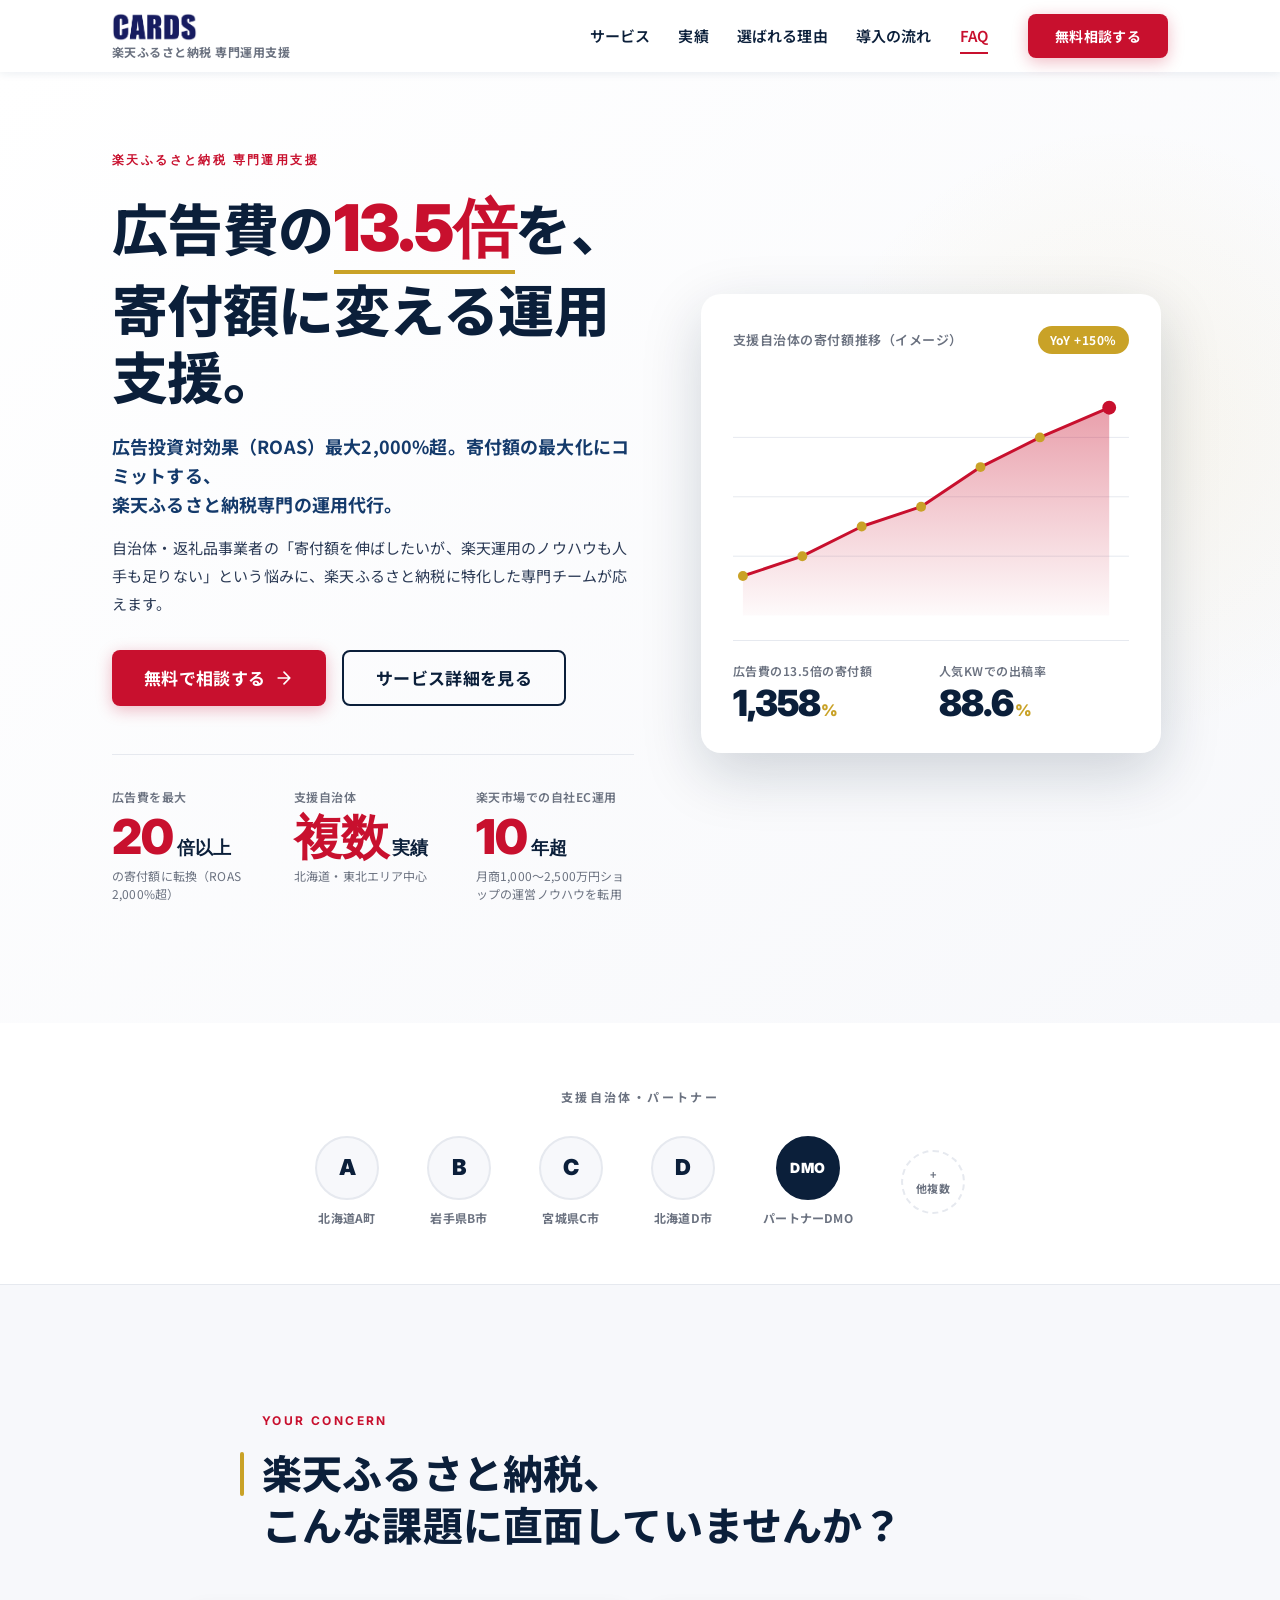
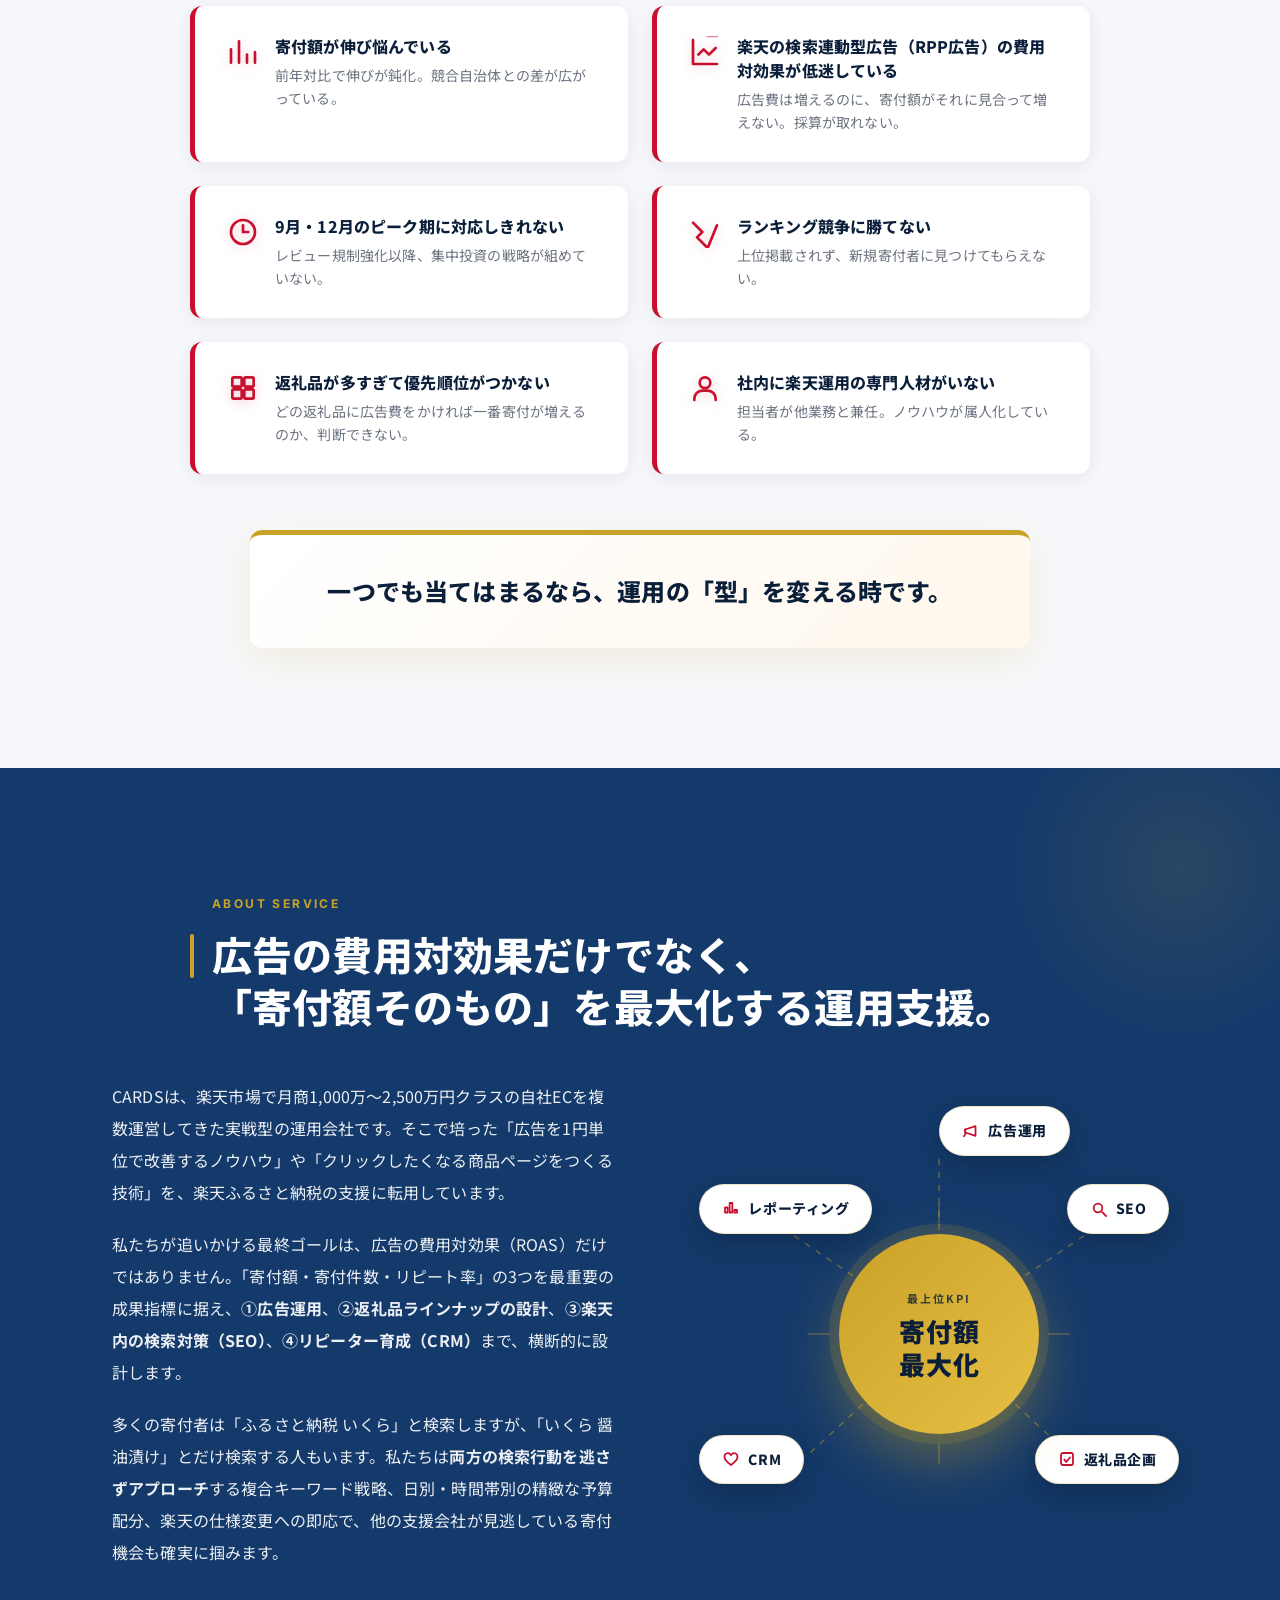
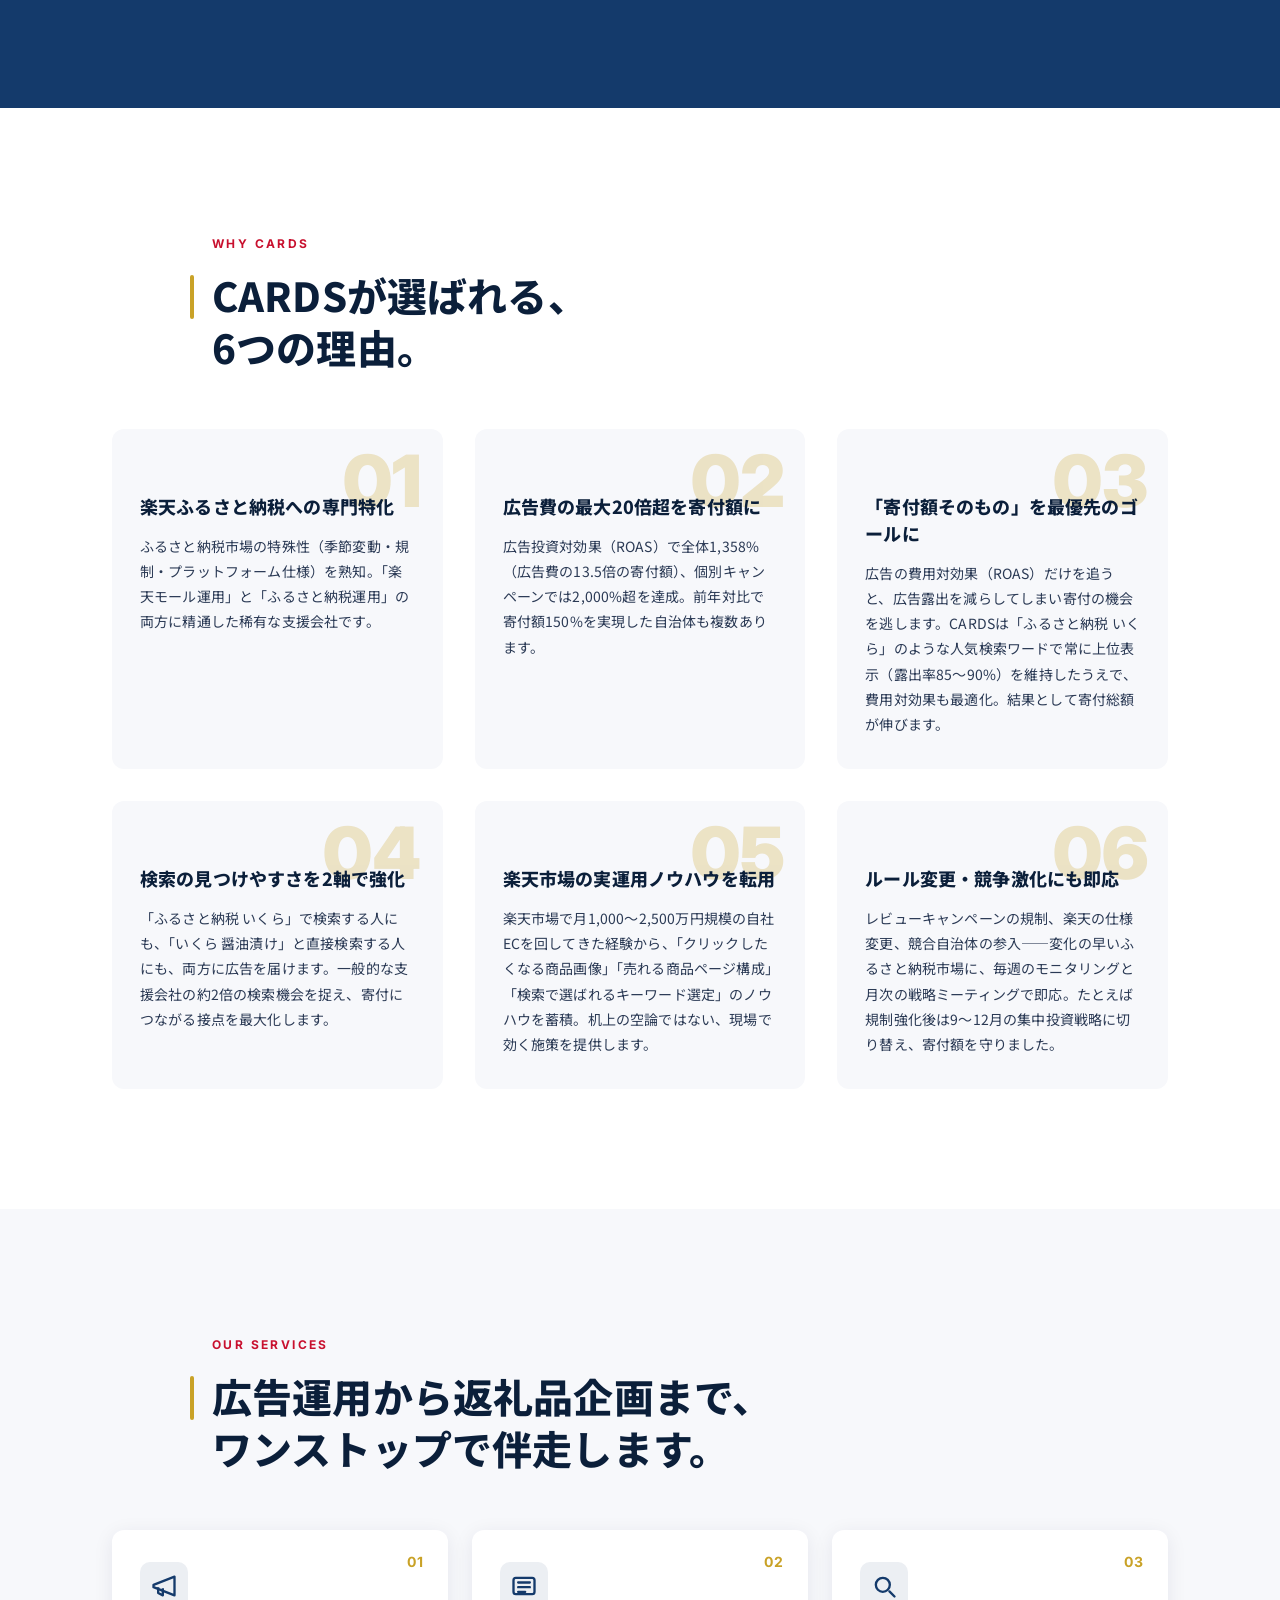
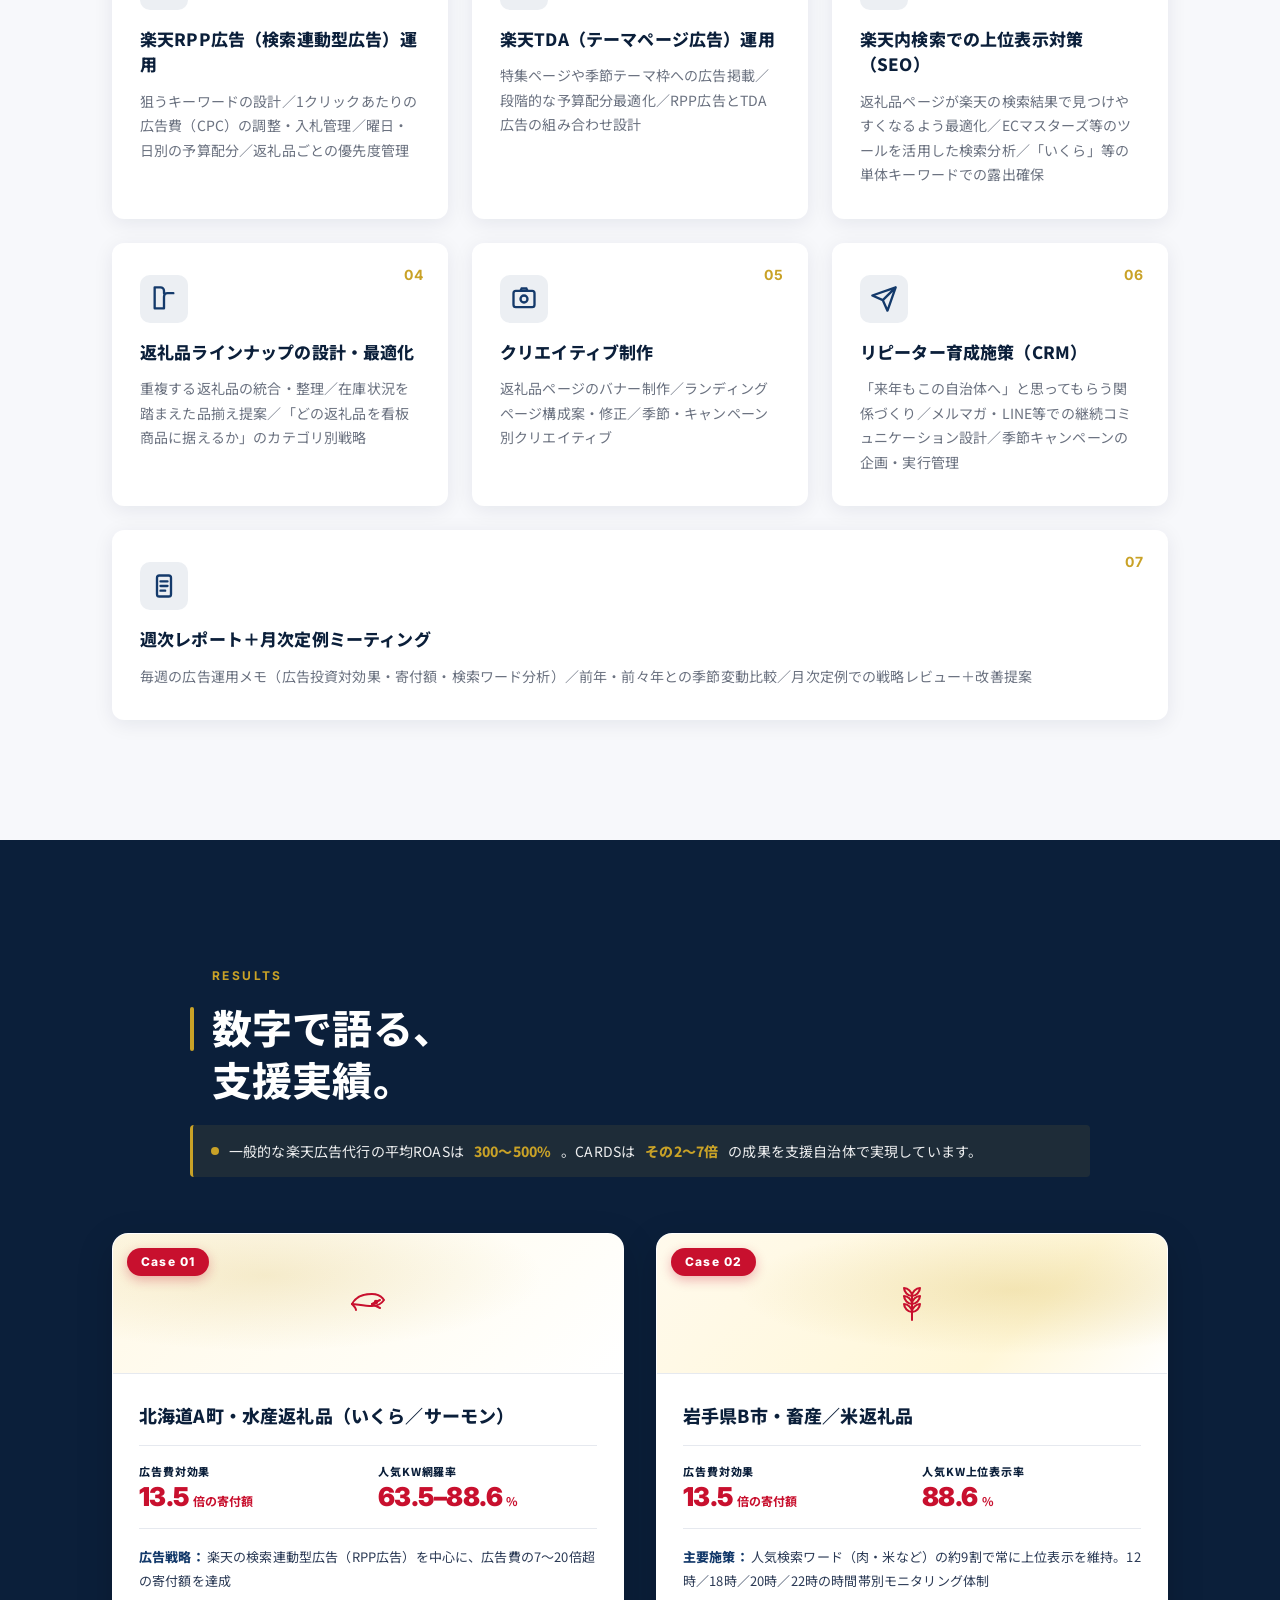
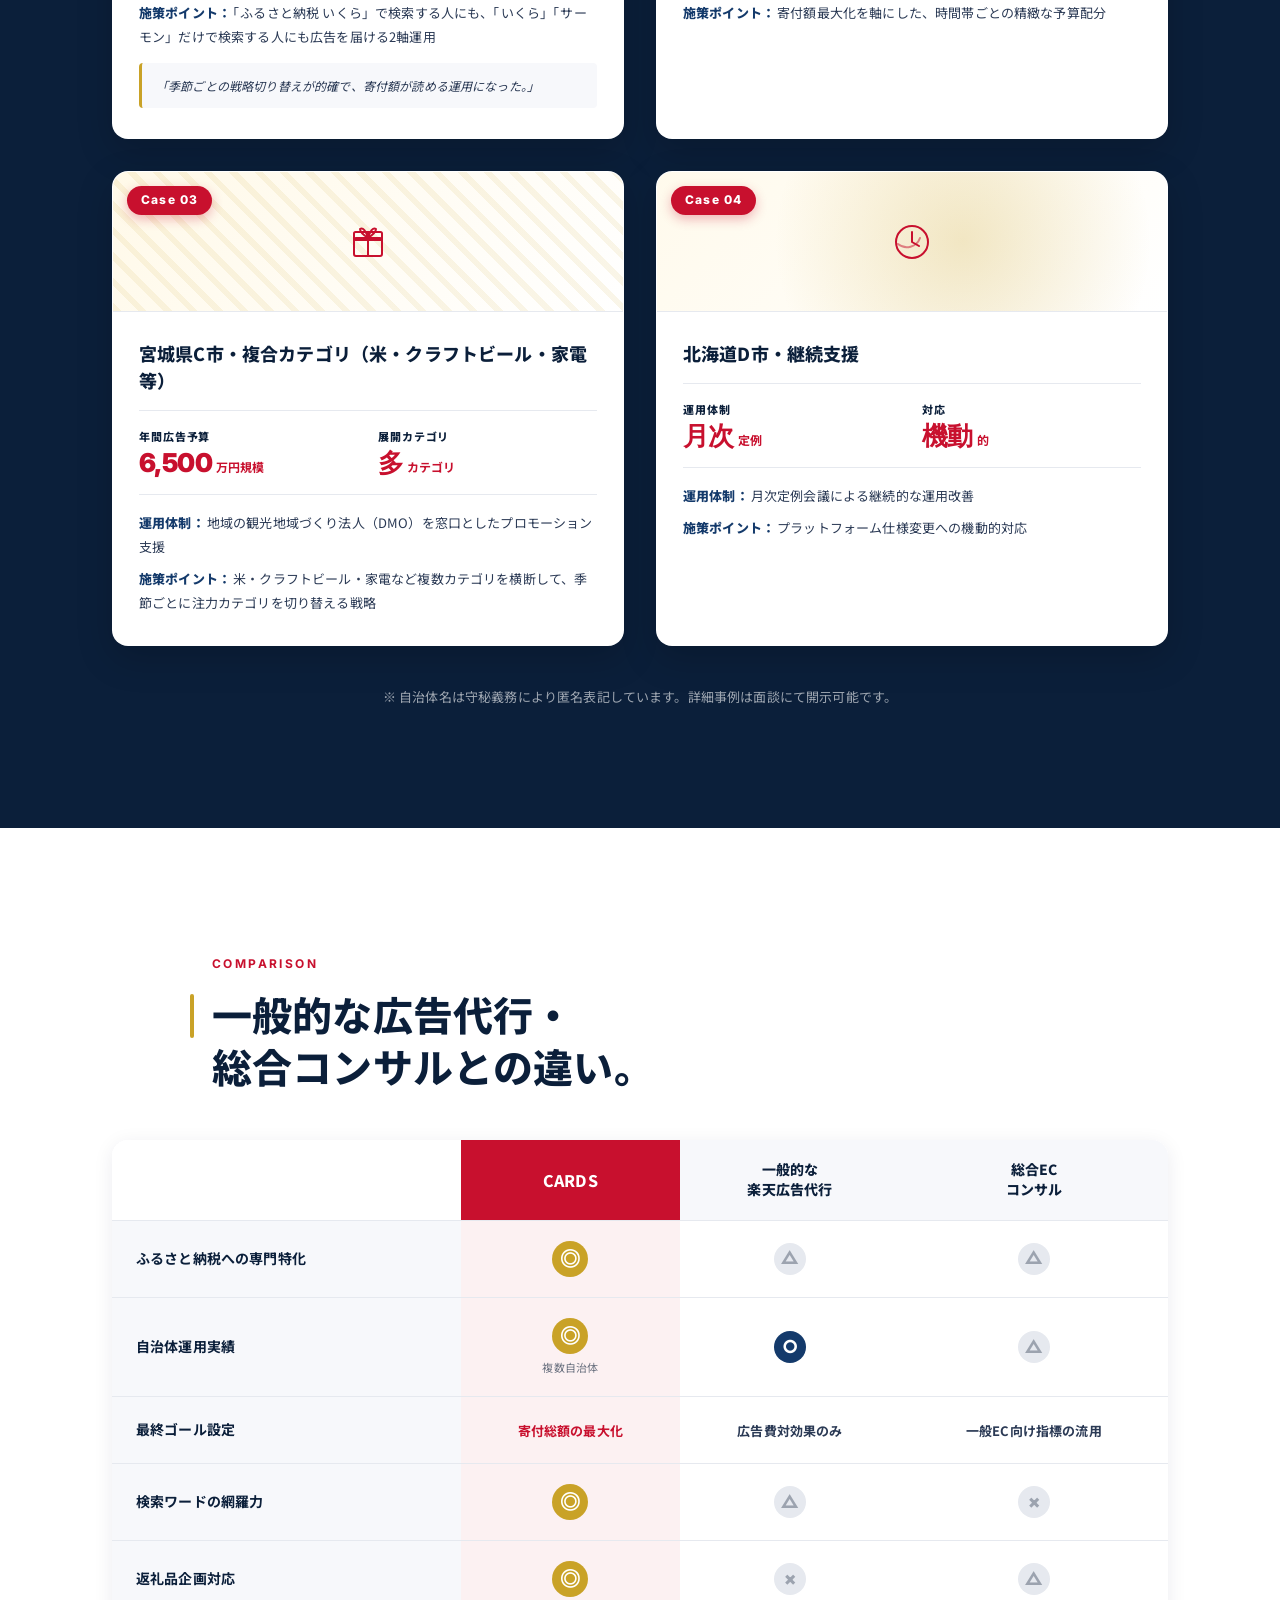
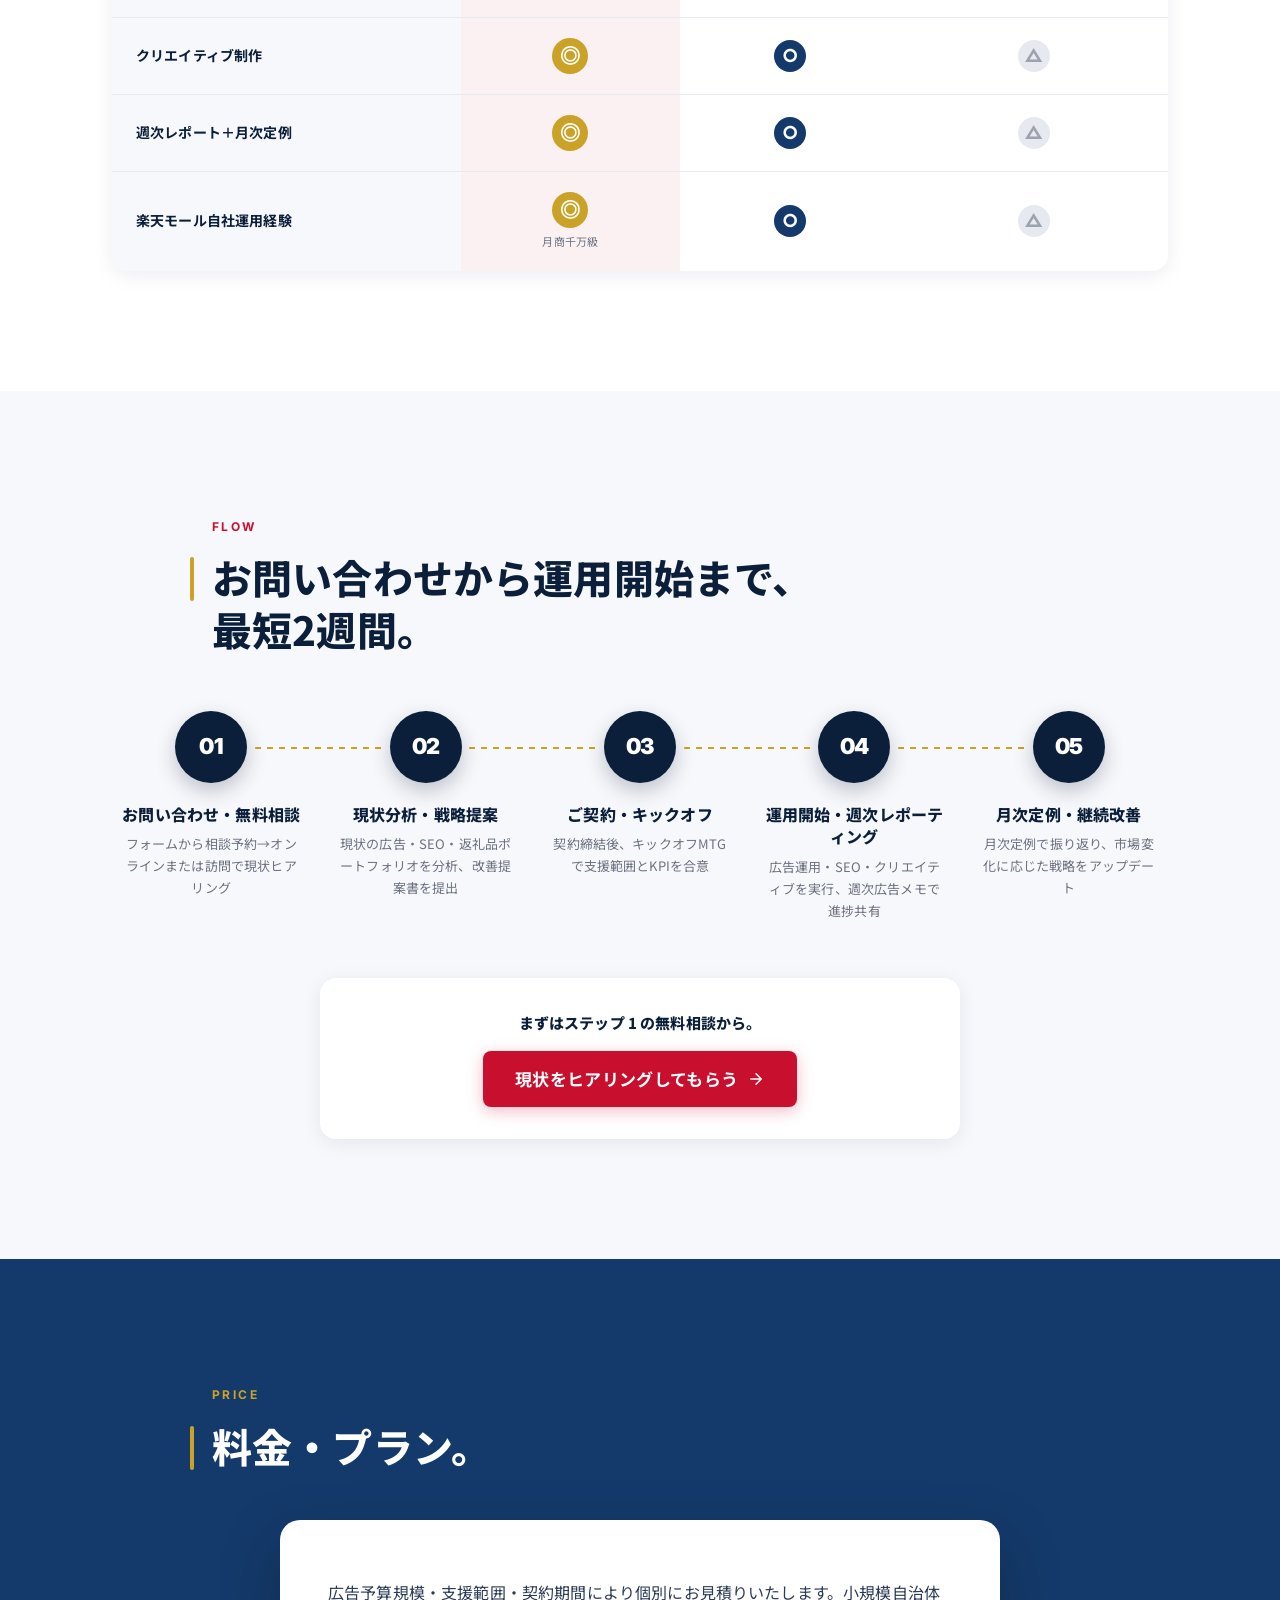
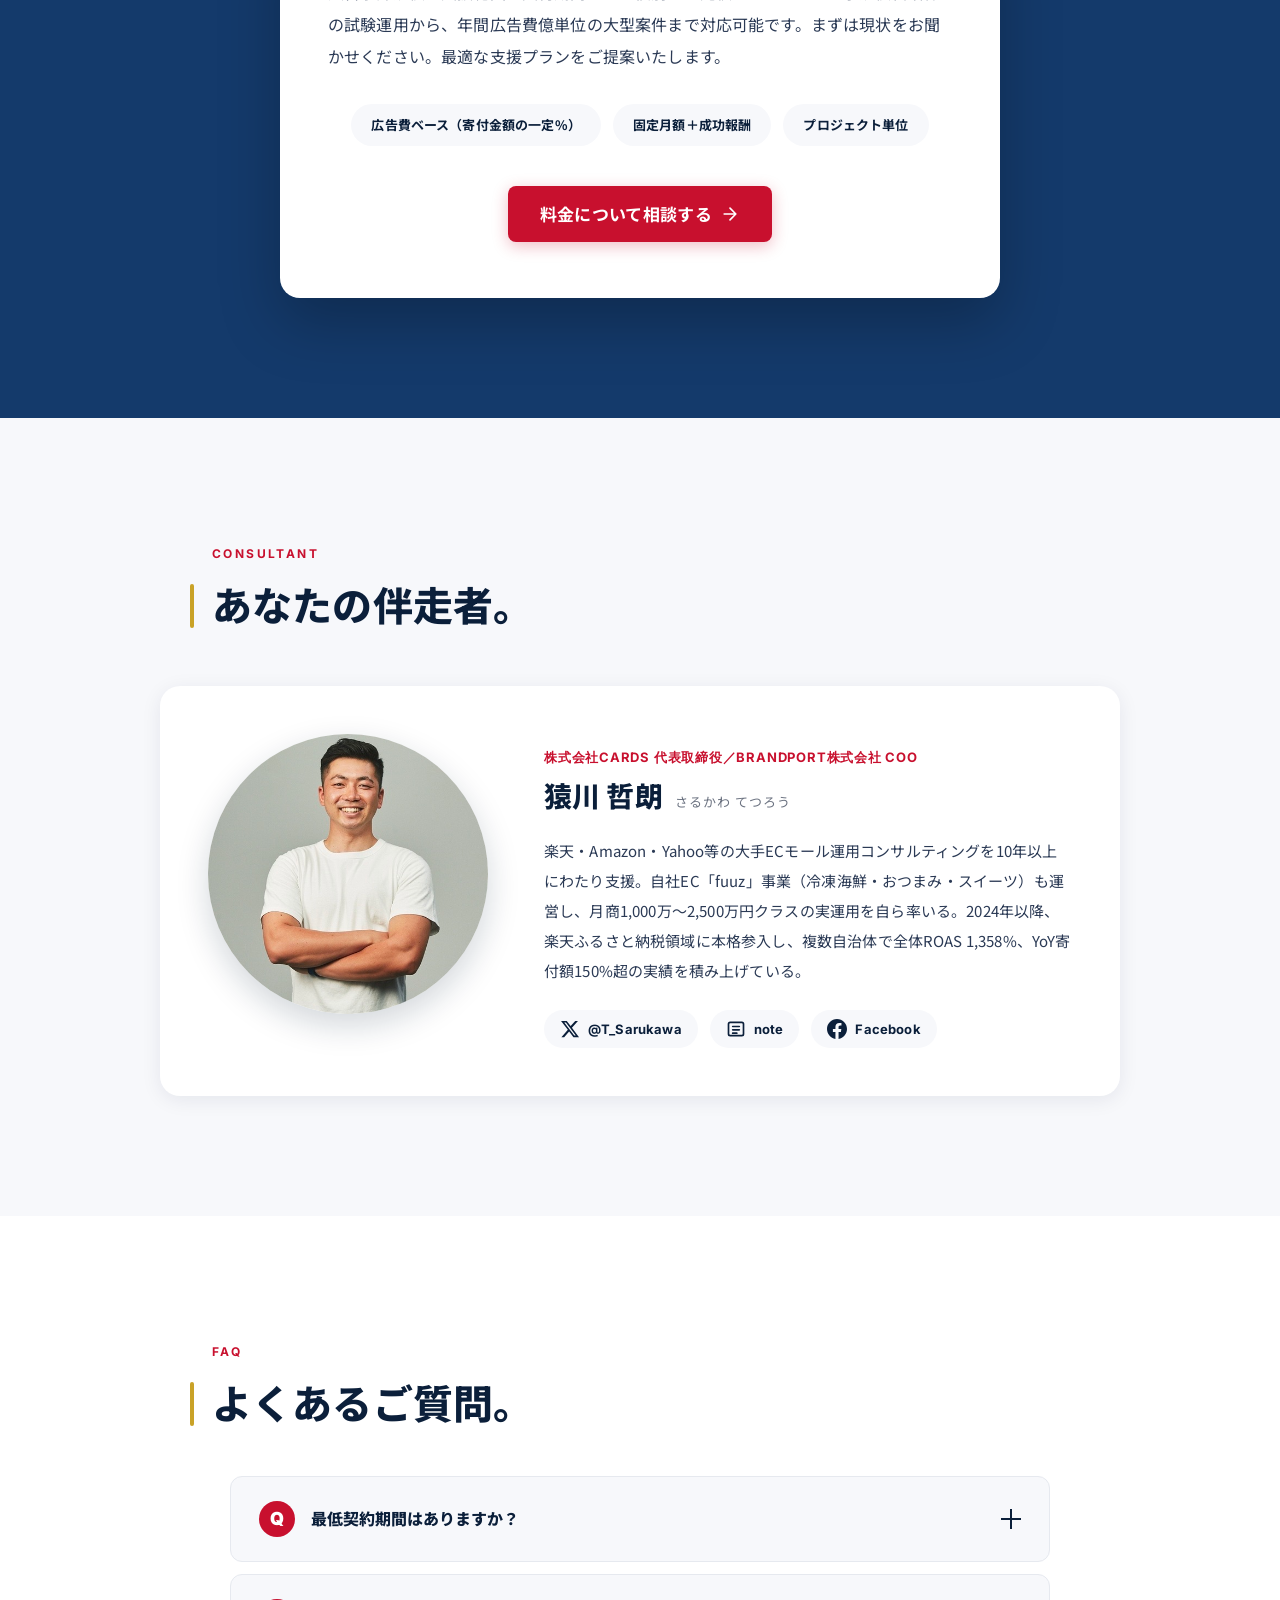
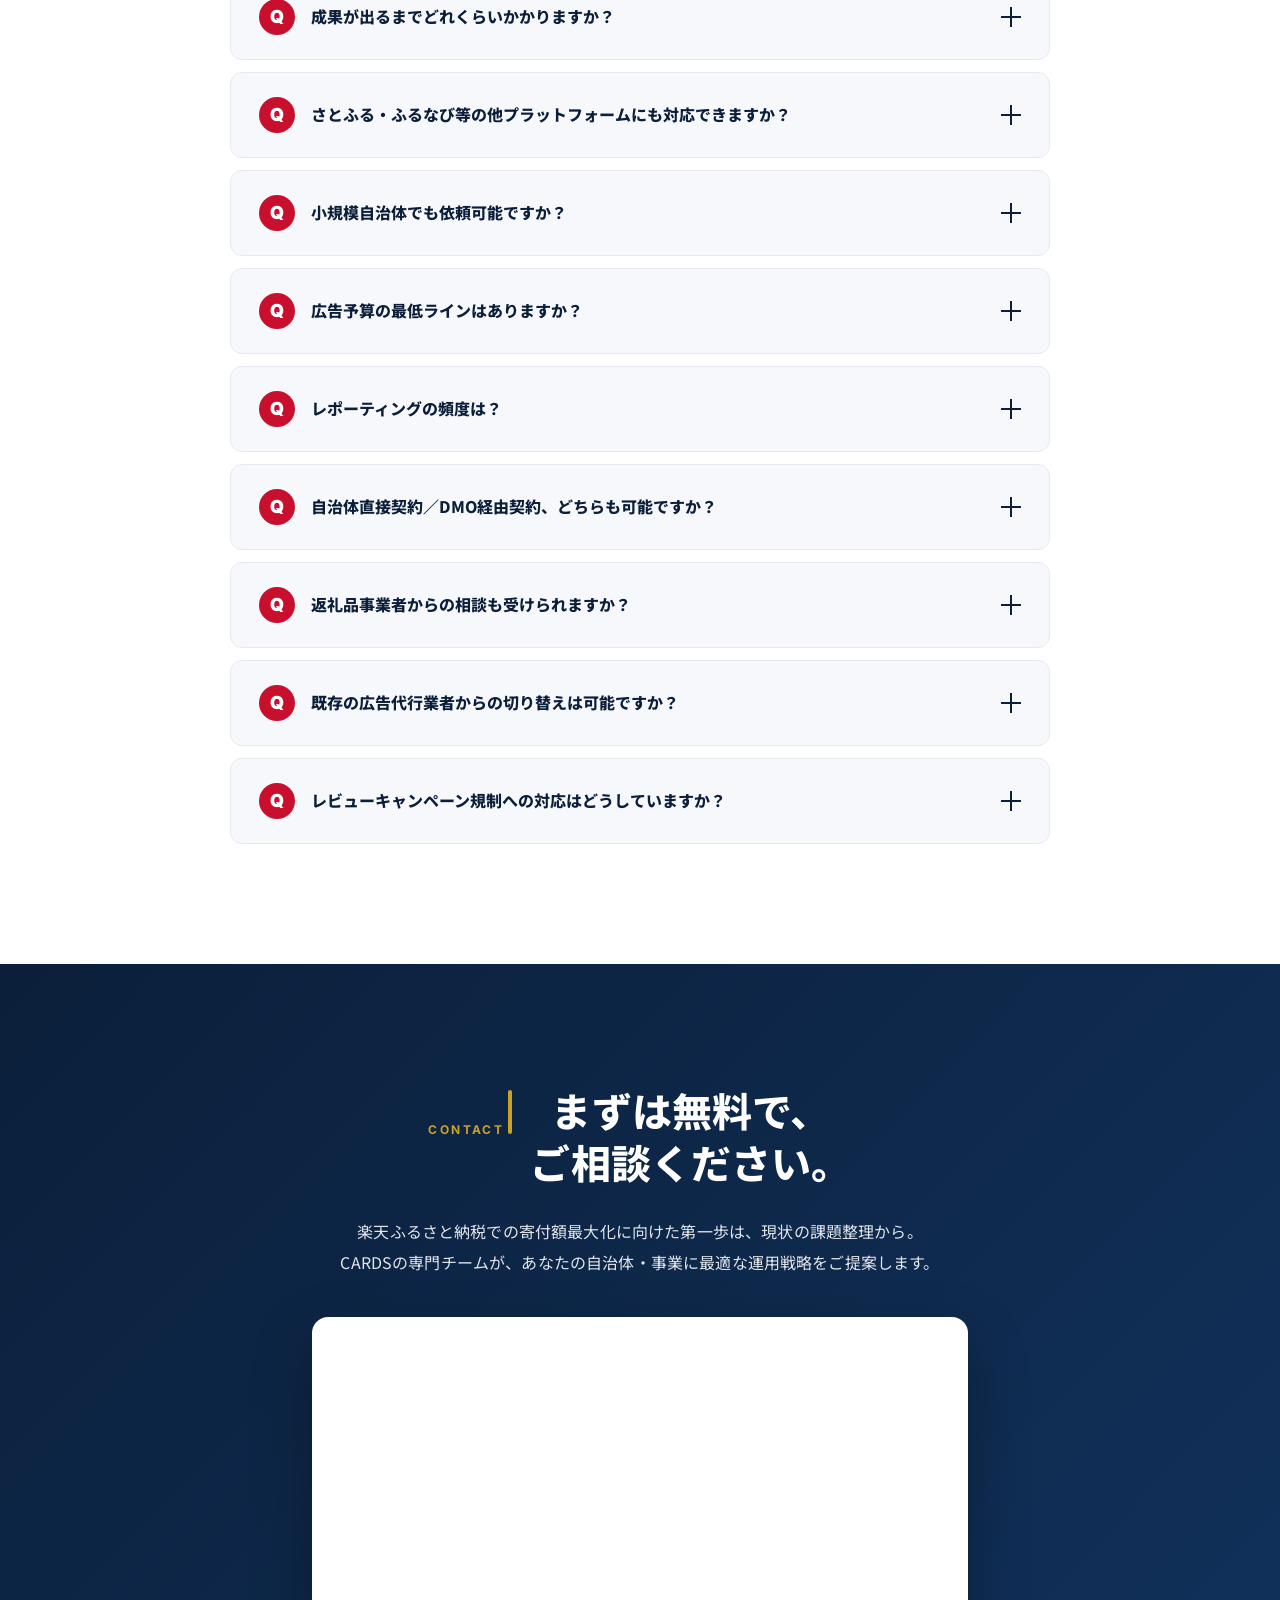
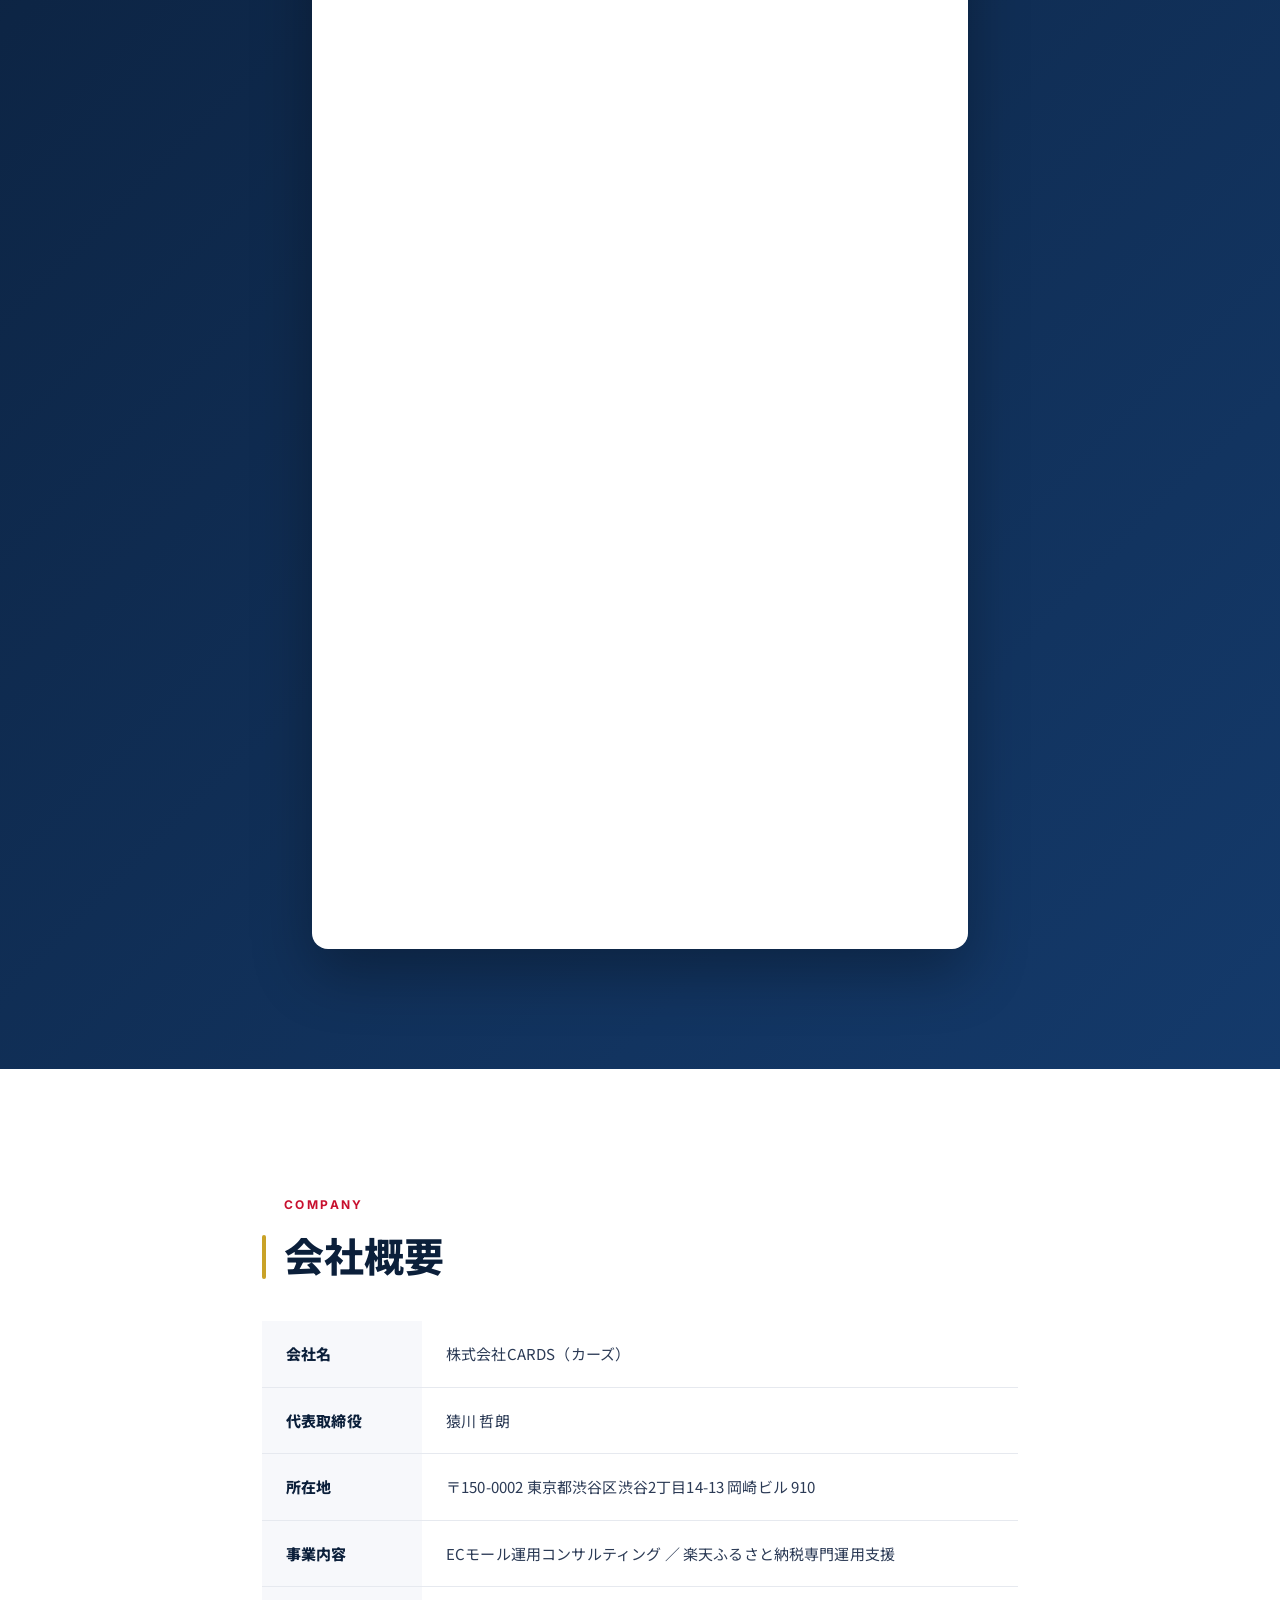
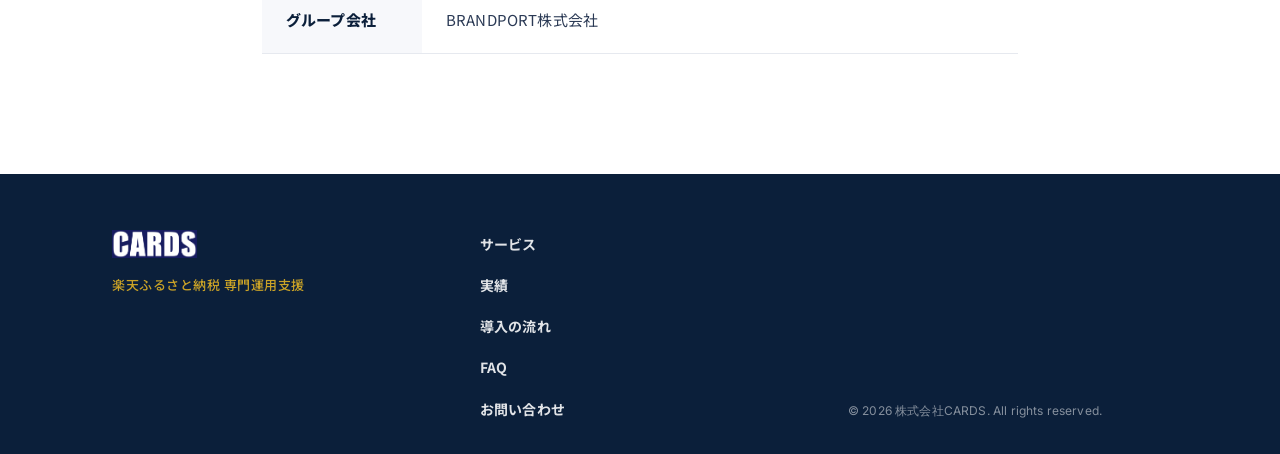
<file: index.html>
<!DOCTYPE html>
<html lang="ja">
<head>
  <meta charset="UTF-8">
  <meta name="viewport" content="width=device-width,initial-scale=1.0">
  <title>CARDS 楽天ふるさと納税 専門運用支援</title>
  <meta name="description" content="ROAS 1,358%の実績。楽天ふるさと納税 専門運用支援・株式会社CARDSの公式LP。">
  <link href="https://fonts.googleapis.com/css2?family=Inter:wght@400;600;700;800;900&family=Noto+Sans+JP:wght@400;500;700;900&display=swap" rel="stylesheet">
  <link rel="stylesheet" href="css/style.css">
</head>
<body>
  <!-- =====================================
    01. HEADER
    ====================================== -->
  <header id="top" class="header" aria-label="サイトヘッダー">
    <div class="header__container">
      <div class="header__logo">
        <a href="#top" class="header__logo-link">
          <img src="assets/images/cards-logo-navy.jpg" alt="CARDS" class="header__logo-img">
          <span class="header__logo-service">楽天ふるさと納税 専門運用支援</span>
        </a>
      </div>
      <nav class="header__nav" aria-label="グローバルナビゲーション">
        <ul class="header__nav-list">
          <li><a href="#about" class="header__nav-link">サービス</a></li>
          <li><a href="#cases" class="header__nav-link">実績</a></li>
          <li><a href="#reasons" class="header__nav-link">選ばれる理由</a></li>
          <li><a href="#flow" class="header__nav-link">導入の流れ</a></li>
          <li><a href="#faq" class="header__nav-link">FAQ</a></li>
        </ul>
      </nav>
      <div class="header__cta">
        <a href="#contact" class="btn btn--cta header__cta-btn">無料相談する</a>
      </div>
      <button id="header-mobile-nav-btn" class="header__hamburger" aria-label="メニューを開く" aria-expanded="false">
        <span class="header__hamburger-bar"></span>
        <span class="header__hamburger-bar"></span>
        <span class="header__hamburger-bar"></span>
      </button>
    </div>
    <div id="header-mobile-nav" class="header__mobile-nav" aria-label="モバイルナビ" hidden>
      <ul class="header__mobile-nav-list">
        <li><a href="#about" class="header__mobile-nav-link">サービス</a></li>
        <li><a href="#cases" class="header__mobile-nav-link">実績</a></li>
        <li><a href="#reasons" class="header__mobile-nav-link">選ばれる理由</a></li>
        <li><a href="#flow" class="header__mobile-nav-link">導入の流れ</a></li>
        <li><a href="#faq" class="header__mobile-nav-link">FAQ</a></li>
        <li><a href="#contact" class="header__mobile-nav-link header__mobile-nav-link--cta">無料相談する</a></li>
      </ul>
    </div>
  </header>

  <!-- =====================================
    02. HERO
    ====================================== -->
  <section id="hero" class="section-hero" aria-label="ヒーローコンテンツ">
    <div class="section-hero__bg-pattern" aria-hidden="true"></div>
    <div class="section-hero__container">
      <div class="section-hero__textblock">
        <p class="section-hero__eyebrow">楽天ふるさと納税 専門運用支援</p>
        <h1 class="section-hero__title">広告費の<span class="section-hero__title-accent">13.5倍</span>を、<br>寄付額に変える運用支援。</h1>
        <p class="section-hero__subtitle">広告投資対効果（ROAS）最大2,000%超。寄付額の最大化にコミットする、<br class="br-pc">楽天ふるさと納税専門の運用代行。</p>
        <p class="section-hero__lead">自治体・返礼品事業者の「寄付額を伸ばしたいが、楽天運用のノウハウも人手も足りない」という悩みに、楽天ふるさと納税に特化した専門チームが応えます。</p>
        <div class="section-hero__cta-wrap">
          <a href="#contact" class="btn btn--cta section-hero__cta-btn">
            無料で相談する
            <svg width="20" height="20" viewBox="0 0 24 24" fill="none" aria-hidden="true"><path d="M5 12h14m-7-7l7 7-7 7" stroke="currentColor" stroke-width="2" stroke-linecap="round" stroke-linejoin="round"/></svg>
          </a>
          <a href="#about" class="btn btn--ghost section-hero__cta-btn">サービス詳細を見る</a>
        </div>
        <ul class="section-hero__trust">
          <li class="section-hero__trust-item">
            <span class="section-hero__trust-label">広告費を最大</span>
            <span class="section-hero__trust-value">20<span class="section-hero__trust-unit">倍以上</span></span>
            <span class="section-hero__trust-desc">の寄付額に転換（ROAS 2,000%超）</span>
          </li>
          <li class="section-hero__trust-item">
            <span class="section-hero__trust-label">支援自治体</span>
            <span class="section-hero__trust-value">複数<span class="section-hero__trust-unit">実績</span></span>
            <span class="section-hero__trust-desc">北海道・東北エリア中心</span>
          </li>
          <li class="section-hero__trust-item">
            <span class="section-hero__trust-label">楽天市場での自社EC運用</span>
            <span class="section-hero__trust-value">10<span class="section-hero__trust-unit">年超</span></span>
            <span class="section-hero__trust-desc">月商1,000〜2,500万円ショップの運営ノウハウを転用</span>
          </li>
        </ul>
      </div>
      <div class="section-hero__visual">
        <div class="section-hero__visual-card">
          <div class="section-hero__visual-header">
            <span class="section-hero__visual-label">支援自治体の寄付額推移（イメージ）</span>
            <span class="section-hero__visual-badge">YoY +150%</span>
          </div>
          <svg class="section-hero__visual-chart" viewBox="0 0 400 240" xmlns="http://www.w3.org/2000/svg" aria-hidden="true">
            <defs>
              <linearGradient id="chart-gradient" x1="0" y1="0" x2="0" y2="1">
                <stop offset="0%" stop-color="#C8102E" stop-opacity="0.4"/>
                <stop offset="100%" stop-color="#C8102E" stop-opacity="0.02"/>
              </linearGradient>
            </defs>
            <g stroke="#E6E9EF" stroke-width="1">
              <line x1="0" y1="60" x2="400" y2="60"/>
              <line x1="0" y1="120" x2="400" y2="120"/>
              <line x1="0" y1="180" x2="400" y2="180"/>
            </g>
            <path d="M 10 200 L 70 180 L 130 150 L 190 130 L 250 90 L 310 60 L 380 30 L 380 240 L 10 240 Z" fill="url(#chart-gradient)"/>
            <path d="M 10 200 L 70 180 L 130 150 L 190 130 L 250 90 L 310 60 L 380 30" stroke="#C8102E" stroke-width="3" fill="none" stroke-linecap="round" stroke-linejoin="round"/>
            <g fill="#C9A227">
              <circle cx="10" cy="200" r="5"/>
              <circle cx="70" cy="180" r="5"/>
              <circle cx="130" cy="150" r="5"/>
              <circle cx="190" cy="130" r="5"/>
              <circle cx="250" cy="90" r="5"/>
              <circle cx="310" cy="60" r="5"/>
              <circle cx="380" cy="30" r="7" fill="#C8102E"/>
            </g>
          </svg>
          <div class="section-hero__visual-footer">
            <div class="section-hero__visual-stat">
              <span class="section-hero__visual-stat-label">広告費の13.5倍の寄付額</span>
              <span class="section-hero__visual-stat-value">1,358<span>%</span></span>
            </div>
            <div class="section-hero__visual-stat">
              <span class="section-hero__visual-stat-label">人気KWでの出稿率</span>
              <span class="section-hero__visual-stat-value">88.6<span>%</span></span>
            </div>
          </div>
        </div>
      </div>
    </div>
  </section>

  <!-- =====================================
    02.5 TRUST LOGOS
    ====================================== -->
  <section class="section-logos" aria-label="支援自治体・パートナー一覧">
    <div class="section-logos__container">
      <p class="section-logos__label">支援自治体・パートナー</p>
      <ul class="section-logos__list">
        <li class="section-logos__item"><span class="section-logos__mark">A</span><span class="section-logos__name">北海道A町</span></li>
        <li class="section-logos__item"><span class="section-logos__mark">B</span><span class="section-logos__name">岩手県B市</span></li>
        <li class="section-logos__item"><span class="section-logos__mark">C</span><span class="section-logos__name">宮城県C市</span></li>
        <li class="section-logos__item"><span class="section-logos__mark">D</span><span class="section-logos__name">北海道D市</span></li>
        <li class="section-logos__item section-logos__item--dmo"><span class="section-logos__mark">DMO</span><span class="section-logos__name">パートナーDMO</span></li>
        <li class="section-logos__item section-logos__item--more"><span class="section-logos__more">+<br>他複数</span></li>
      </ul>
    </div>
  </section>

  <!-- =====================================
    03. CONCERN
    ====================================== -->
  <section id="concern" class="section-concern" aria-label="お悩み">
    <div class="section-concern__container">
      <div class="section-concern__header">
        <p class="section-eyebrow">Your Concern</p>
        <h2 class="section-title">楽天ふるさと納税、<br>こんな課題に直面していませんか？</h2>
      </div>
      <ul class="section-concern__list">
        <li class="section-concern__item">
          <div class="section-concern__icon" aria-hidden="true">
            <svg width="32" height="32" viewBox="0 0 24 24" fill="none"><path d="M3 20V10M9 20V4M15 20V14M21 20V12" stroke="currentColor" stroke-width="2" stroke-linecap="round"/></svg>
          </div>
          <div class="section-concern__text">
            <div class="section-concern__label">寄付額が伸び悩んでいる</div>
            <div class="section-concern__desc">前年対比で伸びが鈍化。競合自治体との差が広がっている。</div>
          </div>
        </li>
        <li class="section-concern__item">
          <div class="section-concern__icon" aria-hidden="true">
            <svg width="32" height="32" viewBox="0 0 24 24" fill="none"><path d="M3 3v18h18M7 14l4-4 4 4 5-5" stroke="currentColor" stroke-width="2" stroke-linecap="round" stroke-linejoin="round"/><path d="M14 9h7v7" stroke="currentColor" stroke-width="2" stroke-linecap="round" stroke-linejoin="round" opacity="0.5" transform="translate(0 9) scale(1 -1)"/></svg>
          </div>
          <div class="section-concern__text">
            <div class="section-concern__label">楽天の検索連動型広告（RPP広告）の費用対効果が低迷している</div>
            <div class="section-concern__desc">広告費は増えるのに、寄付額がそれに見合って増えない。採算が取れない。</div>
          </div>
        </li>
        <li class="section-concern__item">
          <div class="section-concern__icon" aria-hidden="true">
            <svg width="32" height="32" viewBox="0 0 24 24" fill="none"><circle cx="12" cy="12" r="9" stroke="currentColor" stroke-width="2"/><path d="M12 7v5h4" stroke="currentColor" stroke-width="2" stroke-linecap="round"/></svg>
          </div>
          <div class="section-concern__text">
            <div class="section-concern__label">9月・12月のピーク期に対応しきれない</div>
            <div class="section-concern__desc">レビュー規制強化以降、集中投資の戦略が組めていない。</div>
          </div>
        </li>
        <li class="section-concern__item">
          <div class="section-concern__icon" aria-hidden="true">
            <svg width="32" height="32" viewBox="0 0 24 24" fill="none"><path d="M3 5l7 7-4 4 8 8L21 7" stroke="currentColor" stroke-width="2" stroke-linecap="round" stroke-linejoin="round"/></svg>
          </div>
          <div class="section-concern__text">
            <div class="section-concern__label">ランキング競争に勝てない</div>
            <div class="section-concern__desc">上位掲載されず、新規寄付者に見つけてもらえない。</div>
          </div>
        </li>
        <li class="section-concern__item">
          <div class="section-concern__icon" aria-hidden="true">
            <svg width="32" height="32" viewBox="0 0 24 24" fill="none"><rect x="4" y="4" width="7" height="7" rx="1" stroke="currentColor" stroke-width="2"/><rect x="13" y="4" width="7" height="7" rx="1" stroke="currentColor" stroke-width="2"/><rect x="4" y="13" width="7" height="7" rx="1" stroke="currentColor" stroke-width="2"/><rect x="13" y="13" width="7" height="7" rx="1" stroke="currentColor" stroke-width="2"/></svg>
          </div>
          <div class="section-concern__text">
            <div class="section-concern__label">返礼品が多すぎて優先順位がつかない</div>
            <div class="section-concern__desc">どの返礼品に広告費をかければ一番寄付が増えるのか、判断できない。</div>
          </div>
        </li>
        <li class="section-concern__item">
          <div class="section-concern__icon" aria-hidden="true">
            <svg width="32" height="32" viewBox="0 0 24 24" fill="none"><circle cx="12" cy="8" r="4" stroke="currentColor" stroke-width="2"/><path d="M4 21v-1a6 6 0 0 1 6-6h4a6 6 0 0 1 6 6v1" stroke="currentColor" stroke-width="2" stroke-linecap="round"/></svg>
          </div>
          <div class="section-concern__text">
            <div class="section-concern__label">社内に楽天運用の専門人材がいない</div>
            <div class="section-concern__desc">担当者が他業務と兼任。ノウハウが属人化している。</div>
          </div>
        </li>
      </ul>
      <div class="section-concern__conclusion">一つでも当てはまるなら、運用の「型」を変える時です。</div>
    </div>
  </section>

  <!-- =====================================
    04. ABOUT SERVICE
    ====================================== -->
  <section id="about" class="section-about" aria-label="サービス概要">
    <div class="section-about__container">
      <div class="section-about__header">
        <p class="section-eyebrow section-eyebrow--light">About Service</p>
        <h2 class="section-title section-title--light">広告の費用対効果だけでなく、<br>「寄付額そのもの」を最大化する運用支援。</h2>
      </div>
      <div class="section-about__content">
        <div class="section-about__desc">
          <p>CARDSは、楽天市場で月商1,000万〜2,500万円クラスの自社ECを複数運営してきた実戦型の運用会社です。そこで培った「広告を1円単位で改善するノウハウ」や「クリックしたくなる商品ページをつくる技術」を、楽天ふるさと納税の支援に転用しています。</p>
          <p>私たちが追いかける最終ゴールは、広告の費用対効果（ROAS）だけではありません。「寄付額・寄付件数・リピート率」の3つを最重要の成果指標に据え、<strong>①広告運用</strong>、<strong>②返礼品ラインナップの設計</strong>、<strong>③楽天内の検索対策（SEO）</strong>、<strong>④リピーター育成（CRM）</strong>まで、横断的に設計します。</p>
          <p>多くの寄付者は「ふるさと納税 いくら」と検索しますが、「いくら 醤油漬け」とだけ検索する人もいます。私たちは<strong>両方の検索行動を逃さずアプローチ</strong>する複合キーワード戦略、日別・時間帯別の精緻な予算配分、楽天の仕様変更への即応で、他の支援会社が見逃している寄付機会も確実に掴みます。</p>
        </div>
        <div class="section-about__diagram" aria-hidden="true">
          <svg class="about-diagram__svg" width="440" height="440" viewBox="0 0 440 440" fill="none" xmlns="http://www.w3.org/2000/svg">
            <defs>
              <radialGradient id="ripple-gradient1" cx="50%" cy="50%" r="80%">
                <stop offset="0%" stop-color="#C9A227" stop-opacity="0.28"/>
                <stop offset="100%" stop-color="#0B1F3A" stop-opacity="0"/>
              </radialGradient>
              <radialGradient id="ripple-gradient2" cx="50%" cy="50%" r="80%">
                <stop offset="0%" stop-color="#C9A227" stop-opacity="0.5"/>
                <stop offset="100%" stop-color="#0B1F3A" stop-opacity="0"/>
              </radialGradient>
            </defs>
            <circle cx="220" cy="220" r="100" fill="url(#ripple-gradient1)"/>
            <circle cx="220" cy="220" r="130" fill="none" stroke="url(#ripple-gradient2)" stroke-width="2" opacity="0.2"/>
            <circle cx="220" cy="220" r="165" fill="none" stroke="url(#ripple-gradient2)" stroke-width="1.5" opacity="0.12"/>
            <g opacity="0.28">
              <line x1="220" y1="110" x2="220" y2="90" stroke="#C9A227" stroke-width="2" stroke-linecap="round"/>
              <line x1="220" y1="330" x2="220" y2="350" stroke="#C9A227" stroke-width="2" stroke-linecap="round"/>
              <line x1="110" y1="220" x2="90" y2="220" stroke="#C9A227" stroke-width="2" stroke-linecap="round"/>
              <line x1="330" y1="220" x2="350" y2="220" stroke="#C9A227" stroke-width="2" stroke-linecap="round"/>
            </g>
            <g stroke="#C9A227" stroke-width="1.5" stroke-dasharray="6,7" opacity="0.45">
              <line x1="220" y1="220" x2="220" y2="40"/>
              <line x1="220" y1="220" x2="380.79" y2="111.08"/>
              <line x1="220" y1="220" x2="348.92" y2="338.92"/>
              <line x1="220" y1="220" x2="91.08" y2="338.92"/>
              <line x1="220" y1="220" x2="59.21" y2="111.08"/>
            </g>
          </svg>
          <div class="about-diagram__center">
            <span class="about-diagram__center-eyebrow">最上位KPI</span>
            <span class="about-diagram__center-title">寄付額<br>最大化</span>
          </div>
          <div class="about-diagram__pill about-diagram__pill--ad">
            <span class="about-diagram__pill-icon">
              <svg width="18" height="18" viewBox="0 0 18 18" fill="none" stroke="currentColor" stroke-width="1.8" stroke-linecap="round" stroke-linejoin="round"><path d="M3.2 7.5L13.5 4.2V13.8L3.2 10.5V7.5Z"/><path d="M3.2 7.5V10.5"/><path d="M2 14.3L3.7 11.4"/></svg>
            </span>
            <span class="about-diagram__pill-label">広告運用</span>
          </div>
          <div class="about-diagram__pill about-diagram__pill--seo">
            <span class="about-diagram__pill-icon">
              <svg width="18" height="18" viewBox="0 0 18 18" fill="none" stroke="currentColor" stroke-width="1.8" stroke-linecap="round" stroke-linejoin="round"><circle cx="8" cy="8" r="4.3"/><line x1="12.2" y1="12.2" x2="16" y2="16"/></svg>
            </span>
            <span class="about-diagram__pill-label">SEO</span>
          </div>
          <div class="about-diagram__pill about-diagram__pill--product">
            <span class="about-diagram__pill-icon">
              <svg width="18" height="18" viewBox="0 0 18 18" fill="none" stroke="currentColor" stroke-width="1.8" stroke-linecap="round" stroke-linejoin="round"><rect x="3" y="3" width="12" height="12" rx="2"/><polyline points="6.3 9.5 8.2 12 12 7.5"/></svg>
            </span>
            <span class="about-diagram__pill-label">返礼品企画</span>
          </div>
          <div class="about-diagram__pill about-diagram__pill--crm">
            <span class="about-diagram__pill-icon">
              <svg width="18" height="18" viewBox="0 0 18 18" fill="none" stroke="currentColor" stroke-width="1.8" stroke-linecap="round" stroke-linejoin="round"><path d="M9 15S2.5 10.1 2.5 6.9A3.4 3.4 0 0 1 8.2 4.1a3.3 3.3 0 0 1 .8 1.1 3.3 3.3 0 0 1 .8-1.1 3.4 3.4 0 0 1 5.7 2.8C15.5 10.1 9 15 9 15z"/></svg>
            </span>
            <span class="about-diagram__pill-label">CRM</span>
          </div>
          <div class="about-diagram__pill about-diagram__pill--report">
            <span class="about-diagram__pill-icon">
              <svg width="18" height="18" viewBox="0 0 18 18" fill="none" stroke="currentColor" stroke-width="1.8" stroke-linecap="round" stroke-linejoin="round"><rect x="3" y="7.5" width="2.7" height="5"/><rect x="7.65" y="3" width="2.7" height="9.5"/><rect x="12.3" y="10" width="2.7" height="2.5"/></svg>
            </span>
            <span class="about-diagram__pill-label">レポーティング</span>
          </div>
        </div>
      </div>
    </div>
  </section>

  <!-- =====================================
    05. WHY CARDS
    ====================================== -->
  <section id="reasons" class="section-reasons" aria-label="選ばれる6つの理由">
    <div class="section-reasons__container">
      <div class="section-reasons__header">
        <p class="section-eyebrow">Why CARDS</p>
        <h2 class="section-title">CARDSが選ばれる、<br>6つの理由。</h2>
      </div>
      <ul class="section-reasons__list">
        <li class="section-reasons__card">
          <span class="section-reasons__num">01</span>
          <h3 class="section-reasons__card-title">楽天ふるさと納税への専門特化</h3>
          <p class="section-reasons__card-desc">ふるさと納税市場の特殊性（季節変動・規制・プラットフォーム仕様）を熟知。「楽天モール運用」と「ふるさと納税運用」の両方に精通した稀有な支援会社です。</p>
        </li>
        <li class="section-reasons__card">
          <span class="section-reasons__num">02</span>
          <h3 class="section-reasons__card-title">広告費の最大20倍超を寄付額に</h3>
          <p class="section-reasons__card-desc">広告投資対効果（ROAS）で全体1,358%（広告費の13.5倍の寄付額）、個別キャンペーンでは2,000%超を達成。前年対比で寄付額150%を実現した自治体も複数あります。</p>
        </li>
        <li class="section-reasons__card">
          <span class="section-reasons__num">03</span>
          <h3 class="section-reasons__card-title">「寄付額そのもの」を最優先のゴールに</h3>
          <p class="section-reasons__card-desc">広告の費用対効果（ROAS）だけを追うと、広告露出を減らしてしまい寄付の機会を逃します。CARDSは「ふるさと納税 いくら」のような人気検索ワードで常に上位表示（露出率85〜90%）を維持したうえで、費用対効果も最適化。結果として寄付総額が伸びます。</p>
        </li>
        <li class="section-reasons__card">
          <span class="section-reasons__num">04</span>
          <h3 class="section-reasons__card-title">検索の見つけやすさを2軸で強化</h3>
          <p class="section-reasons__card-desc">「ふるさと納税 いくら」で検索する人にも、「いくら 醤油漬け」と直接検索する人にも、両方に広告を届けます。一般的な支援会社の約2倍の検索機会を捉え、寄付につながる接点を最大化します。</p>
        </li>
        <li class="section-reasons__card">
          <span class="section-reasons__num">05</span>
          <h3 class="section-reasons__card-title">楽天市場の実運用ノウハウを転用</h3>
          <p class="section-reasons__card-desc">楽天市場で月1,000〜2,500万円規模の自社ECを回してきた経験から、「クリックしたくなる商品画像」「売れる商品ページ構成」「検索で選ばれるキーワード選定」のノウハウを蓄積。机上の空論ではない、現場で効く施策を提供します。</p>
        </li>
        <li class="section-reasons__card">
          <span class="section-reasons__num">06</span>
          <h3 class="section-reasons__card-title">ルール変更・競争激化にも即応</h3>
          <p class="section-reasons__card-desc">レビューキャンペーンの規制、楽天の仕様変更、競合自治体の参入——変化の早いふるさと納税市場に、毎週のモニタリングと月次の戦略ミーティングで即応。たとえば規制強化後は9〜12月の集中投資戦略に切り替え、寄付額を守りました。</p>
        </li>
      </ul>
    </div>
  </section>

  <!-- =====================================
    06. SERVICE CONTENTS
    ====================================== -->
  <section id="services" class="section-services" aria-label="支援サービス内容">
    <div class="section-services__container">
      <div class="section-services__header">
        <p class="section-eyebrow">Our Services</p>
        <h2 class="section-title">広告運用から返礼品企画まで、<br>ワンストップで伴走します。</h2>
      </div>
      <ul class="section-services__list">
        <li class="section-services__card">
          <span class="section-services__num">01</span>
          <div class="section-services__icon" aria-hidden="true">
            <svg width="28" height="28" viewBox="0 0 24 24" fill="none"><path d="M3 11l18-7v16L3 13v-2z" stroke="currentColor" stroke-width="2" stroke-linejoin="round"/><path d="M7 13v5l4 2V14" stroke="currentColor" stroke-width="2" stroke-linejoin="round"/></svg>
          </div>
          <h3 class="section-services__label">楽天RPP広告（検索連動型広告）運用</h3>
          <p class="section-services__desc">狙うキーワードの設計／1クリックあたりの広告費（CPC）の調整・入札管理／曜日・日別の予算配分／返礼品ごとの優先度管理</p>
        </li>
        <li class="section-services__card">
          <span class="section-services__num">02</span>
          <div class="section-services__icon" aria-hidden="true">
            <svg width="28" height="28" viewBox="0 0 24 24" fill="none"><rect x="3" y="5" width="18" height="14" rx="2" stroke="currentColor" stroke-width="2"/><path d="M7 9h10M7 13h10M7 17h6" stroke="currentColor" stroke-width="2" stroke-linecap="round"/></svg>
          </div>
          <h3 class="section-services__label">楽天TDA（テーマページ広告）運用</h3>
          <p class="section-services__desc">特集ページや季節テーマ枠への広告掲載／段階的な予算配分最適化／RPP広告とTDA広告の組み合わせ設計</p>
        </li>
        <li class="section-services__card">
          <span class="section-services__num">03</span>
          <div class="section-services__icon" aria-hidden="true">
            <svg width="28" height="28" viewBox="0 0 24 24" fill="none"><circle cx="11" cy="11" r="6" stroke="currentColor" stroke-width="2"/><path d="M21 21l-4.35-4.35" stroke="currentColor" stroke-width="2" stroke-linecap="round"/></svg>
          </div>
          <h3 class="section-services__label">楽天内検索での上位表示対策（SEO）</h3>
          <p class="section-services__desc">返礼品ページが楽天の検索結果で見つけやすくなるよう最適化／ECマスターズ等のツールを活用した検索分析／「いくら」等の単体キーワードでの露出確保</p>
        </li>
        <li class="section-services__card">
          <span class="section-services__num">04</span>
          <div class="section-services__icon" aria-hidden="true">
            <svg width="28" height="28" viewBox="0 0 24 24" fill="none"><path d="M20 7h-5a3 3 0 0 0-3 3v10m0-13V5a3 3 0 0 0-3-3H4v18h8" stroke="currentColor" stroke-width="2" stroke-linecap="round" stroke-linejoin="round"/></svg>
          </div>
          <h3 class="section-services__label">返礼品ラインナップの設計・最適化</h3>
          <p class="section-services__desc">重複する返礼品の統合・整理／在庫状況を踏まえた品揃え提案／「どの返礼品を看板商品に据えるか」のカテゴリ別戦略</p>
        </li>
        <li class="section-services__card">
          <span class="section-services__num">05</span>
          <div class="section-services__icon" aria-hidden="true">
            <svg width="28" height="28" viewBox="0 0 24 24" fill="none"><rect x="3" y="5" width="18" height="14" rx="2" stroke="currentColor" stroke-width="2"/><circle cx="12" cy="12" r="3" stroke="currentColor" stroke-width="2"/><path d="M9 5l1-2h4l1 2" stroke="currentColor" stroke-width="2" stroke-linecap="round"/></svg>
          </div>
          <h3 class="section-services__label">クリエイティブ制作</h3>
          <p class="section-services__desc">返礼品ページのバナー制作／ランディングページ構成案・修正／季節・キャンペーン別クリエイティブ</p>
        </li>
        <li class="section-services__card">
          <span class="section-services__num">06</span>
          <div class="section-services__icon" aria-hidden="true">
            <svg width="28" height="28" viewBox="0 0 24 24" fill="none"><path d="M22 2L11 13M22 2l-7 20-4-9-9-4 20-7z" stroke="currentColor" stroke-width="2" stroke-linecap="round" stroke-linejoin="round"/></svg>
          </div>
          <h3 class="section-services__label">リピーター育成施策（CRM）</h3>
          <p class="section-services__desc">「来年もこの自治体へ」と思ってもらう関係づくり／メルマガ・LINE等での継続コミュニケーション設計／季節キャンペーンの企画・実行管理</p>
        </li>
        <li class="section-services__card section-services__card--wide">
          <span class="section-services__num">07</span>
          <div class="section-services__icon" aria-hidden="true">
            <svg width="28" height="28" viewBox="0 0 24 24" fill="none"><rect x="6" y="3" width="12" height="18" rx="2" stroke="currentColor" stroke-width="2"/><path d="M9 8h6M9 12h6M9 16h4" stroke="currentColor" stroke-width="2" stroke-linecap="round"/></svg>
          </div>
          <h3 class="section-services__label">週次レポート＋月次定例ミーティング</h3>
          <p class="section-services__desc">毎週の広告運用メモ（広告投資対効果・寄付額・検索ワード分析）／前年・前々年との季節変動比較／月次定例での戦略レビュー＋改善提案</p>
        </li>
      </ul>
    </div>
  </section>

  <!-- =====================================
    07. CASES/RESULTS
    ====================================== -->
  <section id="cases" class="section-cases" aria-label="実績・事例">
    <div class="section-cases__container">
      <div class="section-cases__header">
        <p class="section-eyebrow section-eyebrow--light">Results</p>
        <h2 class="section-title section-title--light">数字で語る、<br>支援実績。</h2>
        <p class="section-cases__benchmark"><span class="section-cases__benchmark-dot"></span>一般的な楽天広告代行の平均ROASは <strong>300〜500%</strong>。CARDSは <strong>その2〜7倍</strong> の成果を支援自治体で実現しています。</p>
      </div>
      <div class="section-cases__list">
        <article class="cases-card">
          <div class="cases-card__visual cases-card__visual--aqua">
            <span class="cases-card__badge">Case 01</span>
            <span class="cases-card__icon" aria-hidden="true">
              <svg width="44" height="44" viewBox="0 0 44 44" fill="none" stroke="currentColor" stroke-width="2" stroke-linecap="round" stroke-linejoin="round">
                <path d="M6 22c4-8 12-10 20-10 6 0 10 3 12 6-2 3-6 6-12 6-8 0-16-2-20-2z"/>
                <path d="M6 22c2 2 4 4 4 6"/>
                <path d="M26 22l8-4"/>
                <path d="M26 22l8 4"/>
                <circle cx="30" cy="20" r="1.2" fill="currentColor"/>
              </svg>
            </span>
          </div>
          <div class="cases-card__body">
            <h3 class="cases-card__title">北海道A町・水産返礼品（いくら／サーモン）</h3>
            <div class="cases-card__stat">
              <div class="cases-card__stat-item">
                <span class="cases-card__stat-label">広告費対効果</span>
                <span class="cases-card__stat-num">13.5<span class="cases-card__stat-unit">倍の寄付額</span></span>
              </div>
              <div class="cases-card__stat-item">
                <span class="cases-card__stat-label">人気KW網羅率</span>
                <span class="cases-card__stat-num">63.5–88.6<span class="cases-card__stat-unit">%</span></span>
              </div>
            </div>
            <div class="cases-card__desc">
              <p class="cases-card__desc-point"><b>広告戦略：</b>楽天の検索連動型広告（RPP広告）を中心に、広告費の7〜20倍超の寄付額を達成</p>
              <p class="cases-card__desc-point"><b>施策ポイント：</b>「ふるさと納税 いくら」で検索する人にも、「いくら」「サーモン」だけで検索する人にも広告を届ける2軸運用</p>
              <p class="cases-card__desc-voice">「季節ごとの戦略切り替えが的確で、寄付額が読める運用になった。」</p>
            </div>
          </div>
        </article>

        <article class="cases-card">
          <div class="cases-card__visual cases-card__visual--agri">
            <span class="cases-card__badge">Case 02</span>
            <span class="cases-card__icon" aria-hidden="true">
              <svg width="44" height="44" viewBox="0 0 44 44" fill="none" stroke="currentColor" stroke-width="2" stroke-linecap="round" stroke-linejoin="round">
                <path d="M22 38V14"/>
                <path d="M22 14c-4 0-8-4-8-8 4 0 8 4 8 8z"/>
                <path d="M22 22c-4 0-8-4-8-8 4 0 8 4 8 8z"/>
                <path d="M22 30c-4 0-8-4-8-8 4 0 8 4 8 8z"/>
                <path d="M22 14c4 0 8-4 8-8-4 0-8 4-8 8z"/>
                <path d="M22 22c4 0 8-4 8-8-4 0-8 4-8 8z"/>
                <path d="M22 30c4 0 8-4 8-8-4 0-8 4-8 8z"/>
              </svg>
            </span>
          </div>
          <div class="cases-card__body">
            <h3 class="cases-card__title">岩手県B市・畜産／米返礼品</h3>
            <div class="cases-card__stat">
              <div class="cases-card__stat-item">
                <span class="cases-card__stat-label">広告費対効果</span>
                <span class="cases-card__stat-num">13.5<span class="cases-card__stat-unit">倍の寄付額</span></span>
              </div>
              <div class="cases-card__stat-item">
                <span class="cases-card__stat-label">人気KW上位表示率</span>
                <span class="cases-card__stat-num">88.6<span class="cases-card__stat-unit">%</span></span>
              </div>
            </div>
            <div class="cases-card__desc">
              <p class="cases-card__desc-point"><b>主要施策：</b>人気検索ワード（肉・米など）の約9割で常に上位表示を維持。12時／18時／20時／22時の時間帯別モニタリング体制</p>
              <p class="cases-card__desc-point"><b>施策ポイント：</b>寄付額最大化を軸にした、時間帯ごとの精緻な予算配分</p>
            </div>
          </div>
        </article>

        <article class="cases-card">
          <div class="cases-card__visual cases-card__visual--gift">
            <span class="cases-card__badge">Case 03</span>
            <span class="cases-card__icon" aria-hidden="true">
              <svg width="44" height="44" viewBox="0 0 44 44" fill="none" stroke="currentColor" stroke-width="2" stroke-linecap="round" stroke-linejoin="round">
                <rect x="8" y="18" width="28" height="18" rx="2"/>
                <rect x="8" y="12" width="28" height="8" rx="1.5"/>
                <path d="M22 12v24"/>
                <path d="M14 9c0 2 2 5 8 9-2-7-5-11-8-9zM30 9c0 2-2 5-8 9 2-7 5-11 8-9z"/>
              </svg>
            </span>
          </div>
          <div class="cases-card__body">
            <h3 class="cases-card__title">宮城県C市・複合カテゴリ（米・クラフトビール・家電等）</h3>
            <div class="cases-card__stat">
              <div class="cases-card__stat-item">
                <span class="cases-card__stat-label">年間広告予算</span>
                <span class="cases-card__stat-num">6,500<span class="cases-card__stat-unit">万円規模</span></span>
              </div>
              <div class="cases-card__stat-item">
                <span class="cases-card__stat-label">展開カテゴリ</span>
                <span class="cases-card__stat-num">多<span class="cases-card__stat-unit">カテゴリ</span></span>
              </div>
            </div>
            <div class="cases-card__desc">
              <p class="cases-card__desc-point"><b>運用体制：</b>地域の観光地域づくり法人（DMO）を窓口としたプロモーション支援</p>
              <p class="cases-card__desc-point"><b>施策ポイント：</b>米・クラフトビール・家電など複数カテゴリを横断して、季節ごとに注力カテゴリを切り替える戦略</p>
            </div>
          </div>
        </article>

        <article class="cases-card">
          <div class="cases-card__visual cases-card__visual--circle">
            <span class="cases-card__badge">Case 04</span>
            <span class="cases-card__icon" aria-hidden="true">
              <svg width="44" height="44" viewBox="0 0 44 44" fill="none" stroke="currentColor" stroke-width="2" stroke-linecap="round" stroke-linejoin="round">
                <circle cx="22" cy="22" r="16"/>
                <path d="M22 12v10l7 4"/>
                <path d="M8 24a14 14 0 0 0 22-6" opacity="0.5"/>
              </svg>
            </span>
          </div>
          <div class="cases-card__body">
            <h3 class="cases-card__title">北海道D市・継続支援</h3>
            <div class="cases-card__stat">
              <div class="cases-card__stat-item">
                <span class="cases-card__stat-label">運用体制</span>
                <span class="cases-card__stat-num">月次<span class="cases-card__stat-unit">定例</span></span>
              </div>
              <div class="cases-card__stat-item">
                <span class="cases-card__stat-label">対応</span>
                <span class="cases-card__stat-num">機動<span class="cases-card__stat-unit">的</span></span>
              </div>
            </div>
            <div class="cases-card__desc">
              <p class="cases-card__desc-point"><b>運用体制：</b>月次定例会議による継続的な運用改善</p>
              <p class="cases-card__desc-point"><b>施策ポイント：</b>プラットフォーム仕様変更への機動的対応</p>
            </div>
          </div>
        </article>
      </div>
      <p class="section-cases__note">※ 自治体名は守秘義務により匿名表記しています。詳細事例は面談にて開示可能です。</p>
    </div>
  </section>

  <!-- =====================================
    08. COMPARISON
    ====================================== -->
  <section id="compare" class="section-compare" aria-label="他社比較">
    <div class="section-compare__container">
      <div class="section-compare__header">
        <p class="section-eyebrow">Comparison</p>
        <h2 class="section-title">一般的な広告代行・<br>総合コンサルとの違い。</h2>
      </div>
      <div class="section-compare__table-wrap">
        <table class="section-compare__table" aria-label="サービス比較表">
          <thead>
            <tr>
              <th scope="col" class="section-compare__th section-compare__th--empty"></th>
              <th scope="col" class="section-compare__th section-compare__th--highlight">CARDS</th>
              <th scope="col" class="section-compare__th">一般的な<br>楽天広告代行</th>
              <th scope="col" class="section-compare__th">総合EC<br>コンサル</th>
            </tr>
          </thead>
          <tbody>
            <tr>
              <th scope="row" class="section-compare__row-label">ふるさと納税への専門特化</th>
              <td class="section-compare__td section-compare__td--highlight"><span class="mark mark--good">◎</span></td>
              <td class="section-compare__td"><span class="mark mark--mid">△</span></td>
              <td class="section-compare__td"><span class="mark mark--mid">△</span></td>
            </tr>
            <tr>
              <th scope="row" class="section-compare__row-label">自治体運用実績</th>
              <td class="section-compare__td section-compare__td--highlight"><span class="mark mark--good">◎</span><span class="mark-note">複数自治体</span></td>
              <td class="section-compare__td"><span class="mark mark--ok">○</span></td>
              <td class="section-compare__td"><span class="mark mark--mid">△</span></td>
            </tr>
            <tr>
              <th scope="row" class="section-compare__row-label">最終ゴール設定</th>
              <td class="section-compare__td section-compare__td--highlight"><span class="mark-text mark-text--good">寄付総額の最大化</span></td>
              <td class="section-compare__td"><span class="mark-text">広告費対効果のみ</span></td>
              <td class="section-compare__td"><span class="mark-text">一般EC向け指標の流用</span></td>
            </tr>
            <tr>
              <th scope="row" class="section-compare__row-label">検索ワードの網羅力</th>
              <td class="section-compare__td section-compare__td--highlight"><span class="mark mark--good">◎</span></td>
              <td class="section-compare__td"><span class="mark mark--mid">△</span></td>
              <td class="section-compare__td"><span class="mark mark--bad">×</span></td>
            </tr>
            <tr>
              <th scope="row" class="section-compare__row-label">返礼品企画対応</th>
              <td class="section-compare__td section-compare__td--highlight"><span class="mark mark--good">◎</span></td>
              <td class="section-compare__td"><span class="mark mark--bad">×</span></td>
              <td class="section-compare__td"><span class="mark mark--mid">△</span></td>
            </tr>
            <tr>
              <th scope="row" class="section-compare__row-label">クリエイティブ制作</th>
              <td class="section-compare__td section-compare__td--highlight"><span class="mark mark--good">◎</span></td>
              <td class="section-compare__td"><span class="mark mark--ok">○</span></td>
              <td class="section-compare__td"><span class="mark mark--mid">△</span></td>
            </tr>
            <tr>
              <th scope="row" class="section-compare__row-label">週次レポート＋月次定例</th>
              <td class="section-compare__td section-compare__td--highlight"><span class="mark mark--good">◎</span></td>
              <td class="section-compare__td"><span class="mark mark--ok">○</span></td>
              <td class="section-compare__td"><span class="mark mark--mid">△</span></td>
            </tr>
            <tr>
              <th scope="row" class="section-compare__row-label">楽天モール自社運用経験</th>
              <td class="section-compare__td section-compare__td--highlight"><span class="mark mark--good">◎</span><span class="mark-note">月商千万級</span></td>
              <td class="section-compare__td"><span class="mark mark--ok">○</span></td>
              <td class="section-compare__td"><span class="mark mark--mid">△</span></td>
            </tr>
          </tbody>
        </table>
      </div>
    </div>
  </section>

  <!-- =====================================
    09. FLOW
    ====================================== -->
  <section id="flow" class="section-flow" aria-label="導入の流れ">
    <div class="section-flow__container">
      <div class="section-flow__header">
        <p class="section-eyebrow">Flow</p>
        <h2 class="section-title">お問い合わせから運用開始まで、<br>最短2週間。</h2>
      </div>
      <ol class="section-flow__list">
        <li class="section-flow__step">
          <div class="section-flow__step-num"><span>01</span></div>
          <div class="section-flow__step-body">
            <h3 class="section-flow__step-title">お問い合わせ・無料相談</h3>
            <p class="section-flow__step-desc">フォームから相談予約→オンラインまたは訪問で現状ヒアリング</p>
          </div>
        </li>
        <li class="section-flow__step">
          <div class="section-flow__step-num"><span>02</span></div>
          <div class="section-flow__step-body">
            <h3 class="section-flow__step-title">現状分析・戦略提案</h3>
            <p class="section-flow__step-desc">現状の広告・SEO・返礼品ポートフォリオを分析、改善提案書を提出</p>
          </div>
        </li>
        <li class="section-flow__step">
          <div class="section-flow__step-num"><span>03</span></div>
          <div class="section-flow__step-body">
            <h3 class="section-flow__step-title">ご契約・キックオフ</h3>
            <p class="section-flow__step-desc">契約締結後、キックオフMTGで支援範囲とKPIを合意</p>
          </div>
        </li>
        <li class="section-flow__step">
          <div class="section-flow__step-num"><span>04</span></div>
          <div class="section-flow__step-body">
            <h3 class="section-flow__step-title">運用開始・週次レポーティング</h3>
            <p class="section-flow__step-desc">広告運用・SEO・クリエイティブを実行、週次広告メモで進捗共有</p>
          </div>
        </li>
        <li class="section-flow__step">
          <div class="section-flow__step-num"><span>05</span></div>
          <div class="section-flow__step-body">
            <h3 class="section-flow__step-title">月次定例・継続改善</h3>
            <p class="section-flow__step-desc">月次定例で振り返り、市場変化に応じた戦略をアップデート</p>
          </div>
        </li>
      </ol>
      <div class="section-flow__bridge">
        <p class="section-flow__bridge-text">まずはステップ 1 の無料相談から。</p>
        <a href="#contact" class="btn btn--cta section-flow__bridge-cta">
          現状をヒアリングしてもらう
          <svg width="18" height="18" viewBox="0 0 24 24" fill="none" aria-hidden="true"><path d="M5 12h14m-7-7l7 7-7 7" stroke="currentColor" stroke-width="2" stroke-linecap="round" stroke-linejoin="round"/></svg>
        </a>
      </div>
    </div>
  </section>

  <!-- =====================================
    10. PRICE
    ====================================== -->
  <section id="price" class="section-price" aria-label="料金">
    <div class="section-price__container">
      <div class="section-price__header">
        <p class="section-eyebrow section-eyebrow--light">Price</p>
        <h2 class="section-title section-title--light">料金・プラン。</h2>
      </div>
      <div class="section-price__card">
        <p class="section-price__desc">広告予算規模・支援範囲・契約期間により個別にお見積りいたします。小規模自治体の試験運用から、年間広告費億単位の大型案件まで対応可能です。まずは現状をお聞かせください。最適な支援プランをご提案いたします。</p>
        <ul class="section-price__notes">
          <li>広告費ベース（寄付金額の一定%）</li>
          <li>固定月額＋成功報酬</li>
          <li>プロジェクト単位</li>
        </ul>
        <div class="section-price__cta-wrap">
          <a href="#contact" class="btn btn--cta section-price__cta-btn">
            料金について相談する
            <svg width="20" height="20" viewBox="0 0 24 24" fill="none" aria-hidden="true"><path d="M5 12h14m-7-7l7 7-7 7" stroke="currentColor" stroke-width="2" stroke-linecap="round" stroke-linejoin="round"/></svg>
          </a>
        </div>
      </div>
    </div>
  </section>

  <!-- =====================================
    11. CONSULTANT
    ====================================== -->
  <section id="consultant" class="section-consultant" aria-label="コンサルタント紹介">
    <div class="section-consultant__container">
      <div class="section-consultant__header">
        <p class="section-eyebrow">Consultant</p>
        <h2 class="section-title">あなたの伴走者。</h2>
      </div>
      <div class="section-consultant__profile">
        <div class="section-consultant__photo">
          <img src="assets/images/sarukawa-tetsuro.jpg" alt="猿川 哲朗" class="section-consultant__img" loading="lazy">
        </div>
        <div class="section-consultant__info">
          <p class="section-consultant__role">株式会社CARDS 代表取締役／BRANDPORT株式会社 COO</p>
          <h3 class="section-consultant__name">猿川 哲朗<span class="section-consultant__name-ruby">さるかわ てつろう</span></h3>
          <p class="section-consultant__bio">楽天・Amazon・Yahoo等の大手ECモール運用コンサルティングを10年以上にわたり支援。自社EC「fuuz」事業（冷凍海鮮・おつまみ・スイーツ）も運営し、月商1,000万〜2,500万円クラスの実運用を自ら率いる。2024年以降、楽天ふるさと納税領域に本格参入し、複数自治体で全体ROAS 1,358%、YoY寄付額150%超の実績を積み上げている。</p>
          <ul class="section-consultant__sns">
            <li>
              <a href="https://x.com/T_Sarukawa" target="_blank" rel="noopener" class="section-consultant__sns-link" aria-label="X（旧Twitter）">
                <svg width="20" height="20" viewBox="0 0 24 24" fill="currentColor" aria-hidden="true"><path d="M18.244 2.25h3.308l-7.227 8.26 8.502 11.24H16.17l-5.214-6.817L4.99 21.75H1.68l7.73-8.835L1.254 2.25H8.08l4.713 6.231zm-1.161 17.52h1.833L7.084 4.126H5.117z"/></svg>
                <span class="section-consultant__sns-label">@T_Sarukawa</span>
              </a>
            </li>
            <li>
              <a href="https://note.com/" target="_blank" rel="noopener" class="section-consultant__sns-link" aria-label="note">
                <svg width="20" height="20" viewBox="0 0 24 24" fill="none" aria-hidden="true"><rect x="3" y="4" width="18" height="16" rx="2" stroke="currentColor" stroke-width="2"/><path d="M8 9h8M8 13h8M8 17h5" stroke="currentColor" stroke-width="2" stroke-linecap="round"/></svg>
                <span class="section-consultant__sns-label">note</span>
              </a>
            </li>
            <li>
              <a href="https://facebook.com/" target="_blank" rel="noopener" class="section-consultant__sns-link" aria-label="Facebook">
                <svg width="20" height="20" viewBox="0 0 24 24" fill="currentColor" aria-hidden="true"><path d="M24 12c0-6.627-5.373-12-12-12S0 5.373 0 12c0 5.99 4.388 10.954 10.125 11.854V15.47H7.078V12h3.047V9.356c0-3.007 1.792-4.668 4.533-4.668 1.312 0 2.686.234 2.686.234v2.953H15.83c-1.49 0-1.955.925-1.955 1.874V12h3.328l-.532 3.47h-2.796v8.384C19.612 22.954 24 17.99 24 12"/></svg>
                <span class="section-consultant__sns-label">Facebook</span>
              </a>
            </li>
          </ul>
        </div>
      </div>
    </div>
  </section>

  <!-- =====================================
    12. FAQ
    ====================================== -->
  <section id="faq" class="section-faq" aria-label="よくあるご質問">
    <div class="section-faq__container">
      <div class="section-faq__header">
        <p class="section-eyebrow">FAQ</p>
        <h2 class="section-title">よくあるご質問。</h2>
      </div>
      <ul class="section-faq__list">
        <li class="section-faq__item">
          <button class="section-faq__q" type="button" aria-expanded="false"><span class="section-faq__q-mark">Q</span><span class="section-faq__q-text">最低契約期間はありますか？</span><span class="section-faq__q-toggle" aria-hidden="true"></span></button>
          <div class="section-faq__a"><span class="section-faq__a-mark">A</span><p>原則6ヶ月を推奨しております。ふるさと納税は季節変動が大きく、年間を通した設計が成果最大化に繋がるためです。短期の試験運用も個別にご相談ください。</p></div>
        </li>
        <li class="section-faq__item">
          <button class="section-faq__q" type="button" aria-expanded="false"><span class="section-faq__q-mark">Q</span><span class="section-faq__q-text">成果が出るまでどれくらいかかりますか？</span><span class="section-faq__q-toggle" aria-hidden="true"></span></button>
          <div class="section-faq__a"><span class="section-faq__a-mark">A</span><p>運用開始から1〜2ヶ月で初期改善（キーワード最適化・クリエイティブ改善によるROAS改善）、3〜6ヶ月で寄付額30〜50%増を実現する事例が多いです。</p></div>
        </li>
        <li class="section-faq__item">
          <button class="section-faq__q" type="button" aria-expanded="false"><span class="section-faq__q-mark">Q</span><span class="section-faq__q-text">さとふる・ふるなび等の他プラットフォームにも対応できますか？</span><span class="section-faq__q-toggle" aria-hidden="true"></span></button>
          <div class="section-faq__a"><span class="section-faq__a-mark">A</span><p>現在は楽天ふるさと納税に特化していますが、他プラットフォームを含めた総合戦略のご相談は承っております。</p></div>
        </li>
        <li class="section-faq__item">
          <button class="section-faq__q" type="button" aria-expanded="false"><span class="section-faq__q-mark">Q</span><span class="section-faq__q-text">小規模自治体でも依頼可能ですか？</span><span class="section-faq__q-toggle" aria-hidden="true"></span></button>
          <div class="section-faq__a"><span class="section-faq__a-mark">A</span><p>可能です。広告予算規模に応じた柔軟なプラン設計を行います。</p></div>
        </li>
        <li class="section-faq__item">
          <button class="section-faq__q" type="button" aria-expanded="false"><span class="section-faq__q-mark">Q</span><span class="section-faq__q-text">広告予算の最低ラインはありますか？</span><span class="section-faq__q-toggle" aria-hidden="true"></span></button>
          <div class="section-faq__a"><span class="section-faq__a-mark">A</span><p>月額広告予算の下限は個別にご相談となります。予算規模に応じた最適な戦略をご提案します。</p></div>
        </li>
        <li class="section-faq__item">
          <button class="section-faq__q" type="button" aria-expanded="false"><span class="section-faq__q-mark">Q</span><span class="section-faq__q-text">レポーティングの頻度は？</span><span class="section-faq__q-toggle" aria-hidden="true"></span></button>
          <div class="section-faq__a"><span class="section-faq__a-mark">A</span><p>週次で広告メモ（ROAS・寄付額・キーワード分析）を共有し、月次で定例会議を実施します。</p></div>
        </li>
        <li class="section-faq__item">
          <button class="section-faq__q" type="button" aria-expanded="false"><span class="section-faq__q-mark">Q</span><span class="section-faq__q-text">自治体直接契約／DMO経由契約、どちらも可能ですか？</span><span class="section-faq__q-toggle" aria-hidden="true"></span></button>
          <div class="section-faq__a"><span class="section-faq__a-mark">A</span><p>どちらにも対応可能です。既存のDMO・パートナーコンサル経由での受託実績も複数あります。</p></div>
        </li>
        <li class="section-faq__item">
          <button class="section-faq__q" type="button" aria-expanded="false"><span class="section-faq__q-mark">Q</span><span class="section-faq__q-text">返礼品事業者からの相談も受けられますか？</span><span class="section-faq__q-toggle" aria-hidden="true"></span></button>
          <div class="section-faq__a"><span class="section-faq__a-mark">A</span><p>はい。自治体案件に加え、返礼品提供事業者からのご相談にも対応しています。</p></div>
        </li>
        <li class="section-faq__item">
          <button class="section-faq__q" type="button" aria-expanded="false"><span class="section-faq__q-mark">Q</span><span class="section-faq__q-text">既存の広告代行業者からの切り替えは可能ですか？</span><span class="section-faq__q-toggle" aria-hidden="true"></span></button>
          <div class="section-faq__a"><span class="section-faq__a-mark">A</span><p>可能です。引き継ぎ時のデータ移行・運用移管もサポートいたします。</p></div>
        </li>
        <li class="section-faq__item">
          <button class="section-faq__q" type="button" aria-expanded="false"><span class="section-faq__q-mark">Q</span><span class="section-faq__q-text">レビューキャンペーン規制への対応はどうしていますか？</span><span class="section-faq__q-toggle" aria-hidden="true"></span></button>
          <div class="section-faq__a"><span class="section-faq__a-mark">A</span><p>楽天のレビュー特典キャンペーン規制が強化されて以降、通年で均等に広告を打つのではなく、寄付が最も集まる9月・12月のピーク期に予算を集中投下する戦略に切り替えました。合わせて、レビューに頼らない訴求（人気返礼品の特集化、商品画像・説明文の改善、期間限定企画）を組み合わせることで、規制前と同等以上の寄付額を確保しています。</p></div>
        </li>
      </ul>
    </div>
  </section>

  <!-- =====================================
    13. CONTACT
    ====================================== -->
  <section id="contact" class="section-contact" aria-label="お問い合わせ">
    <div class="section-contact__container">
      <div class="section-contact__header">
        <p class="section-eyebrow section-eyebrow--light">Contact</p>
        <h2 class="section-title section-title--light">まずは無料で、<br>ご相談ください。</h2>
        <p class="section-contact__desc">楽天ふるさと納税での寄付額最大化に向けた第一歩は、現状の課題整理から。<br class="br-pc">CARDSの専門チームが、あなたの自治体・事業に最適な運用戦略をご提案します。</p>
      </div>
      <div class="section-contact__form-wrap">
        <iframe src="https://docs.google.com/forms/d/e/1FAIpQLScNuz63L1AEf4Z_R9ARZxGdfxZeMy-Q3WVMrBdUh8uNHY-iPg/viewform?embedded=true"
          width="100%" height="1200" frameborder="0" marginheight="0" marginwidth="0" class="section-contact__form"
          title="無料相談フォーム">読み込んでいます…</iframe>
      </div>
    </div>
  </section>

  <!-- =====================================
    14. COMPANY
    ====================================== -->
  <section id="company" class="section-company" aria-label="会社概要">
    <div class="section-company__container">
      <div class="section-company__header">
        <p class="section-eyebrow">Company</p>
        <h2 class="section-title">会社概要</h2>
      </div>
      <table class="section-company__table">
        <tbody>
          <tr>
            <th scope="row">会社名</th>
            <td>株式会社CARDS（カーズ）</td>
          </tr>
          <tr>
            <th scope="row">代表取締役</th>
            <td>猿川 哲朗</td>
          </tr>
          <tr>
            <th scope="row">所在地</th>
            <td>〒150-0002 東京都渋谷区渋谷2丁目14-13 岡崎ビル 910</td>
          </tr>
          <tr>
            <th scope="row">事業内容</th>
            <td>ECモール運用コンサルティング ／ 楽天ふるさと納税専門運用支援</td>
          </tr>
          <tr>
            <th scope="row">グループ会社</th>
            <td>BRANDPORT株式会社</td>
          </tr>
        </tbody>
      </table>
    </div>
  </section>

  <!-- =====================================
    FOOTER
    ====================================== -->
  <footer class="footer" aria-label="フッター">
    <div class="footer__container">
      <div class="footer__brand">
        <img src="assets/images/cards-logo-white.jpg" alt="CARDS" class="footer__brand-img">
        <span class="footer__brand-tagline">楽天ふるさと納税 専門運用支援</span>
      </div>
      <ul class="footer__links">
        <li><a href="#about" class="footer__link">サービス</a></li>
        <li><a href="#cases" class="footer__link">実績</a></li>
        <li><a href="#flow" class="footer__link">導入の流れ</a></li>
        <li><a href="#faq" class="footer__link">FAQ</a></li>
        <li><a href="#contact" class="footer__link">お問い合わせ</a></li>
      </ul>
      <small class="footer__copyright">&copy; 2026 株式会社CARDS. All rights reserved.</small>
    </div>
  </footer>

  <!-- =====================================
    Floating Contact CTA
    ====================================== -->
  <div class="cta-float" aria-hidden="false">
    <a href="#contact" class="cta-float__btn" aria-label="無料相談フォームへ">
      <svg width="20" height="20" viewBox="0 0 24 24" fill="none" aria-hidden="true"><path d="M8 10h8M8 14h5m-9 4V6a2 2 0 012-2h12a2 2 0 012 2v8a2 2 0 01-2 2H9l-5 4z" stroke="currentColor" stroke-width="2" stroke-linecap="round" stroke-linejoin="round"/></svg>
      <span>無料相談</span>
    </a>
  </div>

  <script src="js/main.js"></script>
</body>
</html>
</file>
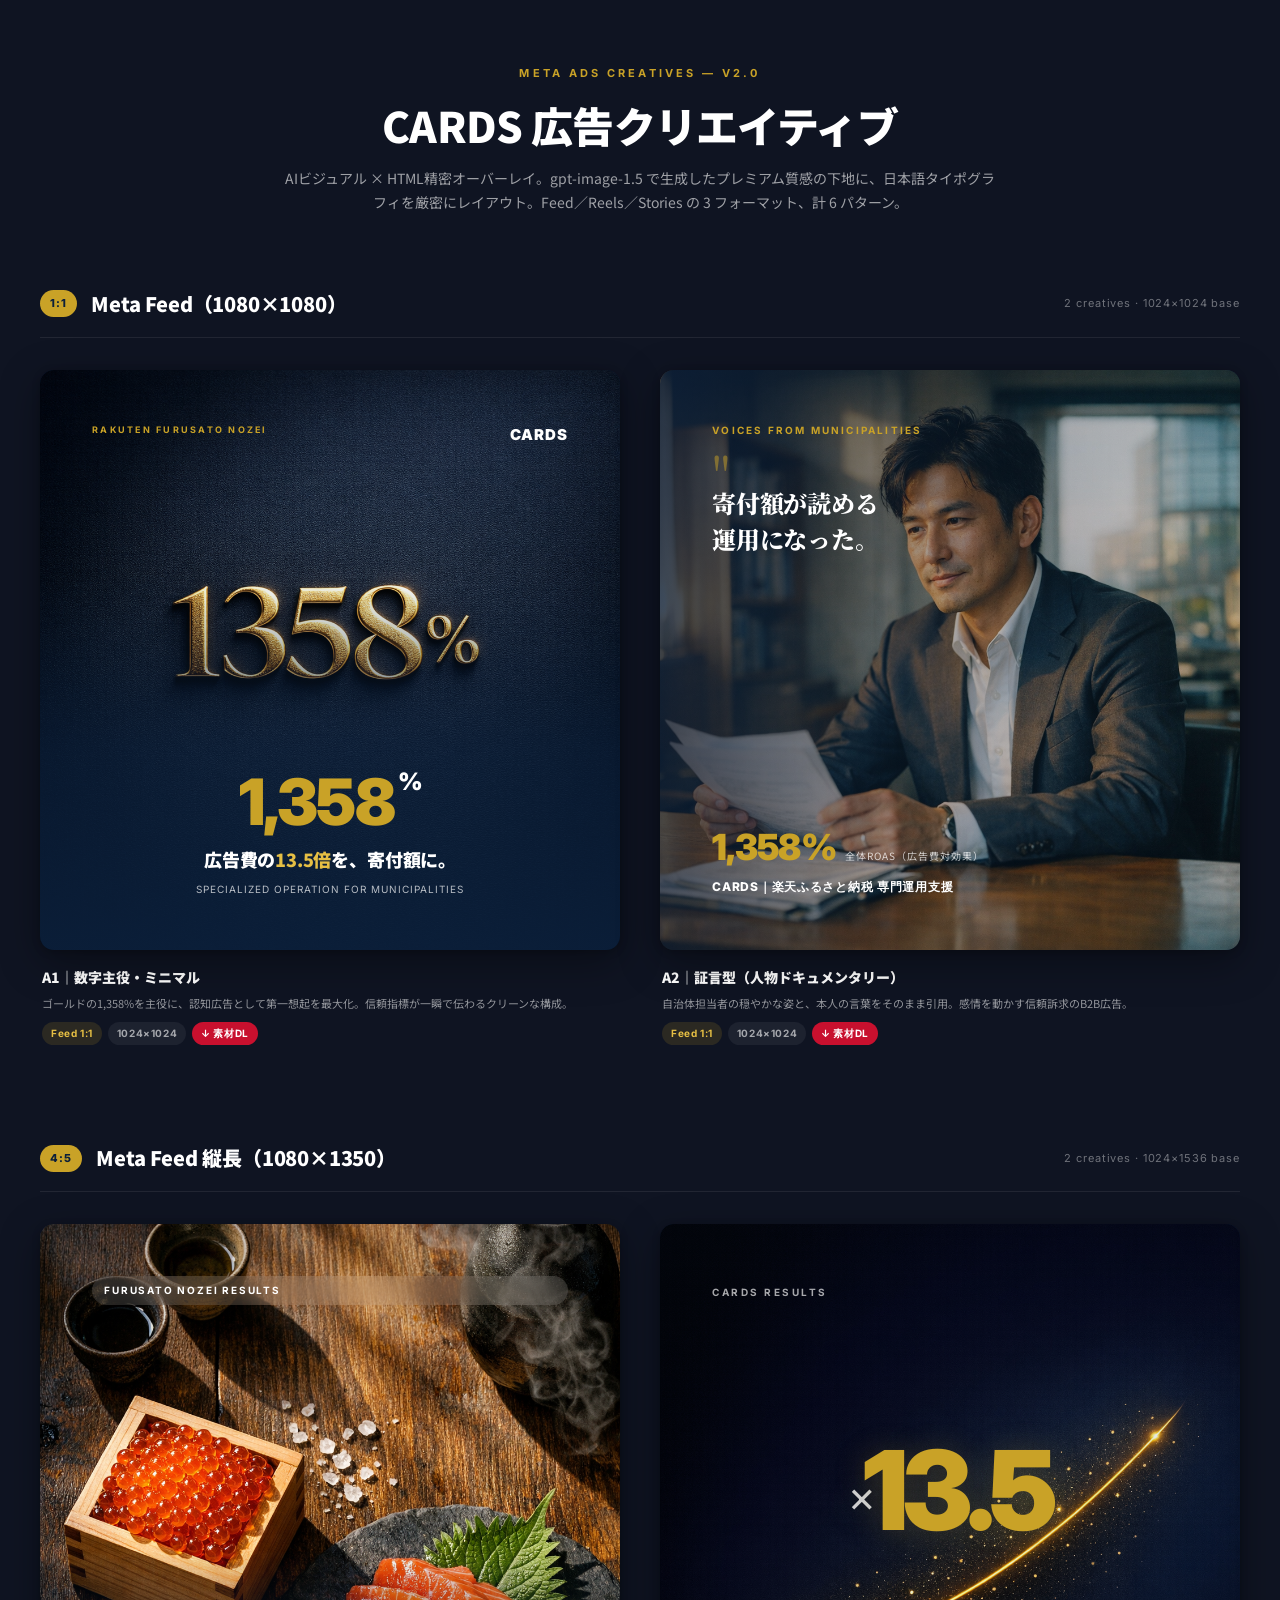
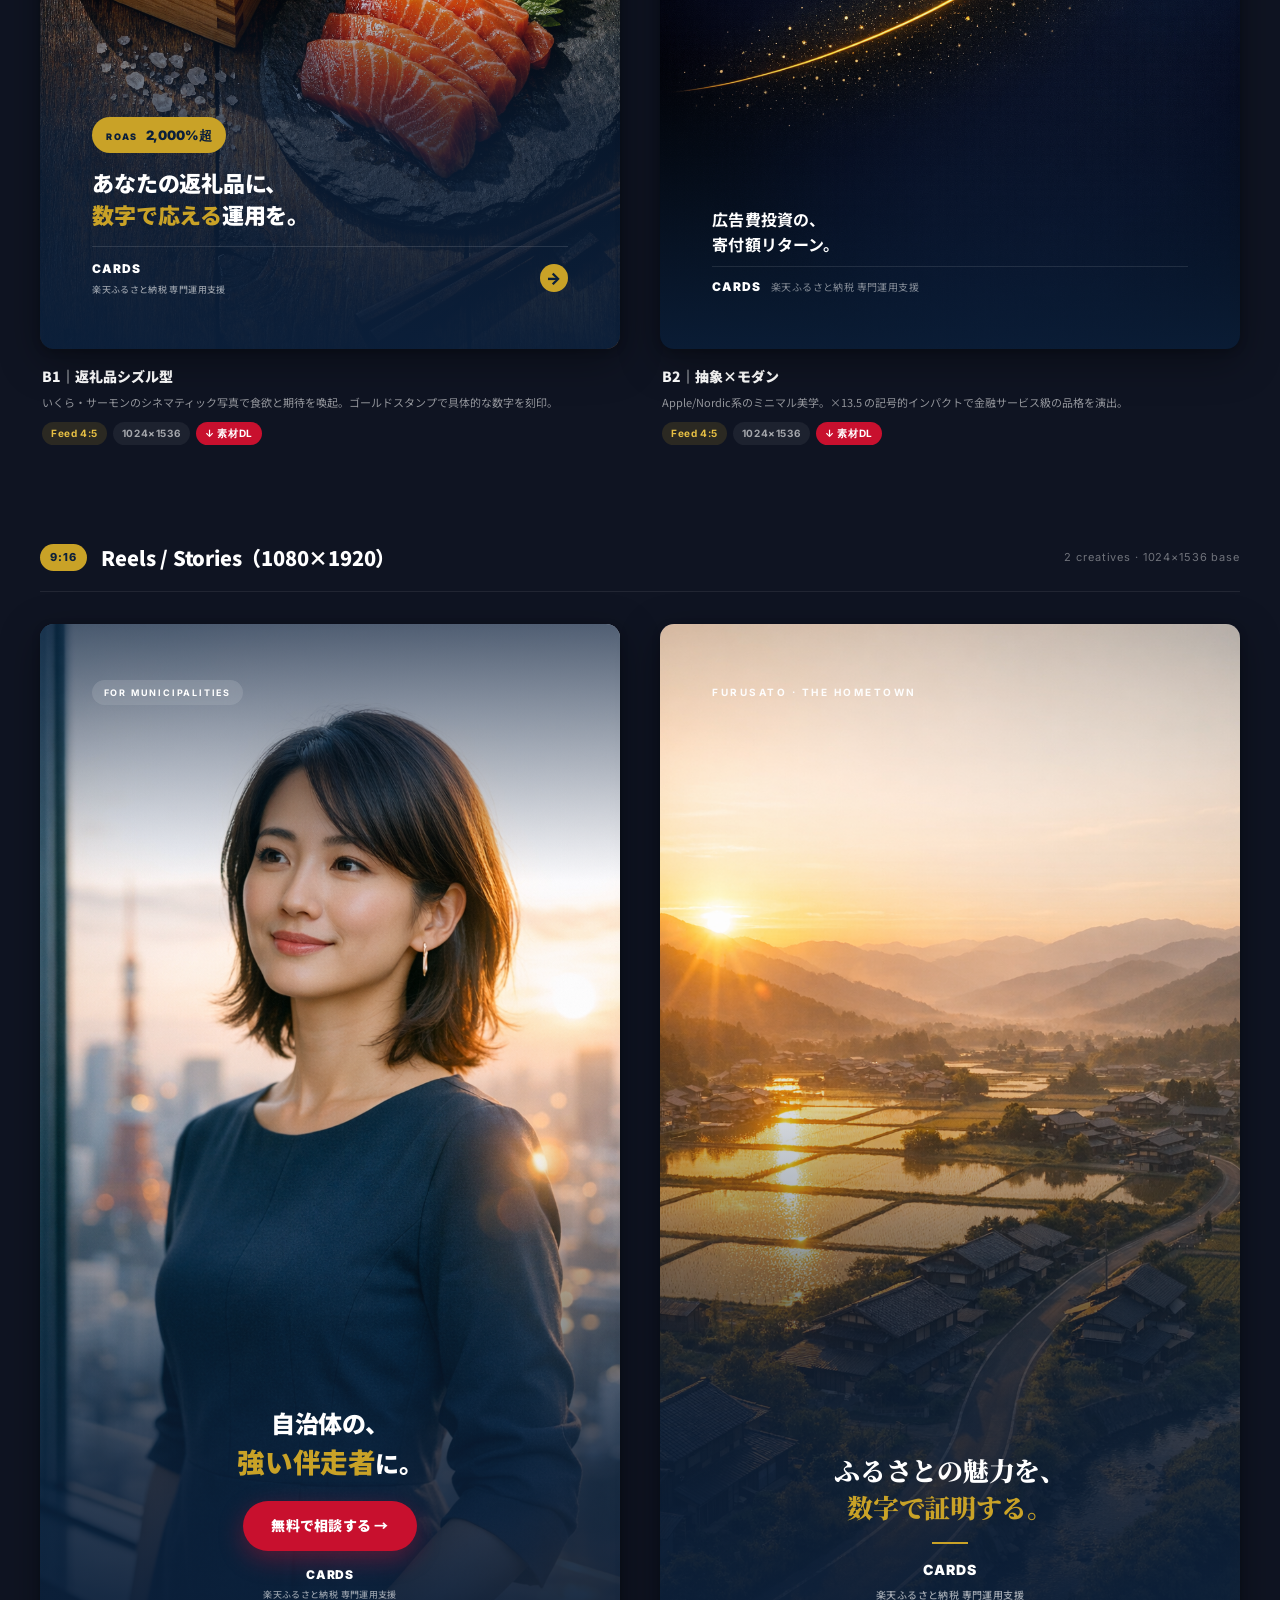
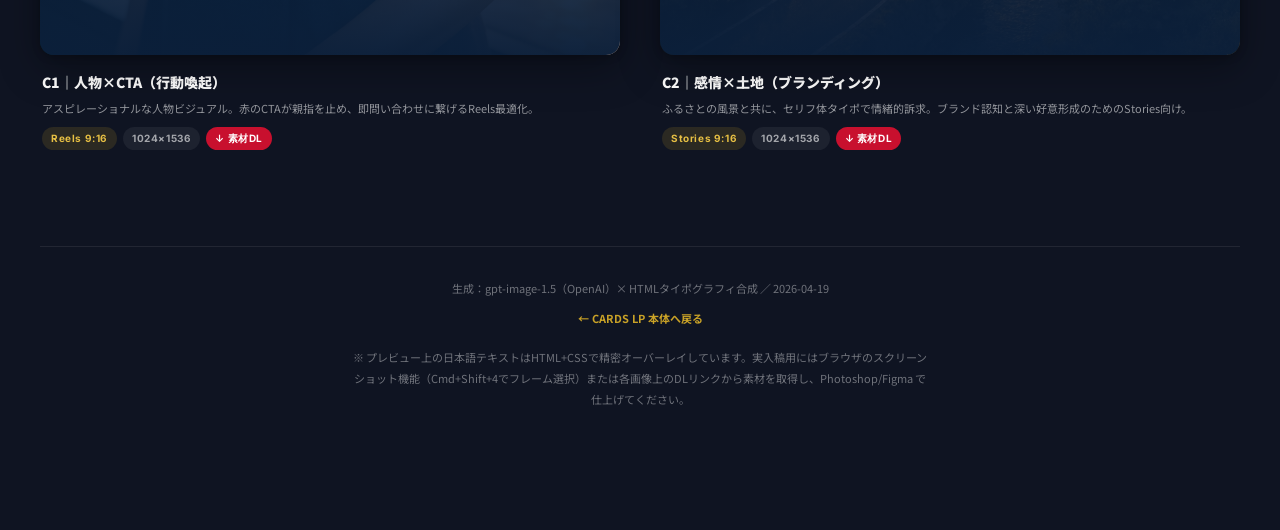
<file: ads-preview.html>
<!DOCTYPE html>
<html lang="ja">
<head>
<meta charset="UTF-8">
<meta name="viewport" content="width=device-width,initial-scale=1.0">
<title>CARDS Meta広告クリエイティブ v2</title>
<meta name="robots" content="noindex, nofollow">
<link href="https://fonts.googleapis.com/css2?family=Inter:wght@400;600;700;800;900&family=Noto+Sans+JP:wght@300;400;500;700;900&family=Noto+Serif+JP:wght@400;700;900&display=swap" rel="stylesheet">
<style>
*,*::before,*::after{box-sizing:border-box;margin:0;padding:0}
:root{
  --navy:#0B1F3A;--dblue:#143A6B;--red:#C8102E;--gold:#C9A227;--gold-light:#E6BF44;
  --off:#F7F8FB;--pale:#E6E9EF;--body:#2B3A55;--gray:#6B7280;
  --font-ja:'Noto Sans JP',sans-serif;
  --font-serif:'Noto Serif JP',serif;
  --font-en:'Inter',sans-serif;
}
html{scroll-behavior:smooth}
body{font-family:var(--font-ja);background:#0f1422;color:#fff;line-height:1.7;padding:64px 24px 120px}
.wrap{max-width:1200px;margin:0 auto}

/* PAGE HEADER */
.page-head{text-align:center;margin-bottom:72px}
.page-eyebrow{font-family:var(--font-en);color:var(--gold);font-weight:700;letter-spacing:0.28em;font-size:11px;margin-bottom:16px;text-transform:uppercase}
.page-head h1{font-size:42px;font-weight:900;color:#fff;line-height:1.25;margin-bottom:16px;letter-spacing:-0.02em}
.page-head .lead{color:rgba(255,255,255,0.6);font-size:14px;max-width:720px;margin:0 auto}

/* GROUP */
.group{margin-bottom:96px}
.group-title{display:flex;align-items:center;gap:14px;margin-bottom:32px;padding-bottom:16px;border-bottom:1px solid rgba(255,255,255,0.08)}
.group-title .tag{background:var(--gold);color:var(--navy);font-family:var(--font-en);font-size:11px;padding:4px 10px;border-radius:100px;letter-spacing:0.1em;font-weight:800}
.group-title h2{font-size:20px;font-weight:900;color:#fff;letter-spacing:-0.01em}
.group-title .meta{margin-left:auto;color:rgba(255,255,255,0.4);font-size:11px;font-family:var(--font-en);letter-spacing:0.08em}

/* GRID */
.grid{display:grid;gap:40px}
.grid-1x1{grid-template-columns:repeat(auto-fit,minmax(320px,1fr))}
.grid-4x5{grid-template-columns:repeat(auto-fit,minmax(300px,1fr))}
.grid-9x16{grid-template-columns:repeat(auto-fit,minmax(240px,1fr))}

/* CARD WRAPPER */
.ad-card{display:flex;flex-direction:column;gap:14px}
.ad-card__preview{position:relative;border-radius:14px;overflow:hidden;box-shadow:0 12px 40px rgba(0,0,0,0.35),0 2px 8px rgba(0,0,0,0.2);aspect-ratio:var(--ratio);background:var(--navy)}
.ad-card__preview--1x1{--ratio:1/1}
.ad-card__preview--4x5{--ratio:4/5}
.ad-card__preview--9x16{--ratio:9/16}
.ad-card__bg{position:absolute;inset:0;width:100%;height:100%;object-fit:cover}
.ad-card__shade{position:absolute;inset:0}
.ad-card__content{position:absolute;inset:0;display:flex;flex-direction:column;padding:9%;color:#fff}
.ad-card__meta-row{padding:2px 2px 0 2px}
.ad-card__label{font-weight:900;color:#fff;font-size:14px;margin-bottom:4px}
.ad-card__desc{font-size:11px;color:rgba(255,255,255,0.55);line-height:1.7}
.ad-card__chips{display:flex;gap:6px;margin-top:10px;flex-wrap:wrap;align-items:center}
.chip{font-family:var(--font-en);font-size:10px;padding:3px 9px;border-radius:100px;letter-spacing:0.06em;font-weight:700}
.chip--fmt{background:rgba(201,162,39,0.15);color:var(--gold-light)}
.chip--size{background:rgba(255,255,255,0.06);color:rgba(255,255,255,0.6)}
.chip--dl{background:var(--red);color:#fff;text-decoration:none;transition:background .2s}
.chip--dl:hover{background:#A00D25}

/* ================================================================
   CREATIVE A1 — Big Number
================================================================ */
.cr-a1 .ad-card__shade{background:linear-gradient(180deg,rgba(11,31,58,0.0) 0%,rgba(11,31,58,0.0) 35%,rgba(11,31,58,0.7) 65%,rgba(11,31,58,0.95) 100%)}
.cr-a1__top{display:flex;justify-content:space-between;align-items:flex-start}
.cr-a1__brand{font-family:var(--font-en);font-weight:900;font-size:15px;letter-spacing:0.06em;color:#fff}
.cr-a1__eyebrow{font-family:var(--font-en);font-weight:700;font-size:9px;letter-spacing:0.25em;color:var(--gold);text-transform:uppercase}
.cr-a1__bottom{margin-top:auto;text-align:center}
.cr-a1__stat{font-family:var(--font-en);font-size:64px;font-weight:900;line-height:1;color:var(--gold);letter-spacing:-0.03em;margin-bottom:12px}
.cr-a1__stat-unit{font-size:24px;color:#fff;margin-left:4px;vertical-align:top;line-height:1}
.cr-a1__headline{font-weight:900;font-size:18px;line-height:1.5;margin-bottom:8px;letter-spacing:-0.01em}
.cr-a1__sub{font-size:10px;color:rgba(255,255,255,0.7);letter-spacing:0.1em;font-family:var(--font-en);text-transform:uppercase}

/* ================================================================
   CREATIVE A2 — Portrait + Testimonial
================================================================ */
.cr-a2 .ad-card__bg{object-position:center 30%}
.cr-a2 .ad-card__shade{background:linear-gradient(100deg,rgba(11,31,58,0.85) 0%,rgba(11,31,58,0.35) 45%,rgba(11,31,58,0.1) 100%)}
.cr-a2__eyebrow{font-family:var(--font-en);font-weight:700;font-size:10px;letter-spacing:0.22em;color:var(--gold);text-transform:uppercase;margin-bottom:14px}
.cr-a2__headline{font-family:var(--font-serif);font-weight:900;font-size:24px;line-height:1.5;max-width:62%;letter-spacing:-0.01em}
.cr-a2__quote{font-family:var(--font-serif);font-size:46px;line-height:1;color:var(--gold);opacity:0.5;margin-bottom:-14px}
.cr-a2__bottom{margin-top:auto}
.cr-a2__stat-row{display:flex;align-items:baseline;gap:8px}
.cr-a2__stat{font-family:var(--font-en);font-weight:900;font-size:36px;color:var(--gold);line-height:1;letter-spacing:-0.02em}
.cr-a2__stat-label{font-size:10px;color:rgba(255,255,255,0.75);letter-spacing:0.1em;text-transform:uppercase}
.cr-a2__brand{margin-top:12px;font-family:var(--font-en);font-weight:800;letter-spacing:0.06em;font-size:12px;color:#fff}

/* ================================================================
   CREATIVE B1 — Luxury Food
================================================================ */
.cr-b1 .ad-card__shade{background:linear-gradient(180deg,rgba(0,0,0,0.2) 0%,rgba(0,0,0,0.0) 30%,rgba(0,0,0,0.0) 45%,rgba(11,31,58,0.75) 70%,rgba(11,31,58,0.98) 100%)}
.cr-b1__top-eyebrow{display:inline-block;background:rgba(255,255,255,0.12);backdrop-filter:blur(12px);-webkit-backdrop-filter:blur(12px);color:#fff;font-size:10px;letter-spacing:0.18em;padding:6px 12px;border-radius:100px;font-weight:700;text-transform:uppercase;font-family:var(--font-en)}
.cr-b1__bottom{margin-top:auto}
.cr-b1__headline{font-weight:900;font-size:22px;line-height:1.45;margin-bottom:16px;letter-spacing:-0.01em}
.cr-b1__headline em{color:var(--gold);font-style:normal}
.cr-b1__stamp{display:inline-flex;align-items:baseline;gap:4px;padding:7px 14px;background:var(--gold);color:var(--navy);border-radius:100px;font-family:var(--font-en);font-weight:900;font-size:13px;letter-spacing:-0.01em;margin-bottom:14px}
.cr-b1__stamp small{font-size:9px;letter-spacing:0.15em;margin-right:4px;text-transform:uppercase}
.cr-b1__cta{display:flex;justify-content:space-between;align-items:center;padding-top:12px;border-top:1px solid rgba(255,255,255,0.12)}
.cr-b1__brand{font-family:var(--font-en);font-weight:900;font-size:12px;letter-spacing:0.08em}
.cr-b1__brand-sub{display:block;font-size:9px;color:rgba(255,255,255,0.55);font-family:var(--font-ja);letter-spacing:0.04em;margin-top:2px;font-weight:500}
.cr-b1__arrow{width:28px;height:28px;border-radius:50%;background:var(--gold);display:flex;align-items:center;justify-content:center;color:var(--navy);font-family:var(--font-en);font-weight:900}

/* ================================================================
   CREATIVE B2 — Abstract Chart
================================================================ */
.cr-b2 .ad-card__shade{background:linear-gradient(180deg,rgba(11,31,58,0.15) 0%,rgba(11,31,58,0.05) 60%,rgba(11,31,58,0.9) 100%)}
.cr-b2__top{text-align:left}
.cr-b2__label{font-family:var(--font-en);font-size:10px;letter-spacing:0.25em;color:rgba(255,255,255,0.65);text-transform:uppercase;font-weight:700}
.cr-b2__center{margin:auto 0;text-align:center}
.cr-b2__multiplier{font-family:var(--font-en);font-weight:900;font-size:110px;line-height:1;color:var(--gold);letter-spacing:-0.05em;display:inline-block;text-shadow:0 4px 32px rgba(201,162,39,0.25)}
.cr-b2__mult-prefix{font-size:44px;font-weight:400;color:rgba(255,255,255,0.8);vertical-align:40%;margin-right:-8px}
.cr-b2__bottom{margin-top:auto}
.cr-b2__headline{font-weight:700;font-size:16px;line-height:1.6;letter-spacing:0.01em;margin-bottom:8px}
.cr-b2__brand-line{display:flex;align-items:center;gap:10px;padding-top:10px;border-top:1px solid rgba(255,255,255,0.1)}
.cr-b2__brand{font-family:var(--font-en);font-weight:900;font-size:12px;letter-spacing:0.08em}
.cr-b2__brand-sub{font-size:10px;color:rgba(255,255,255,0.5);letter-spacing:0.04em}

/* ================================================================
   CREATIVE C1 — Vertical Consultant
================================================================ */
.cr-c1 .ad-card__bg{object-position:center 10%}
.cr-c1 .ad-card__shade{background:linear-gradient(180deg,rgba(11,31,58,0.7) 0%,rgba(11,31,58,0.0) 25%,rgba(11,31,58,0.0) 50%,rgba(11,31,58,0.8) 82%,rgba(11,31,58,0.98) 100%)}
.cr-c1__top{text-align:left}
.cr-c1__eyebrow{display:inline-block;padding:5px 12px;background:rgba(255,255,255,0.12);backdrop-filter:blur(8px);-webkit-backdrop-filter:blur(8px);border-radius:100px;font-family:var(--font-en);font-size:9px;letter-spacing:0.2em;font-weight:700;text-transform:uppercase;color:#fff}
.cr-c1__bottom{margin-top:auto;text-align:center}
.cr-c1__headline{font-weight:900;font-size:24px;line-height:1.45;letter-spacing:-0.015em;margin-bottom:20px}
.cr-c1__headline em{color:var(--gold);font-style:normal;font-size:1.15em}
.cr-c1__cta{display:inline-flex;align-items:center;gap:6px;padding:13px 28px;background:var(--red);color:#fff;border-radius:100px;font-weight:900;font-size:14px;letter-spacing:0.02em;box-shadow:0 8px 24px rgba(200,16,46,0.4);margin-bottom:14px}
.cr-c1__brand{font-family:var(--font-en);font-weight:900;font-size:12px;letter-spacing:0.08em}
.cr-c1__brand-sub{display:block;margin-top:2px;font-size:9px;color:rgba(255,255,255,0.55);font-family:var(--font-ja);letter-spacing:0.04em;font-weight:500}

/* ================================================================
   CREATIVE C2 — Vertical Countryside
================================================================ */
.cr-c2 .ad-card__shade{background:linear-gradient(180deg,rgba(11,31,58,0.0) 0%,rgba(11,31,58,0.0) 40%,rgba(11,31,58,0.75) 75%,rgba(11,31,58,0.98) 100%)}
.cr-c2__top{text-align:left}
.cr-c2__eyebrow{font-family:var(--font-en);font-size:10px;letter-spacing:0.25em;color:rgba(255,255,255,0.95);text-transform:uppercase;font-weight:700}
.cr-c2__bottom{margin-top:auto;text-align:center}
.cr-c2__headline{font-family:var(--font-serif);font-weight:900;font-size:26px;line-height:1.45;letter-spacing:-0.01em;margin-bottom:16px}
.cr-c2__headline em{color:var(--gold);font-style:normal}
.cr-c2__divider{width:36px;height:2px;background:var(--gold);margin:0 auto 14px auto}
.cr-c2__brand{font-family:var(--font-en);font-weight:900;font-size:14px;letter-spacing:0.08em}
.cr-c2__brand-sub{display:block;margin-top:4px;font-size:10px;color:rgba(255,255,255,0.6);font-family:var(--font-ja);letter-spacing:0.04em;font-weight:500}

footer{margin-top:96px;padding-top:32px;border-top:1px solid rgba(255,255,255,0.08);text-align:center;color:rgba(255,255,255,0.4);font-size:11px;line-height:1.8}
footer a{color:var(--gold);font-weight:700;text-decoration:none}

@media (max-width:768px){
  .page-head h1{font-size:28px}
  .group{margin-bottom:64px}
  .grid{gap:28px}
  .cr-a1__stat{font-size:48px}
  .cr-a1__headline{font-size:16px}
  .cr-a2__headline{font-size:18px}
  .cr-b1__headline{font-size:18px}
  .cr-b2__multiplier{font-size:80px}
  .cr-b2__mult-prefix{font-size:32px}
  .cr-c1__headline{font-size:20px}
  .cr-c2__headline{font-size:22px}
}
</style>
</head>
<body>
<div class="wrap">

<header class="page-head">
  <p class="page-eyebrow">Meta Ads Creatives — v2.0</p>
  <h1>CARDS 広告クリエイティブ</h1>
  <p class="lead">AIビジュアル × HTML精密オーバーレイ。gpt-image-1.5 で生成したプレミアム質感の下地に、日本語タイポグラフィを厳密にレイアウト。Feed／Reels／Stories の 3 フォーマット、計 6 パターン。</p>
</header>

<!-- ======== 1:1 FEED ======== -->
<section class="group">
  <div class="group-title">
    <span class="tag">1:1</span>
    <h2>Meta Feed（1080×1080）</h2>
    <span class="meta">2 creatives · 1024×1024 base</span>
  </div>
  <div class="grid grid-1x1">

    <!-- A1 -->
    <div class="ad-card">
      <div class="ad-card__preview ad-card__preview--1x1 cr-a1">
        <img src="assets/ads/v2-01-number-minimal.png" class="ad-card__bg" alt="">
        <div class="ad-card__shade"></div>
        <div class="ad-card__content">
          <div class="cr-a1__top">
            <span class="cr-a1__eyebrow">Rakuten Furusato Nozei</span>
            <span class="cr-a1__brand">CARDS</span>
          </div>
          <div class="cr-a1__bottom">
            <div class="cr-a1__stat">1,358<span class="cr-a1__stat-unit">%</span></div>
            <div class="cr-a1__headline">広告費の<em style="color:var(--gold-light);font-style:normal">13.5倍</em>を、寄付額に。</div>
            <div class="cr-a1__sub">Specialized Operation for Municipalities</div>
          </div>
        </div>
      </div>
      <div class="ad-card__meta-row">
        <div class="ad-card__label">A1｜数字主役・ミニマル</div>
        <div class="ad-card__desc">ゴールドの1,358%を主役に、認知広告として第一想起を最大化。信頼指標が一瞬で伝わるクリーンな構成。</div>
        <div class="ad-card__chips">
          <span class="chip chip--fmt">Feed 1:1</span>
          <span class="chip chip--size">1024×1024</span>
          <a href="assets/ads/v2-01-number-minimal.png" download class="chip chip--dl">↓ 素材DL</a>
        </div>
      </div>
    </div>

    <!-- A2 -->
    <div class="ad-card">
      <div class="ad-card__preview ad-card__preview--1x1 cr-a2">
        <img src="assets/ads/v2-02-portrait-manager.png" class="ad-card__bg" alt="">
        <div class="ad-card__shade"></div>
        <div class="ad-card__content">
          <div class="cr-a2__eyebrow">Voices from Municipalities</div>
          <div class="cr-a2__quote">"</div>
          <div class="cr-a2__headline">寄付額が読める<br>運用になった。</div>
          <div class="cr-a2__bottom">
            <div class="cr-a2__stat-row">
              <div class="cr-a2__stat">1,358%</div>
              <div class="cr-a2__stat-label">全体ROAS（広告費対効果）</div>
            </div>
            <div class="cr-a2__brand">CARDS｜楽天ふるさと納税 専門運用支援</div>
          </div>
        </div>
      </div>
      <div class="ad-card__meta-row">
        <div class="ad-card__label">A2｜証言型（人物ドキュメンタリー）</div>
        <div class="ad-card__desc">自治体担当者の穏やかな姿と、本人の言葉をそのまま引用。感情を動かす信頼訴求のB2B広告。</div>
        <div class="ad-card__chips">
          <span class="chip chip--fmt">Feed 1:1</span>
          <span class="chip chip--size">1024×1024</span>
          <a href="assets/ads/v2-02-portrait-manager.png" download class="chip chip--dl">↓ 素材DL</a>
        </div>
      </div>
    </div>

  </div>
</section>

<!-- ======== 4:5 FEED ======== -->
<section class="group">
  <div class="group-title">
    <span class="tag">4:5</span>
    <h2>Meta Feed 縦長（1080×1350）</h2>
    <span class="meta">2 creatives · 1024×1536 base</span>
  </div>
  <div class="grid grid-4x5">

    <!-- B1 -->
    <div class="ad-card">
      <div class="ad-card__preview ad-card__preview--4x5 cr-b1">
        <img src="assets/ads/v2-03-luxury-food.png" class="ad-card__bg" alt="">
        <div class="ad-card__shade"></div>
        <div class="ad-card__content">
          <span class="cr-b1__top-eyebrow">Furusato Nozei Results</span>
          <div class="cr-b1__bottom">
            <div class="cr-b1__stamp"><small>ROAS</small>2,000%超</div>
            <div class="cr-b1__headline">あなたの返礼品に、<br><em>数字で応える</em>運用を。</div>
            <div class="cr-b1__cta">
              <div>
                <div class="cr-b1__brand">CARDS</div>
                <span class="cr-b1__brand-sub">楽天ふるさと納税 専門運用支援</span>
              </div>
              <div class="cr-b1__arrow">→</div>
            </div>
          </div>
        </div>
      </div>
      <div class="ad-card__meta-row">
        <div class="ad-card__label">B1｜返礼品シズル型</div>
        <div class="ad-card__desc">いくら・サーモンのシネマティック写真で食欲と期待を喚起。ゴールドスタンプで具体的な数字を刻印。</div>
        <div class="ad-card__chips">
          <span class="chip chip--fmt">Feed 4:5</span>
          <span class="chip chip--size">1024×1536</span>
          <a href="assets/ads/v2-03-luxury-food.png" download class="chip chip--dl">↓ 素材DL</a>
        </div>
      </div>
    </div>

    <!-- B2 -->
    <div class="ad-card">
      <div class="ad-card__preview ad-card__preview--4x5 cr-b2">
        <img src="assets/ads/v2-04-gold-chart.png" class="ad-card__bg" alt="">
        <div class="ad-card__shade"></div>
        <div class="ad-card__content">
          <div class="cr-b2__top">
            <span class="cr-b2__label">CARDS Results</span>
          </div>
          <div class="cr-b2__center">
            <div class="cr-b2__multiplier"><span class="cr-b2__mult-prefix">×</span>13.5</div>
          </div>
          <div class="cr-b2__bottom">
            <div class="cr-b2__headline">広告費投資の、<br>寄付額リターン。</div>
            <div class="cr-b2__brand-line">
              <span class="cr-b2__brand">CARDS</span>
              <span class="cr-b2__brand-sub">楽天ふるさと納税 専門運用支援</span>
            </div>
          </div>
        </div>
      </div>
      <div class="ad-card__meta-row">
        <div class="ad-card__label">B2｜抽象×モダン</div>
        <div class="ad-card__desc">Apple/Nordic系のミニマル美学。×13.5 の記号的インパクトで金融サービス級の品格を演出。</div>
        <div class="ad-card__chips">
          <span class="chip chip--fmt">Feed 4:5</span>
          <span class="chip chip--size">1024×1536</span>
          <a href="assets/ads/v2-04-gold-chart.png" download class="chip chip--dl">↓ 素材DL</a>
        </div>
      </div>
    </div>

  </div>
</section>

<!-- ======== 9:16 REELS/STORIES ======== -->
<section class="group">
  <div class="group-title">
    <span class="tag">9:16</span>
    <h2>Reels / Stories（1080×1920）</h2>
    <span class="meta">2 creatives · 1024×1536 base</span>
  </div>
  <div class="grid grid-9x16">

    <!-- C1 -->
    <div class="ad-card">
      <div class="ad-card__preview ad-card__preview--9x16 cr-c1">
        <img src="assets/ads/v2-05-vertical-consultant.png" class="ad-card__bg" alt="">
        <div class="ad-card__shade"></div>
        <div class="ad-card__content">
          <div class="cr-c1__top">
            <span class="cr-c1__eyebrow">For Municipalities</span>
          </div>
          <div class="cr-c1__bottom">
            <div class="cr-c1__headline">自治体の、<br><em>強い伴走者</em>に。</div>
            <a class="cr-c1__cta">無料で相談する →</a>
            <div>
              <div class="cr-c1__brand">CARDS</div>
              <span class="cr-c1__brand-sub">楽天ふるさと納税 専門運用支援</span>
            </div>
          </div>
        </div>
      </div>
      <div class="ad-card__meta-row">
        <div class="ad-card__label">C1｜人物×CTA（行動喚起）</div>
        <div class="ad-card__desc">アスピレーショナルな人物ビジュアル。赤のCTAが親指を止め、即問い合わせに繋げるReels最適化。</div>
        <div class="ad-card__chips">
          <span class="chip chip--fmt">Reels 9:16</span>
          <span class="chip chip--size">1024×1536</span>
          <a href="assets/ads/v2-05-vertical-consultant.png" download class="chip chip--dl">↓ 素材DL</a>
        </div>
      </div>
    </div>

    <!-- C2 -->
    <div class="ad-card">
      <div class="ad-card__preview ad-card__preview--9x16 cr-c2">
        <img src="assets/ads/v2-06-countryside.png" class="ad-card__bg" alt="">
        <div class="ad-card__shade"></div>
        <div class="ad-card__content">
          <div class="cr-c2__top">
            <span class="cr-c2__eyebrow">Furusato · The Hometown</span>
          </div>
          <div class="cr-c2__bottom">
            <div class="cr-c2__headline">ふるさとの魅力を、<br><em>数字で証明する。</em></div>
            <div class="cr-c2__divider"></div>
            <div class="cr-c2__brand">CARDS</div>
            <span class="cr-c2__brand-sub">楽天ふるさと納税 専門運用支援</span>
          </div>
        </div>
      </div>
      <div class="ad-card__meta-row">
        <div class="ad-card__label">C2｜感情×土地（ブランディング）</div>
        <div class="ad-card__desc">ふるさとの風景と共に、セリフ体タイポで情緒的訴求。ブランド認知と深い好意形成のためのStories向け。</div>
        <div class="ad-card__chips">
          <span class="chip chip--fmt">Stories 9:16</span>
          <span class="chip chip--size">1024×1536</span>
          <a href="assets/ads/v2-06-countryside.png" download class="chip chip--dl">↓ 素材DL</a>
        </div>
      </div>
    </div>

  </div>
</section>

<footer>
  <div>生成：gpt-image-1.5（OpenAI）× HTMLタイポグラフィ合成 ／ 2026-04-19</div>
  <div style="margin-top:10px"><a href="./">← CARDS LP 本体へ戻る</a></div>
  <div style="margin-top:18px;max-width:580px;margin-left:auto;margin-right:auto;line-height:1.9">※ プレビュー上の日本語テキストはHTML+CSSで精密オーバーレイしています。実入稿用にはブラウザのスクリーンショット機能（Cmd+Shift+4でフレーム選択）または各画像上のDLリンクから素材を取得し、Photoshop/Figma で仕上げてください。</div>
</footer>

</div>
</body>
</html>
</file>
<file: css/style.css>
/* ==========================================================================
  style.css  —  LPメインスタイル
========================================================================== */

/* ===========================
   RESET
=========================== */
*,
*::before,
*::after {
  box-sizing: border-box;
  margin: 0;
  padding: 0;
}

html {
  font-size: 16px;
  -webkit-text-size-adjust: 100%;
  scroll-behavior: smooth;
}

body {
  font-family: 'Noto Sans JP', 'Inter', 'Helvetica Neue', Arial, 'Segoe UI', 'Yu Gothic', sans-serif;
  color: var(--color-body);
  background: #fff;
  min-height: 100vh;
  line-height: 1.7;
  letter-spacing: 0.01em;
  font-weight: 400;
}

img,
svg {
  display: block;
  max-width: 100%;
  height: auto;
  vertical-align: bottom;
}

button,
input,
select,
textarea {
  font: inherit;
  color: inherit;
  background: none;
  border: none;
  outline: none;
  appearance: none;
}

a {
  color: inherit;
  text-decoration: none;
  transition: color 0.2s;
}

ul,
ol {
  list-style: none;
}

[hidden] {
  display: none !important;
}

/* ===========================
   CSS VARIABLES
=========================== */
:root {
  --color-navy:     #0B1F3A;
  --color-dblue:    #143A6B;
  --color-red:      #C8102E;
  --color-gold:     #C9A227;
  --color-gold-grad: linear-gradient(100deg, #C9A227 50%, #F9E7AD 90%);
  --color-offwhite: #F7F8FB;
  --color-body:     #2B3A55;
  --color-graytext: #6B7280;
  --color-palegray: #E6E9EF;
  --color-white:    #fff;

  --font-ja: 'Noto Sans JP', sans-serif;
  --font-en: 'Inter', 'Arial', sans-serif;

  --fz-h1: 56px;
  --fz-h2: 40px;
  --fz-h3: 22px;
  --fz-base: 16px;
  --fz-lead: 18px;
  --fz-giant: 96px;
  --fz-giant2: 80px;
  --fz-stat: 55px;
  --fz-largeunit: 32px;
  --fz-hero-trust: 72px;
  --fz-eyebrow: 12px;
  --fz-btn: 17px;

  --weight-bold: 700;
  --weight-xbold: 800;
  --weight-black: 900;

  --container-width: 1120px;
  --radius-card: 12px;

  --shadow-card: 0 4px 20px rgba(11,31,58,.08);
  --shadow-card-hover: 0 8px 28px rgba(11,31,58,0.13);
  --shadow-strong: 0 8px 28px 0 rgba(11,31,58,0.18);
  --shadow-header: 0 2px 8px rgba(20,58,107,0.08);

  --transition: .3s cubic-bezier(.42,0,.58,1);

  --header-height: 72px;
}

/* ===========================
   BASE / TYPOGRAPHY
=========================== */
h1, .h1 {
  font-family: var(--font-ja);
  font-size: var(--fz-h1);
  font-weight: var(--weight-xbold);
  color: var(--color-navy);
  line-height: 1.2;
  letter-spacing: -0.01em;
}

h3, .h3 {
  font-size: var(--fz-h3);
  font-weight: var(--weight-bold);
  color: var(--color-navy);
  line-height: 1.4;
}

.section-title {
  display: flex;
  align-items: flex-start;
  font-size: var(--fz-h2);
  font-weight: var(--weight-xbold);
  color: var(--color-navy);
  position: relative;
  line-height: 1.3;
  margin-bottom: 12px;
}
.section-title::before {
  content: '';
  display: inline-block;
  width: 4px;
  height: 44px;
  background: var(--color-gold);
  border-radius: 3px;
  margin-right: 18px;
  margin-top: 6px;
  flex-shrink: 0;
}
.section-title--light {
  color: var(--color-white);
}

.section-eyebrow {
  font-size: var(--fz-eyebrow);
  font-family: var(--font-en);
  color: var(--color-red);
  font-weight: var(--weight-bold);
  text-transform: uppercase;
  letter-spacing: 0.2em;
  display: inline-block;
  margin-bottom: 14px;
  margin-left: 22px;
}
.section-eyebrow--light {
  color: var(--color-gold);
}

p {
  margin-bottom: 1em;
}
p:last-child {
  margin-bottom: 0;
}

strong {
  font-weight: var(--weight-bold);
}

.br-pc {
  display: inline;
}
@media (max-width: 1023px) {
  .br-pc { display: none; }
}

/* ===========================
   LAYOUT CONTAINER
=========================== */
.header__container,
.section-hero__container,
.section-concern__container,
.section-about__container,
.section-reasons__container,
.section-services__container,
.section-cases__container,
.section-compare__container,
.section-flow__container,
.section-price__container,
.section-consultant__container,
.section-faq__container,
.section-contact__container,
.section-company__container,
.footer__container {
  max-width: var(--container-width);
  margin: 0 auto;
  padding-left: 32px;
  padding-right: 32px;
  width: 100%;
}

.section-hero,
.section-concern,
.section-about,
.section-reasons,
.section-services,
.section-cases,
.section-compare,
.section-flow,
.section-price,
.section-consultant,
.section-faq,
.section-contact,
.section-company {
  padding-top: 120px;
  padding-bottom: 120px;
}

/* ==============================
   COMMON COMPONENTS (BTN etc.)
============================== */
.btn {
  display: inline-flex;
  align-items: center;
  justify-content: center;
  font-size: var(--fz-btn);
  font-weight: var(--weight-bold);
  font-family: var(--font-ja);
  padding: 16px 32px;
  border-radius: 8px;
  min-width: 178px;
  min-height: 56px;
  background: var(--color-white);
  color: var(--color-navy);
  border: 2px solid transparent;
  cursor: pointer;
  transition: background var(--transition), color var(--transition), box-shadow var(--transition), border var(--transition), transform .18s;
  line-height: 1.2;
  gap: 0.5em;
  letter-spacing: 0.02em;
  text-align: center;
  text-decoration: none;
}

.btn--cta {
  background: var(--color-red);
  color: var(--color-white);
  border: none;
  box-shadow: 0 4px 16px rgba(200,16,46,0.28);
}
.btn--cta:hover,
.btn--cta:focus {
  background: #A00D25;
  box-shadow: 0 8px 24px rgba(200,16,46,0.38);
  transform: translateY(-2px);
}

.btn--ghost {
  background: transparent;
  color: var(--color-navy);
  border: 2px solid var(--color-navy);
}
.btn--ghost:hover,
.btn--ghost:focus {
  background: var(--color-navy);
  color: var(--color-white);
}

/* ===========================
   HEADER
=========================== */
.header {
  position: sticky;
  top: 0;
  width: 100%;
  min-height: var(--header-height);
  z-index: 100;
  background: var(--color-white);
  box-shadow: var(--shadow-header);
  transition: box-shadow .23s;
}

.header.is-scrolled {
  box-shadow: 0 6px 18px rgba(20,58,107,0.12);
}

.header__container {
  display: flex;
  align-items: center;
  justify-content: space-between;
  height: var(--header-height);
  gap: 24px;
}

.header__logo {
  display: flex;
  flex-direction: column;
  line-height: 1.1;
  flex-shrink: 0;
}
.header__logo-link {
  display: flex;
  flex-direction: column;
}

.header__logo-brand {
  font-family: var(--font-en);
  color: var(--color-navy);
  font-weight: var(--weight-black);
  font-size: 22px;
  letter-spacing: 0.02em;
}
.header__logo-img {
  height: 28px;
  width: auto;
  max-width: 160px;
  display: block;
  align-self: flex-start;
  object-fit: contain;
}
.header__logo-service {
  font-weight: var(--weight-bold);
  font-size: 12px;
  color: var(--color-graytext);
  margin-top: 4px;
  letter-spacing: 0.04em;
}

.header__nav {
  display: flex;
  align-items: center;
  margin-left: auto;
}

.header__nav-list {
  display: flex;
  list-style: none;
  align-items: center;
  gap: 28px;
}
.header__nav-link {
  font-size: 15px;
  font-weight: 600;
  color: var(--color-navy);
  position: relative;
  padding: 4px 0;
  transition: color 0.2s;
}
.header__nav-link::after {
  content: "";
  position: absolute;
  left: 0;
  bottom: -4px;
  width: 0;
  height: 2px;
  background: var(--color-red);
  transition: width .22s;
}
.header__nav-link:hover::after,
.header__nav-link.is-current::after {
  width: 100%;
}
.header__nav-link:hover,
.header__nav-link.is-current {
  color: var(--color-red);
}

.header__cta {
  margin-left: 16px;
}
.header__cta-btn {
  min-width: 140px;
  min-height: 44px;
  font-size: 14px;
  padding: 8px 20px;
}

.header__hamburger {
  display: none;
  flex-direction: column;
  justify-content: center;
  gap: 5px;
  width: 40px;
  height: 40px;
  cursor: pointer;
  z-index: 210;
  background: none;
  border: none;
  padding: 0;
}
.header__hamburger-bar {
  display: block;
  width: 24px;
  height: 3px;
  background: var(--color-navy);
  border-radius: 2px;
  transition: transform .25s, opacity .2s;
  margin: 0 auto;
}
.header__hamburger[aria-expanded="true"] .header__hamburger-bar:nth-child(1) {
  transform: translateY(8px) rotate(45deg);
}
.header__hamburger[aria-expanded="true"] .header__hamburger-bar:nth-child(2) {
  opacity: 0;
}
.header__hamburger[aria-expanded="true"] .header__hamburger-bar:nth-child(3) {
  transform: translateY(-8px) rotate(-45deg);
}

.header__mobile-nav {
  position: fixed;
  top: var(--header-height);
  left: 0;
  right: 0;
  bottom: 0;
  background: rgba(11,31,58,0.97);
  z-index: 90;
  overflow-y: auto;
  padding: 40px 24px;
}
.header__mobile-nav[hidden] {
  display: none !important;
}
.header__mobile-nav-list {
  display: flex;
  flex-direction: column;
  gap: 8px;
}
.header__mobile-nav-link {
  display: block;
  padding: 18px 24px;
  font-size: 17px;
  color: var(--color-white);
  font-weight: var(--weight-bold);
  border-bottom: 1px solid rgba(255,255,255,0.1);
  transition: color 0.18s;
}
.header__mobile-nav-link:hover {
  color: var(--color-gold);
}
.header__mobile-nav-link--cta {
  background: var(--color-red);
  color: var(--color-white);
  border-radius: 8px;
  border: none;
  margin-top: 16px;
  text-align: center;
}

/* ===========================
   HERO
=========================== */
.section-hero {
  position: relative;
  padding-top: 72px;
  padding-bottom: 120px;
  background: linear-gradient(140deg, var(--color-white) 0%, var(--color-offwhite) 100%);
  overflow: hidden;
}

.section-hero__bg-pattern {
  position: absolute;
  top: 0;
  right: -200px;
  width: 720px;
  height: 720px;
  background-image: radial-gradient(circle at center, rgba(201,162,39,0.08) 0%, transparent 60%);
  pointer-events: none;
  z-index: 0;
}

.section-hero__container {
  display: grid;
  grid-template-columns: 1.1fr 1fr;
  gap: 60px;
  align-items: center;
  position: relative;
  z-index: 1;
}

.section-hero__textblock {
  max-width: 560px;
}

.section-hero__eyebrow {
  font-size: var(--fz-eyebrow);
  font-family: var(--font-en);
  color: var(--color-red);
  font-weight: var(--weight-bold);
  text-transform: uppercase;
  letter-spacing: 0.2em;
  display: inline-block;
  margin-bottom: 20px;
}

.section-hero__title {
  font-family: var(--font-ja);
  font-size: var(--fz-h1);
  color: var(--color-navy);
  font-weight: var(--weight-xbold);
  line-height: 1.2;
  letter-spacing: -0.01em;
  margin-bottom: 24px;
}
.section-hero__title-accent {
  color: var(--color-red);
  font-family: var(--font-en);
  font-weight: var(--weight-black);
  font-size: 1.15em;
  letter-spacing: -0.02em;
  display: inline-block;
  padding-bottom: 2px;
  border-bottom: 4px solid var(--color-gold);
}

.section-hero__subtitle {
  font-size: 18px;
  color: var(--color-dblue);
  font-weight: var(--weight-bold);
  margin-bottom: 16px;
  line-height: 1.6;
}

.section-hero__lead {
  font-size: 15px;
  color: var(--color-body);
  line-height: 1.85;
  margin-bottom: 32px;
}

.section-hero__cta-wrap {
  display: flex;
  gap: 16px;
  margin-bottom: 48px;
  flex-wrap: wrap;
}
.section-hero__cta-btn {
  min-width: 200px;
}

.section-hero__trust {
  display: grid;
  grid-template-columns: repeat(3, 1fr);
  gap: 24px;
  padding-top: 32px;
  border-top: 1px solid var(--color-palegray);
}
.section-hero__trust-item {
  display: flex;
  flex-direction: column;
}

.section-hero__trust-label {
  color: var(--color-graytext);
  font-size: 12px;
  font-weight: 600;
  margin-bottom: 6px;
  letter-spacing: 0.04em;
}

.section-hero__trust-value {
  font-family: var(--font-en);
  font-size: 48px;
  font-weight: var(--weight-black);
  color: var(--color-red);
  line-height: 1;
  letter-spacing: -0.02em;
  display: inline-flex;
  align-items: baseline;
  margin-bottom: 6px;
}
.section-hero__trust-unit {
  font-size: 18px;
  color: var(--color-navy);
  font-weight: var(--weight-bold);
  margin-left: 4px;
  letter-spacing: 0;
}
.section-hero__trust-desc {
  color: var(--color-graytext);
  font-size: 12px;
  line-height: 1.5;
}

.section-hero__visual {
  display: flex;
  justify-content: center;
  align-items: center;
  position: relative;
}

.section-hero__visual-card {
  background: var(--color-white);
  border-radius: 20px;
  box-shadow: 0 20px 60px rgba(11,31,58,0.18);
  padding: 32px;
  width: 100%;
  max-width: 460px;
  position: relative;
}
.section-hero__visual-header {
  display: flex;
  justify-content: space-between;
  align-items: center;
  margin-bottom: 24px;
}
.section-hero__visual-label {
  color: var(--color-graytext);
  font-size: 13px;
  font-weight: 600;
  letter-spacing: 0.04em;
}
.section-hero__visual-badge {
  display: inline-block;
  background: var(--color-gold);
  color: var(--color-white);
  border-radius: 100px;
  font-size: 12px;
  font-weight: var(--weight-bold);
  padding: 4px 12px;
  letter-spacing: 0.04em;
}

.section-hero__visual-chart {
  width: 100%;
  height: auto;
  margin-bottom: 24px;
}

.section-hero__visual-footer {
  display: grid;
  grid-template-columns: 1fr 1fr;
  gap: 16px;
  padding-top: 20px;
  border-top: 1px solid var(--color-palegray);
}

.section-hero__visual-stat {
  display: flex;
  flex-direction: column;
}
.section-hero__visual-stat-label {
  font-size: 12px;
  font-weight: 600;
  color: var(--color-graytext);
  margin-bottom: 4px;
  letter-spacing: 0.04em;
}
.section-hero__visual-stat-value {
  font-family: var(--font-en);
  font-size: 36px;
  font-weight: var(--weight-black);
  color: var(--color-navy);
  line-height: 1;
  letter-spacing: -0.03em;
}
.section-hero__visual-stat-value span {
  font-size: 16px;
  color: var(--color-gold);
  margin-left: 2px;
}

/* ===========================
   CONCERN
=========================== */
.section-concern {
  background: var(--color-offwhite);
}
.section-concern__header {
  text-align: left;
  max-width: 800px;
  margin: 0 auto;
}
.section-concern__list {
  margin: 56px auto 0 auto;
  display: grid;
  grid-template-columns: repeat(2, 1fr);
  gap: 24px;
  max-width: 900px;
}
.section-concern__item {
  background: var(--color-white);
  border-radius: var(--radius-card);
  box-shadow: var(--shadow-card);
  display: flex;
  align-items: flex-start;
  padding: 28px 32px;
  border-left: 4px solid var(--color-red);
  gap: 16px;
  transition: box-shadow var(--transition), transform var(--transition);
}
.section-concern__item:hover {
  box-shadow: var(--shadow-card-hover);
  transform: translateY(-4px);
}
.section-concern__icon {
  color: var(--color-red);
  flex-shrink: 0;
  margin-top: 2px;
}
.section-concern__text {
  flex: 1;
}
.section-concern__label {
  font-weight: var(--weight-xbold);
  color: var(--color-navy);
  margin-bottom: 6px;
  font-size: 16px;
  line-height: 1.5;
}
.section-concern__desc {
  color: var(--color-graytext);
  font-size: 14px;
  line-height: 1.65;
  margin: 0;
}
.section-concern__conclusion {
  text-align: center;
  font-size: 22px;
  color: var(--color-navy);
  font-weight: var(--weight-xbold);
  margin-top: 56px;
  padding: 32px;
  background: var(--color-white);
  border-radius: var(--radius-card);
  border-top: 4px solid var(--color-gold);
  max-width: 780px;
  margin-left: auto;
  margin-right: auto;
}

/* ===========================
   ABOUT
=========================== */
.section-about {
  background: var(--color-dblue);
  color: var(--color-white);
  position: relative;
  overflow: hidden;
}
.section-about::before {
  content: "";
  position: absolute;
  top: -100px;
  right: -100px;
  width: 400px;
  height: 400px;
  background: radial-gradient(circle, rgba(201,162,39,0.12) 0%, transparent 60%);
  pointer-events: none;
}
.section-about__header {
  max-width: 900px;
  margin: 0 auto 48px auto;
}
.section-about__content {
  display: grid;
  grid-template-columns: 1.2fr 1fr;
  gap: 80px;
  align-items: center;
  position: relative;
  z-index: 1;
}
.section-about__desc {
  font-size: 16px;
  line-height: 2;
  color: rgba(255,255,255,0.92);
}
.section-about__desc p {
  margin-bottom: 20px;
}

.section-about__diagram {
  position: relative;
  width: 360px;
  height: 360px;
  margin: 0 auto;
}
.section-about__diagram-center {
  position: absolute;
  top: 50%;
  left: 50%;
  width: 180px;
  height: 180px;
  background: linear-gradient(135deg, #C9A227 0%, #E6BF44 100%);
  border-radius: 50%;
  transform: translate(-50%,-50%);
  box-shadow: 0 20px 48px rgba(201,162,39,0.35);
  display: flex;
  flex-direction: column;
  justify-content: center;
  align-items: center;
  color: var(--color-navy);
  text-align: center;
  z-index: 3;
}
.section-about__diagram-center-eyebrow {
  font-size: 11px;
  color: var(--color-navy);
  font-weight: var(--weight-bold);
  margin-bottom: 8px;
  letter-spacing: 0.15em;
  text-transform: uppercase;
}
.section-about__diagram-center-title {
  font-size: 22px;
  line-height: 1.3;
  font-weight: var(--weight-black);
  color: var(--color-navy);
}

.section-about__diagram-item {
  position: absolute;
  background: var(--color-white);
  border-radius: 100px;
  padding: 12px 22px;
  font-size: 14px;
  font-weight: var(--weight-bold);
  color: var(--color-navy);
  box-shadow: 0 8px 24px rgba(0,0,0,0.18);
  white-space: nowrap;
  z-index: 2;
}
.section-about__diagram-item--1 {
  top: 0;
  left: 50%;
  transform: translate(-50%, 0);
}
.section-about__diagram-item--2 {
  top: 25%;
  right: -20px;
}
.section-about__diagram-item--3 {
  bottom: 10%;
  right: -30px;
}
.section-about__diagram-item--4 {
  bottom: 10%;
  left: -30px;
}
.section-about__diagram-item--5 {
  top: 25%;
  left: -20px;
}

/* ===========================
   REASONS
=========================== */
.section-reasons {
  background: var(--color-white);
}
.section-reasons__header {
  text-align: left;
  max-width: 900px;
  margin: 0 auto 56px auto;
}
.section-reasons__list {
  display: grid;
  grid-template-columns: repeat(3, 1fr);
  gap: 32px;
}
.section-reasons__card {
  background: var(--color-offwhite);
  border-radius: var(--radius-card);
  padding: 40px 28px 32px 28px;
  position: relative;
  overflow: hidden;
  transition: box-shadow var(--transition), transform var(--transition);
}
.section-reasons__card:hover {
  box-shadow: var(--shadow-card-hover);
  transform: translateY(-4px);
}
.section-reasons__num {
  position: absolute;
  top: 16px;
  right: 20px;
  font-size: 72px;
  font-family: var(--font-en);
  color: var(--color-gold);
  opacity: 0.25;
  font-weight: var(--weight-black);
  line-height: 1;
  pointer-events: none;
  z-index: 0;
}
.section-reasons__card-title {
  font-weight: var(--weight-xbold);
  font-size: 18px;
  color: var(--color-navy);
  position: relative;
  z-index: 2;
  margin-bottom: 14px;
  margin-top: 24px;
  line-height: 1.5;
}
.section-reasons__card-desc {
  color: var(--color-body);
  font-size: 14px;
  line-height: 1.8;
  position: relative;
  z-index: 2;
}

/* ===========================
   SERVICES
=========================== */
.section-services {
  background: var(--color-offwhite);
}
.section-services__header {
  text-align: left;
  max-width: 900px;
  margin: 0 auto 56px auto;
}
.section-services__list {
  display: grid;
  grid-template-columns: repeat(3, 1fr);
  gap: 24px;
}

.section-services__card {
  background: var(--color-white);
  border-radius: var(--radius-card);
  box-shadow: var(--shadow-card);
  padding: 32px 28px;
  transition: box-shadow var(--transition), transform var(--transition);
  position: relative;
  display: flex;
  flex-direction: column;
  gap: 12px;
}
.section-services__card:hover {
  box-shadow: var(--shadow-card-hover);
  transform: translateY(-4px);
}
.section-services__card--wide {
  grid-column: 1 / -1;
}
.section-services__num {
  position: absolute;
  top: 20px;
  right: 24px;
  font-size: 14px;
  color: var(--color-gold);
  font-weight: var(--weight-bold);
  font-family: var(--font-en);
  letter-spacing: 0.08em;
}
.section-services__icon {
  width: 48px;
  height: 48px;
  display: flex;
  align-items: center;
  justify-content: center;
  background: rgba(20,58,107,0.08);
  border-radius: 10px;
  color: var(--color-dblue);
  margin-bottom: 4px;
}
.section-services__label {
  font-size: 17px;
  font-weight: var(--weight-xbold);
  color: var(--color-navy);
  line-height: 1.5;
}
.section-services__desc {
  font-size: 14px;
  color: var(--color-graytext);
  line-height: 1.75;
  margin: 0;
}

/* ===========================
   CASES
=========================== */
.section-cases {
  background: var(--color-navy);
  color: var(--color-white);
}
.section-cases__header {
  max-width: 900px;
  margin: 0 auto 56px auto;
}
.section-cases__list {
  display: grid;
  grid-template-columns: 1fr;
  gap: 72px;
}
.section-cases__case {
  display: grid;
  grid-template-columns: 400px 1fr;
  gap: 48px;
  align-items: center;
}
.section-cases__case:nth-child(even) {
  grid-template-columns: 1fr 400px;
}
.section-cases__case:nth-child(even) .section-cases__img-wrap {
  order: 2;
}
.section-cases__img-wrap {
  position: relative;
  border-radius: 16px;
  overflow: hidden;
  aspect-ratio: 4 / 3;
}
.section-cases__img {
  width: 100%;
  height: 100%;
  object-fit: cover;
  display: block;
}
.section-cases__badge {
  position: absolute;
  top: 16px;
  left: 16px;
  background: var(--color-red);
  color: var(--color-white);
  font-family: var(--font-en);
  font-size: 13px;
  padding: 6px 16px;
  border-radius: 100px;
  font-weight: var(--weight-xbold);
  letter-spacing: 0.08em;
  z-index: 2;
}

.section-cases__case-content {
  display: flex;
  flex-direction: column;
  gap: 16px;
}
.section-cases__case-title {
  font-size: 22px;
  font-weight: var(--weight-xbold);
  color: var(--color-white);
  line-height: 1.5;
  margin: 0;
}
.section-cases__stats {
  display: flex;
  gap: 40px;
  flex-wrap: wrap;
  padding: 20px 0;
  border-top: 1px solid rgba(255,255,255,0.12);
  border-bottom: 1px solid rgba(255,255,255,0.12);
}
.section-cases__stat {
  display: flex;
  flex-direction: column;
}
.section-cases__stat-label {
  font-size: 12px;
  color: rgba(255,255,255,0.7);
  margin-bottom: 6px;
  font-weight: 600;
  letter-spacing: 0.04em;
}
.section-cases__stat-value {
  font-family: var(--font-en);
  font-size: 40px;
  font-weight: var(--weight-black);
  color: var(--color-gold);
  line-height: 1;
  letter-spacing: -0.03em;
  display: inline-flex;
  align-items: baseline;
}
.section-cases__stat-value span {
  font-size: 16px;
  color: rgba(255,255,255,0.7);
  font-weight: var(--weight-bold);
  margin-left: 4px;
  letter-spacing: 0;
}
.section-cases__case-list {
  color: rgba(255,255,255,0.85);
  font-size: 14px;
  line-height: 1.9;
  display: flex;
  flex-direction: column;
  gap: 8px;
}
.section-cases__case-list li strong {
  color: var(--color-gold);
  font-weight: var(--weight-bold);
  margin-right: 4px;
}
.section-cases__quote {
  background: rgba(255,255,255,0.06);
  border-left: 3px solid var(--color-gold);
  border-radius: 4px;
  padding: 16px 20px;
  margin: 0;
  color: rgba(255,255,255,0.9);
  font-size: 14px;
  line-height: 1.8;
  font-style: italic;
}
.section-cases__note {
  color: rgba(255,255,255,0.6);
  font-size: 13px;
  margin-top: 40px;
  text-align: center;
}

/* ===========================
   COMPARE
=========================== */
.section-compare {
  background: var(--color-white);
}
.section-compare__header {
  max-width: 900px;
  margin: 0 auto 48px auto;
}
.section-compare__table-wrap {
  overflow-x: auto;
  border-radius: 16px;
  box-shadow: var(--shadow-card);
}
.section-compare__table {
  border-collapse: collapse;
  min-width: 720px;
  width: 100%;
  font-size: 15px;
  color: var(--color-body);
  background: var(--color-white);
}

.section-compare__th,
.section-compare__td {
  text-align: center;
  padding: 20px 16px;
  border-bottom: 1px solid var(--color-palegray);
  vertical-align: middle;
}
.section-compare__th {
  background: var(--color-offwhite);
  font-weight: var(--weight-xbold);
  color: var(--color-navy);
  font-size: 14px;
  line-height: 1.4;
}
.section-compare__th--highlight {
  background: var(--color-red);
  color: var(--color-white);
  font-size: 16px;
}
.section-compare__th--empty {
  background: var(--color-white);
}

.section-compare__row-label {
  text-align: left;
  color: var(--color-navy);
  background: var(--color-offwhite);
  font-weight: var(--weight-bold);
  font-size: 14px;
  padding: 20px 24px;
  border-bottom: 1px solid var(--color-palegray);
}

.section-compare__td--highlight {
  background: rgba(200,16,46,0.06);
}

.section-compare__table tr:last-child .section-compare__td,
.section-compare__table tr:last-child .section-compare__row-label {
  border-bottom: none;
}

.mark {
  display: inline-flex;
  justify-content: center;
  align-items: center;
  font-family: var(--font-en);
  border-radius: 50%;
  font-weight: var(--weight-black);
  vertical-align: middle;
}
.mark--good {
  background: var(--color-gold);
  color: var(--color-white);
  font-size: 20px;
  width: 36px;
  height: 36px;
}
.mark--ok {
  background: var(--color-dblue);
  color: var(--color-white);
  font-size: 18px;
  width: 32px;
  height: 32px;
}
.mark--mid,
.mark--bad {
  background: var(--color-palegray);
  color: #9CA3AF;
  font-size: 18px;
  width: 32px;
  height: 32px;
}

.mark-text {
  font-size: 13px;
  font-weight: var(--weight-bold);
  color: var(--color-body);
}
.mark-text--good {
  color: var(--color-red);
}
.mark-note {
  display: block;
  color: var(--color-graytext);
  font-size: 11px;
  margin-top: 4px;
  font-weight: 400;
}

/* ===========================
   FLOW
=========================== */
.section-flow {
  background: var(--color-offwhite);
}
.section-flow__header {
  max-width: 900px;
  margin: 0 auto 56px auto;
}
.section-flow__list {
  display: grid;
  grid-template-columns: repeat(5, 1fr);
  gap: 16px;
  justify-content: space-between;
  align-items: flex-start;
  position: relative;
}
.section-flow__step {
  display: flex;
  flex-direction: column;
  align-items: center;
  position: relative;
  text-align: center;
  z-index: 1;
}
.section-flow__step:not(:last-child)::after {
  content: "";
  display: block;
  position: absolute;
  top: 36px;
  right: -8px;
  width: calc(100% - 72px);
  height: 2px;
  background: repeating-linear-gradient(90deg, var(--color-gold) 0, var(--color-gold) 6px, transparent 6px, transparent 12px);
  transform: translateX(50%);
  z-index: 0;
}
.section-flow__step-num {
  display: flex;
  align-items: center;
  justify-content: center;
  width: 72px;
  height: 72px;
  background: var(--color-navy);
  color: var(--color-white);
  font-family: var(--font-en);
  border-radius: 50%;
  font-weight: var(--weight-black);
  margin-bottom: 20px;
  box-shadow: 0 8px 20px rgba(11,31,58,0.24);
  position: relative;
  z-index: 2;
}
.section-flow__step-num span {
  font-size: 22px;
  letter-spacing: -0.02em;
}
.section-flow__step-body {
  max-width: 180px;
}
.section-flow__step-title {
  font-weight: var(--weight-xbold);
  font-size: 16px;
  margin-bottom: 8px;
  color: var(--color-navy);
  line-height: 1.4;
}
.section-flow__step-desc {
  color: var(--color-graytext);
  font-size: 13px;
  line-height: 1.7;
  margin: 0;
}

/* ===========================
   PRICE
=========================== */
.section-price {
  background: var(--color-dblue);
  color: var(--color-white);
}
.section-price__header {
  max-width: 900px;
  margin: 0 auto 48px auto;
}
.section-price__card {
  background: var(--color-white);
  color: var(--color-body);
  border-radius: 20px;
  box-shadow: 0 24px 60px rgba(0,0,0,0.25);
  padding: 56px 48px;
  margin: 0 auto;
  max-width: 720px;
  text-align: center;
}
.section-price__desc {
  font-size: 16px;
  color: var(--color-body);
  margin-bottom: 32px;
  line-height: 2;
  text-align: left;
}
.section-price__notes {
  display: flex;
  justify-content: center;
  flex-wrap: wrap;
  gap: 12px;
  margin-bottom: 40px;
}
.section-price__notes li {
  background: var(--color-offwhite);
  color: var(--color-navy);
  padding: 10px 20px;
  border-radius: 100px;
  font-size: 13px;
  font-weight: var(--weight-bold);
}
.section-price__cta-wrap {
  text-align: center;
}
.section-price__cta-btn {
  min-width: 240px;
}

/* ===========================
   CONSULTANT
=========================== */
.section-consultant {
  background: var(--color-offwhite);
}
.section-consultant__header {
  max-width: 900px;
  margin: 0 auto 56px auto;
}
.section-consultant__profile {
  display: grid;
  grid-template-columns: 280px 1fr;
  gap: 56px;
  align-items: flex-start;
  background: var(--color-white);
  border-radius: 20px;
  box-shadow: var(--shadow-card);
  padding: 48px;
  max-width: 960px;
  margin: 0 auto;
}
.section-consultant__photo {
  width: 280px;
  height: 280px;
  border-radius: 50%;
  overflow: hidden;
  box-shadow: 0 12px 32px rgba(11,31,58,0.18);
  flex-shrink: 0;
}
.section-consultant__img {
  width: 100%;
  height: 100%;
  object-fit: cover;
  object-position: center center;
}
.section-consultant__info {
  padding-top: 12px;
}
.section-consultant__role {
  font-size: 13px;
  color: var(--color-red);
  font-weight: var(--weight-bold);
  margin-bottom: 8px;
  font-family: var(--font-en);
  letter-spacing: 0.06em;
  text-transform: uppercase;
}
.section-consultant__name {
  font-size: 28px;
  font-weight: var(--weight-xbold);
  color: var(--color-navy);
  margin-bottom: 20px;
  display: flex;
  align-items: baseline;
  gap: 12px;
  flex-wrap: wrap;
}
.section-consultant__name-ruby {
  font-size: 13px;
  color: var(--color-graytext);
  letter-spacing: 0.08em;
  font-weight: 400;
}
.section-consultant__bio {
  color: var(--color-body);
  font-size: 15px;
  line-height: 2;
  margin-bottom: 24px;
}
.section-consultant__sns {
  display: flex;
  gap: 12px;
  flex-wrap: wrap;
}
.section-consultant__sns-link {
  display: inline-flex;
  align-items: center;
  gap: 8px;
  padding: 8px 16px;
  background: var(--color-offwhite);
  border-radius: 100px;
  color: var(--color-navy);
  font-size: 13px;
  font-weight: var(--weight-bold);
  transition: background 0.2s, color 0.2s;
}
.section-consultant__sns-link:hover {
  background: var(--color-navy);
  color: var(--color-white);
}
.section-consultant__sns-label {
  font-family: var(--font-en);
}

/* ===========================
   FAQ
=========================== */
.section-faq {
  background: var(--color-white);
}
.section-faq__header {
  max-width: 900px;
  margin: 0 auto 48px auto;
}
.section-faq__list {
  max-width: 820px;
  margin: 0 auto;
  display: flex;
  flex-direction: column;
  gap: 12px;
}
.section-faq__item {
  background: var(--color-offwhite);
  border-radius: var(--radius-card);
  overflow: hidden;
  border: 1px solid var(--color-palegray);
  transition: box-shadow var(--transition);
}
.section-faq__item.is-open {
  background: var(--color-white);
  box-shadow: var(--shadow-card);
  border-color: transparent;
}
.section-faq__q {
  display: flex;
  align-items: center;
  justify-content: flex-start;
  width: 100%;
  background: transparent;
  cursor: pointer;
  font-size: 16px;
  font-weight: var(--weight-xbold);
  padding: 24px 28px;
  color: var(--color-navy);
  border: none;
  text-align: left;
  gap: 16px;
  line-height: 1.6;
  font-family: inherit;
}
.section-faq__q-mark {
  display: inline-flex;
  align-items: center;
  justify-content: center;
  background: var(--color-red);
  color: var(--color-white);
  border-radius: 50%;
  width: 36px;
  height: 36px;
  font-family: var(--font-en);
  font-size: 18px;
  font-weight: var(--weight-black);
  flex-shrink: 0;
}
.section-faq__q-text {
  flex: 1;
}
.section-faq__q-toggle {
  width: 20px;
  height: 20px;
  position: relative;
  flex-shrink: 0;
  margin-left: auto;
}
.section-faq__q-toggle::before,
.section-faq__q-toggle::after {
  content: "";
  position: absolute;
  background: var(--color-navy);
  transition: transform 0.3s;
}
.section-faq__q-toggle::before {
  top: 50%;
  left: 0;
  width: 20px;
  height: 2px;
  transform: translateY(-50%);
}
.section-faq__q-toggle::after {
  top: 0;
  left: 50%;
  width: 2px;
  height: 20px;
  transform: translateX(-50%);
}
.section-faq__item.is-open .section-faq__q-toggle::after {
  transform: translateX(-50%) rotate(90deg);
}

.section-faq__a {
  display: none;
  padding: 0 28px 24px 80px;
  color: var(--color-body);
  font-size: 14px;
  line-height: 1.9;
  align-items: flex-start;
  gap: 8px;
}
.section-faq__item.is-open .section-faq__a {
  display: flex;
  animation: fadeFaq 0.3s ease-out;
}
@keyframes fadeFaq {
  from { opacity: 0; transform: translateY(-8px); }
  to { opacity: 1; transform: translateY(0); }
}
.section-faq__a-mark {
  color: var(--color-gold);
  font-weight: var(--weight-black);
  font-family: var(--font-en);
  font-size: 16px;
  flex-shrink: 0;
  margin-right: 4px;
}
.section-faq__a p {
  flex: 1;
  margin: 0;
}

/* ===========================
   CONTACT
=========================== */
.section-contact {
  background: linear-gradient(135deg, var(--color-navy) 0%, var(--color-dblue) 100%);
  color: var(--color-white);
}
.section-contact__container {
  max-width: 720px;
}
.section-contact__header {
  text-align: center;
  margin-bottom: 40px;
}
.section-contact__header .section-eyebrow {
  margin-left: 0;
}
.section-contact__header .section-title {
  justify-content: center;
  display: inline-flex;
}
.section-contact__desc {
  color: rgba(255,255,255,0.88);
  font-size: 16px;
  line-height: 1.9;
  margin-top: 16px;
  margin-bottom: 0;
}
.section-contact__form-wrap {
  background: var(--color-white);
  border-radius: 16px;
  box-shadow: 0 24px 60px rgba(0,0,0,0.3);
  padding: 16px;
}
.section-contact__form {
  width: 100%;
  border: none;
  border-radius: 8px;
  display: block;
}

/* ===========================
   COMPANY
=========================== */
.section-company {
  background: var(--color-white);
}
.section-company__container {
  max-width: 820px;
}
.section-company__header {
  margin-bottom: 40px;
}
.section-company__table {
  width: 100%;
  border-collapse: collapse;
  font-size: 15px;
}
.section-company__table th,
.section-company__table td {
  text-align: left;
  padding: 20px 24px;
  vertical-align: top;
  font-size: 15px;
  color: var(--color-body);
  border-bottom: 1px solid var(--color-palegray);
}
.section-company__table th {
  background: var(--color-offwhite);
  color: var(--color-navy);
  font-weight: var(--weight-xbold);
  width: 160px;
}

/* ===========================
   FOOTER
=========================== */
.footer {
  background: var(--color-navy);
  color: rgba(255,255,255,0.88);
  padding: 56px 0 32px 0;
}
.footer__container {
  display: grid;
  grid-template-columns: 1fr 1fr 1fr;
  gap: 48px;
  align-items: flex-start;
}

.footer__brand {
  display: flex;
  flex-direction: column;
  gap: 8px;
}
.footer__brand-name {
  font-family: var(--font-en);
  font-size: 22px;
  color: var(--color-white);
  font-weight: var(--weight-black);
  letter-spacing: 0.02em;
}
.footer__brand-img {
  height: 28px;
  width: auto;
  max-width: 160px;
  display: block;
  margin-bottom: 8px;
  align-self: flex-start;
  object-fit: contain;
}
.footer__brand-tagline {
  color: var(--color-gold);
  font-size: 13px;
  font-weight: 500;
  letter-spacing: 0.04em;
}

.footer__links {
  display: flex;
  flex-direction: column;
  gap: 14px;
}
.footer__link {
  font-size: 14px;
  color: rgba(255,255,255,0.88);
  font-weight: var(--weight-bold);
  transition: color 0.2s;
}
.footer__link:hover {
  color: var(--color-gold);
}

.footer__copyright {
  color: rgba(255,255,255,0.5);
  font-size: 12px;
  font-family: var(--font-en);
  align-self: flex-end;
}

/* ===========================
   FLOAT CTA
=========================== */
.cta-float {
  position: fixed;
  right: 32px;
  bottom: 32px;
  z-index: 90;
}
.cta-float__btn {
  display: inline-flex;
  align-items: center;
  gap: 8px;
  background: var(--color-red);
  color: var(--color-white);
  font-size: 16px;
  padding: 16px 28px;
  border-radius: 100px;
  box-shadow: 0 12px 32px rgba(200,16,46,0.4);
  font-weight: var(--weight-bold);
  transition: background var(--transition), box-shadow var(--transition), transform .22s;
  text-decoration: none;
}
.cta-float__btn:hover {
  background: #A00D25;
  box-shadow: 0 16px 40px rgba(200,16,46,0.5);
  transform: translateY(-3px);
}

/* ===========================
   SCROLL REVEAL
=========================== */
.reveal {
  opacity: 0;
  transform: translateY(30px);
  transition: opacity 0.6s ease-out, transform 0.6s ease-out;
}
.reveal.is-visible {
  opacity: 1;
  transform: translateY(0);
}

/* ===========================
   RESPONSIVE: TABLET
=========================== */
@media (max-width: 1023px) {
  :root {
    --fz-h1: 40px;
    --fz-h2: 30px;
    --fz-h3: 20px;
  }

  .header__nav {
    display: none;
  }
  .header__cta {
    display: none;
  }
  .header__hamburger {
    display: flex;
    margin-left: auto;
  }

  .section-hero,
  .section-concern,
  .section-about,
  .section-reasons,
  .section-services,
  .section-cases,
  .section-compare,
  .section-flow,
  .section-price,
  .section-consultant,
  .section-faq,
  .section-contact,
  .section-company {
    padding-top: 88px;
    padding-bottom: 88px;
  }

  .section-hero__container {
    grid-template-columns: 1fr;
    gap: 48px;
  }
  .section-hero__visual-card {
    max-width: 520px;
    margin: 0 auto;
  }
  .section-hero__trust {
    grid-template-columns: repeat(3, 1fr);
    gap: 16px;
  }

  .section-about__content {
    grid-template-columns: 1fr;
    gap: 56px;
  }
  .section-about__diagram {
    width: 320px;
    height: 320px;
  }

  .section-reasons__list,
  .section-services__list {
    grid-template-columns: repeat(2, 1fr);
  }

  .section-cases__case,
  .section-cases__case:nth-child(even) {
    grid-template-columns: 1fr;
    gap: 24px;
  }
  .section-cases__case:nth-child(even) .section-cases__img-wrap {
    order: 0;
  }

  .section-flow__list {
    grid-template-columns: 1fr;
    gap: 24px;
    max-width: 420px;
    margin: 0 auto;
  }
  .section-flow__step {
    flex-direction: row;
    text-align: left;
    gap: 20px;
    align-items: flex-start;
  }
  .section-flow__step:not(:last-child)::after {
    top: 72px;
    left: 36px;
    right: auto;
    width: 2px;
    height: calc(100% - 72px);
    transform: none;
    background: repeating-linear-gradient(180deg, var(--color-gold) 0, var(--color-gold) 6px, transparent 6px, transparent 12px);
  }
  .section-flow__step-num {
    flex-shrink: 0;
    margin-bottom: 0;
  }
  .section-flow__step-body {
    max-width: none;
    padding-top: 18px;
  }

  .section-consultant__profile {
    grid-template-columns: 1fr;
    gap: 32px;
    padding: 32px;
    text-align: center;
  }
  .section-consultant__photo {
    margin: 0 auto;
    width: 200px;
    height: 200px;
  }
  .section-consultant__name {
    justify-content: center;
  }
  .section-consultant__sns {
    justify-content: center;
  }

  .footer__container {
    grid-template-columns: 1fr;
    gap: 24px;
  }
  .footer__copyright {
    align-self: flex-start;
  }
}

/* ===========================
   RESPONSIVE: MOBILE
=========================== */
@media (max-width: 768px) {
  :root {
    --fz-h1: 28px;
    --fz-h2: 24px;
    --fz-h3: 18px;
    --header-height: 60px;
  }

  .header__container,
  .section-hero__container,
  .section-concern__container,
  .section-about__container,
  .section-reasons__container,
  .section-services__container,
  .section-cases__container,
  .section-compare__container,
  .section-flow__container,
  .section-price__container,
  .section-consultant__container,
  .section-faq__container,
  .section-contact__container,
  .section-company__container,
  .footer__container {
    padding-left: 20px;
    padding-right: 20px;
  }

  .section-hero,
  .section-concern,
  .section-about,
  .section-reasons,
  .section-services,
  .section-cases,
  .section-compare,
  .section-flow,
  .section-price,
  .section-consultant,
  .section-faq,
  .section-contact,
  .section-company {
    padding-top: 64px;
    padding-bottom: 64px;
  }

  .section-title {
    font-size: var(--fz-h2);
    line-height: 1.4;
  }
  .section-title::before {
    height: 28px;
    margin-right: 12px;
    margin-top: 6px;
  }
  .section-eyebrow {
    margin-left: 16px;
  }

  .section-hero__title {
    font-size: 30px;
    line-height: 1.35;
  }
  .section-hero__title-accent {
    font-size: 1.1em;
  }
  .section-hero__subtitle {
    font-size: 15px;
  }
  .section-hero__cta-wrap {
    flex-direction: column;
    align-items: stretch;
  }
  .section-hero__cta-btn {
    width: 100%;
    min-width: 0;
  }
  .section-hero__trust {
    grid-template-columns: 1fr;
    gap: 20px;
    padding-top: 24px;
  }
  .section-hero__trust-value {
    font-size: 40px;
  }
  .section-hero__visual-card {
    padding: 20px;
  }
  .section-hero__visual-stat-value {
    font-size: 26px;
  }

  .section-concern__list {
    grid-template-columns: 1fr;
    gap: 16px;
  }
  .section-concern__item {
    padding: 20px 20px;
  }
  .section-concern__conclusion {
    font-size: 16px;
    padding: 20px;
  }

  .section-about__diagram {
    width: 260px;
    height: 260px;
  }
  .section-about__diagram-center {
    width: 130px;
    height: 130px;
  }
  .section-about__diagram-center-title {
    font-size: 16px;
  }
  .section-about__diagram-item {
    font-size: 11px;
    padding: 6px 12px;
  }

  .section-reasons__list,
  .section-services__list {
    grid-template-columns: 1fr;
    gap: 16px;
  }
  .section-reasons__card {
    padding: 28px 20px;
  }
  .section-reasons__num {
    font-size: 56px;
  }
  .section-services__card {
    padding: 24px 20px;
  }

  .section-cases__case-title {
    font-size: 18px;
  }
  .section-cases__stats {
    gap: 24px;
    padding: 16px 0;
  }
  .section-cases__stat-value {
    font-size: 28px;
  }

  .section-compare__table-wrap {
    border-radius: 8px;
  }
  .section-compare__th,
  .section-compare__td {
    padding: 14px 8px;
    font-size: 12px;
  }
  .section-compare__row-label {
    padding: 14px 12px;
    font-size: 12px;
  }

  .section-price__card {
    padding: 32px 20px;
  }
  .section-price__notes {
    flex-direction: column;
    align-items: stretch;
  }
  .section-price__notes li {
    text-align: center;
  }

  .section-consultant__profile {
    padding: 24px 20px;
  }
  .section-consultant__photo {
    width: 160px;
    height: 160px;
  }
  .section-consultant__name {
    font-size: 22px;
  }

  .section-faq__q {
    padding: 18px 20px;
    font-size: 14px;
    gap: 12px;
  }
  .section-faq__q-mark {
    width: 30px;
    height: 30px;
    font-size: 14px;
  }
  .section-faq__a {
    padding: 0 20px 20px 64px;
    font-size: 13px;
  }

  .section-contact__form-wrap {
    padding: 8px;
  }

  .section-company__table th,
  .section-company__table td {
    padding: 14px 16px;
    font-size: 14px;
  }
  .section-company__table th {
    width: 110px;
  }

  .cta-float {
    right: 16px;
    bottom: 16px;
  }
  .cta-float__btn {
    font-size: 14px;
    padding: 12px 20px;
  }
}

/* =====================================================================
   ABOUT DIAGRAM (refreshed) — radial dashed rays + center KPI circle
===================================================================== */
.section-about__content {
  display: grid;
  grid-template-columns: 1.1fr 1fr;
  gap: 96px;
  align-items: center;
  position: relative;
  z-index: 1;
}
.section-about__diagram {
  position: relative;
  width: 440px;
  height: 440px;
  margin: 0 auto;
}
.about-diagram__svg {
  position: absolute;
  inset: 0;
  width: 440px;
  height: 440px;
  pointer-events: none;
  z-index: 0;
}
.about-diagram__center {
  position: absolute;
  top: 50%;
  left: 50%;
  width: 200px;
  height: 200px;
  transform: translate(-50%, -50%);
  border-radius: 50%;
  background: linear-gradient(135deg, #C9A227 0%, #E6BF44 100%);
  box-shadow: 0 24px 56px rgba(201,162,39,0.42), 0 0 0 10px rgba(201,162,39,0.14);
  display: flex;
  flex-direction: column;
  align-items: center;
  justify-content: center;
  text-align: center;
  color: var(--color-navy);
  z-index: 3;
}
.about-diagram__center-eyebrow {
  font-size: 11px;
  color: var(--color-navy);
  font-weight: var(--weight-bold);
  margin-bottom: 8px;
  letter-spacing: 0.18em;
  text-transform: uppercase;
  opacity: 0.8;
}
.about-diagram__center-title {
  font-size: 26px;
  line-height: 1.25;
  font-weight: var(--weight-black);
  color: var(--color-navy);
  letter-spacing: 0.04em;
}
.about-diagram__pill {
  position: absolute;
  display: inline-flex;
  align-items: center;
  gap: 8px;
  padding: 12px 22px;
  background: var(--color-white);
  color: var(--color-red);
  border: 1.5px solid rgba(201,162,39,0.25);
  border-radius: 100px;
  font-size: 14px;
  font-weight: var(--weight-xbold);
  box-shadow: 0 10px 30px rgba(0,0,0,0.22);
  white-space: nowrap;
  z-index: 2;
  transition: transform .2s, box-shadow .2s, border-color .2s;
}
.about-diagram__pill:hover {
  transform: translateY(-3px);
  border-color: var(--color-gold);
  box-shadow: 0 14px 40px rgba(201,162,39,0.3);
}
.about-diagram__pill-icon {
  display: inline-flex;
  align-items: center;
  justify-content: center;
  color: var(--color-red);
}
.about-diagram__pill-label {
  color: var(--color-navy);
  letter-spacing: 0.04em;
}
.about-diagram__pill--ad      { top: -8px;  left: 50%; transform: translateX(-50%); }
.about-diagram__pill--seo     { top: 70px;  right: -10px; }
.about-diagram__pill--product { bottom: 70px; right: -20px; }
.about-diagram__pill--crm     { bottom: 70px; left: -20px; }
.about-diagram__pill--report  { top: 70px;  left: -20px; }

@media (max-width: 1023px) {
  .section-about__content {
    grid-template-columns: 1fr;
    gap: 56px;
  }
  .section-about__diagram { width: 360px; height: 360px; }
  .about-diagram__svg { width: 360px; height: 360px; }
  .about-diagram__center { width: 168px; height: 168px; }
  .about-diagram__center-title { font-size: 22px; }
}

@media (max-width: 768px) {
  .section-about__diagram { width: 300px; height: 300px; }
  .about-diagram__svg { width: 300px; height: 300px; }
  .about-diagram__center { width: 140px; height: 140px; }
  .about-diagram__center-title { font-size: 18px; }
  .about-diagram__center-eyebrow { font-size: 10px; }
  .about-diagram__pill { font-size: 12px; padding: 8px 14px; gap: 6px; }
  .about-diagram__pill--seo     { top: 40px; right: -4px; }
  .about-diagram__pill--product { bottom: 40px; right: -10px; }
  .about-diagram__pill--crm     { bottom: 40px; left: -10px; }
  .about-diagram__pill--report  { top: 40px; left: -4px; }
}

/* =====================================================================
   CASES — image-less redesign (2x2 grid card)
===================================================================== */
.section-cases__list {
  display: grid !important;
  grid-template-columns: 1fr 1fr !important;
  gap: 32px !important;
}
.cases-card {
  background: var(--color-white);
  border-radius: 16px;
  display: flex;
  flex-direction: column;
  overflow: hidden;
  box-shadow: 0 12px 36px rgba(0,0,0,0.18);
  border: 1px solid rgba(255,255,255,0.08);
  transition: transform .24s cubic-bezier(.3,.16,.17,1.13), box-shadow .22s;
}
.cases-card:hover {
  transform: translateY(-6px);
  box-shadow: 0 20px 48px rgba(201,162,39,0.26);
}
.cases-card__visual {
  position: relative;
  height: 140px;
  display: flex;
  align-items: center;
  justify-content: center;
  color: var(--color-red);
  overflow: hidden;
  border-bottom: 1px solid var(--color-palegray);
}
.cases-card__visual--aqua {
  background:
    radial-gradient(ellipse at 30% 30%, rgba(201,162,39,0.18) 0%, transparent 55%),
    linear-gradient(135deg, #FFF9E8 0%, #FFFDF5 60%, #FFFFFF 100%);
}
.cases-card__visual--agri {
  background:
    radial-gradient(ellipse at 70% 40%, rgba(201,162,39,0.22) 0%, transparent 55%),
    linear-gradient(135deg, #FFFAEC 0%, #FFF7D9 70%, #FFFFFF 100%);
}
.cases-card__visual--gift {
  background:
    repeating-linear-gradient(45deg, rgba(201,162,39,0.1) 0 6px, transparent 6px 18px),
    linear-gradient(135deg, #FFF9E8 0%, #FFFFFF 100%);
}
.cases-card__visual--circle {
  background:
    radial-gradient(circle at 60% 50%, rgba(201,162,39,0.25) 0%, transparent 60%),
    linear-gradient(135deg, #FFFAEC 0%, #FFFFFF 100%);
}
.cases-card__badge {
  position: absolute;
  top: 14px;
  left: 14px;
  background: var(--color-red);
  color: var(--color-white);
  font-family: var(--font-en);
  font-size: 12px;
  font-weight: var(--weight-xbold);
  letter-spacing: 0.1em;
  padding: 4px 14px;
  border-radius: 100px;
  box-shadow: 0 4px 12px rgba(200,16,46,0.3);
  z-index: 4;
}
.cases-card__icon {
  position: relative;
  z-index: 2;
  display: flex;
  align-items: center;
  justify-content: center;
  color: var(--color-red);
}
.cases-card__body {
  padding: 28px 26px 30px 26px;
  display: flex;
  flex-direction: column;
  gap: 16px;
  background: var(--color-white);
}
.cases-card__title {
  font-size: 18px;
  font-weight: var(--weight-xbold);
  color: var(--color-navy);
  line-height: 1.5;
  margin: 0;
}
.cases-card__stat {
  display: grid;
  grid-template-columns: 1fr 1fr;
  column-gap: 20px;
  padding: 18px 0;
  border-top: 1px solid var(--color-palegray);
  border-bottom: 1px solid var(--color-palegray);
  margin: 0;
}
.cases-card__stat-item {
  display: flex;
  flex-direction: column;
  gap: 6px;
  min-width: 0;
}
.cases-card__stat-label {
  color: var(--color-navy);
  font-size: 11px;
  font-weight: var(--weight-xbold);
  letter-spacing: 0.08em;
  line-height: 1.3;
  display: block;
}
.cases-card__stat-num {
  font-family: var(--font-en);
  font-size: 26px;
  font-weight: var(--weight-black);
  color: var(--color-red);
  letter-spacing: -0.02em;
  line-height: 1;
  display: inline-flex;
  align-items: baseline;
}
.cases-card__stat-unit {
  font-family: var(--font-ja);
  font-size: 12px;
  color: var(--color-gray);
  font-weight: var(--weight-bold);
  margin-left: 4px;
  letter-spacing: 0;
}
.cases-card__desc {
  display: flex;
  flex-direction: column;
  gap: 8px;
  color: var(--color-body);
  font-size: 13px;
  line-height: 1.85;
  margin: 0;
}
.cases-card__desc-point {
  margin: 0;
}
.cases-card__desc-point b {
  color: var(--color-dblue);
  font-weight: var(--weight-xbold);
  margin-right: 2px;
}
.cases-card__desc-voice {
  margin: 6px 0 0 0;
  padding: 12px 14px;
  background: var(--color-offwhite);
  border-left: 3px solid var(--color-gold);
  border-radius: 4px;
  color: var(--color-body);
  font-size: 12px;
  line-height: 1.75;
  font-style: italic;
}

@media (max-width: 1023px) {
  .section-cases__list {
    grid-template-columns: 1fr !important;
    gap: 24px !important;
  }
  .cases-card__visual { height: 120px; }
}

@media (max-width: 768px) {
  .cases-card__body { padding: 22px 20px; gap: 14px; }
  .cases-card__title { font-size: 16px; }
  .cases-card__stat { column-gap: 12px; padding: 14px 0; }
  .cases-card__stat-label { font-size: 10px; letter-spacing: 0.04em; }
  .cases-card__stat-num { font-size: 22px; }
  .cases-card__visual { height: 100px; }
}

/* =====================================================================
   TRUST LOGO STRIP (P3) — between hero and concern
===================================================================== */
.section-logos {
  background: var(--color-white);
  padding: 64px 0 56px 0;
  border-bottom: 1px solid var(--color-palegray);
}
.section-logos__container {
  max-width: var(--container-width);
  margin: 0 auto;
  padding: 0 32px;
  text-align: center;
}
.section-logos__label {
  color: var(--color-graytext);
  font-size: 12px;
  font-weight: var(--weight-bold);
  letter-spacing: 0.2em;
  text-transform: uppercase;
  margin-bottom: 28px;
}
.section-logos__list {
  display: flex;
  align-items: center;
  justify-content: center;
  gap: 48px;
  flex-wrap: wrap;
}
.section-logos__item {
  display: flex;
  flex-direction: column;
  align-items: center;
  gap: 8px;
  opacity: 0.85;
  transition: opacity .2s, transform .2s;
}
.section-logos__item:hover {
  opacity: 1;
  transform: translateY(-2px);
}
.section-logos__mark {
  display: inline-flex;
  align-items: center;
  justify-content: center;
  width: 64px;
  height: 64px;
  border-radius: 50%;
  background: var(--color-offwhite);
  border: 2px solid var(--color-palegray);
  font-family: var(--font-en);
  font-size: 22px;
  font-weight: var(--weight-black);
  color: var(--color-navy);
  letter-spacing: -0.01em;
}
.section-logos__item--dmo .section-logos__mark {
  font-size: 14px;
  letter-spacing: 0.05em;
  background: var(--color-navy);
  color: var(--color-white);
  border-color: var(--color-navy);
}
.section-logos__item--more .section-logos__more {
  display: inline-flex;
  align-items: center;
  justify-content: center;
  width: 64px;
  height: 64px;
  border-radius: 50%;
  background: transparent;
  border: 2px dashed var(--color-palegray);
  font-size: 11px;
  font-weight: var(--weight-bold);
  color: var(--color-graytext);
  text-align: center;
  line-height: 1.25;
}
.section-logos__name {
  font-size: 12px;
  color: var(--color-graytext);
  font-weight: var(--weight-bold);
  letter-spacing: 0.02em;
}

@media (max-width: 768px) {
  .section-logos { padding: 40px 0 36px 0; }
  .section-logos__list { gap: 20px 28px; }
  .section-logos__mark { width: 52px; height: 52px; font-size: 18px; }
  .section-logos__item--more .section-logos__more { width: 52px; height: 52px; }
}

/* =====================================================================
   CASES BENCHMARK NOTE (P2)
===================================================================== */
.section-cases__benchmark {
  margin-top: 20px;
  padding: 14px 18px;
  background: rgba(201, 162, 39, 0.1);
  border-left: 3px solid var(--color-gold);
  border-radius: 4px;
  color: rgba(255,255,255,0.92);
  font-size: 14px;
  line-height: 1.75;
  display: flex;
  align-items: flex-start;
  gap: 10px;
  max-width: 900px;
}
.section-cases__benchmark strong {
  color: var(--color-gold);
  font-weight: var(--weight-xbold);
}
.section-cases__benchmark-dot {
  display: inline-block;
  width: 8px;
  height: 8px;
  border-radius: 50%;
  background: var(--color-gold);
  margin-top: 8px;
  flex-shrink: 0;
}

/* =====================================================================
   FLOW → CTA BRIDGE (P5)
===================================================================== */
.section-flow__bridge {
  margin-top: 56px;
  display: flex;
  flex-direction: column;
  align-items: center;
  gap: 16px;
  padding: 32px;
  background: var(--color-white);
  border-radius: 16px;
  box-shadow: var(--shadow-card);
  max-width: 640px;
  margin-left: auto;
  margin-right: auto;
}
.section-flow__bridge-text {
  font-size: 15px;
  font-weight: var(--weight-xbold);
  color: var(--color-navy);
  margin: 0;
}
.section-flow__bridge-cta {
  min-width: 280px;
}

/* =====================================================================
   FLOATING CTA — show only after scroll (P6)
===================================================================== */
.cta-float {
  opacity: 0;
  pointer-events: none;
  transform: translateY(16px);
  transition: opacity .3s ease-out, transform .3s ease-out;
}
.cta-float.is-visible {
  opacity: 1;
  pointer-events: auto;
  transform: translateY(0);
}

/* =====================================================================
   CONCERN EMPHASIS (P7)
===================================================================== */
.section-concern__item {
  border-left-width: 5px;
}
.section-concern__icon svg {
  filter: drop-shadow(0 2px 6px rgba(200,16,46,0.22));
}
.section-concern__conclusion {
  background: linear-gradient(135deg, var(--color-white) 0%, #FFF8EC 100%);
  font-size: 24px;
  padding: 36px 32px;
  box-shadow: 0 12px 36px rgba(201,162,39,0.14);
  border-top-width: 5px;
}
@media (max-width: 768px) {
  .section-concern__conclusion { font-size: 17px; padding: 22px 20px; }
}

/* =====================================================================
   COMPARE TABLE — sticky first column on mobile (P4)
===================================================================== */
@media (max-width: 768px) {
  .section-compare__table-wrap {
    position: relative;
  }
  .section-compare__table {
    min-width: 560px;
  }
  .section-compare__row-label {
    position: sticky;
    left: 0;
    background: var(--color-offwhite);
    z-index: 2;
    box-shadow: 2px 0 6px rgba(0,0,0,0.05);
    min-width: 140px;
  }
  .section-logos__container { padding-left: 20px; padding-right: 20px; }
  .section-logos__list { gap: 20px 16px; }
}

/* JS無効時のフローティングCTAフォールバック */
.no-js .cta-float,
html:not(.js) .cta-float {
  opacity: 1;
  pointer-events: auto;
  transform: none;
}
</file>
